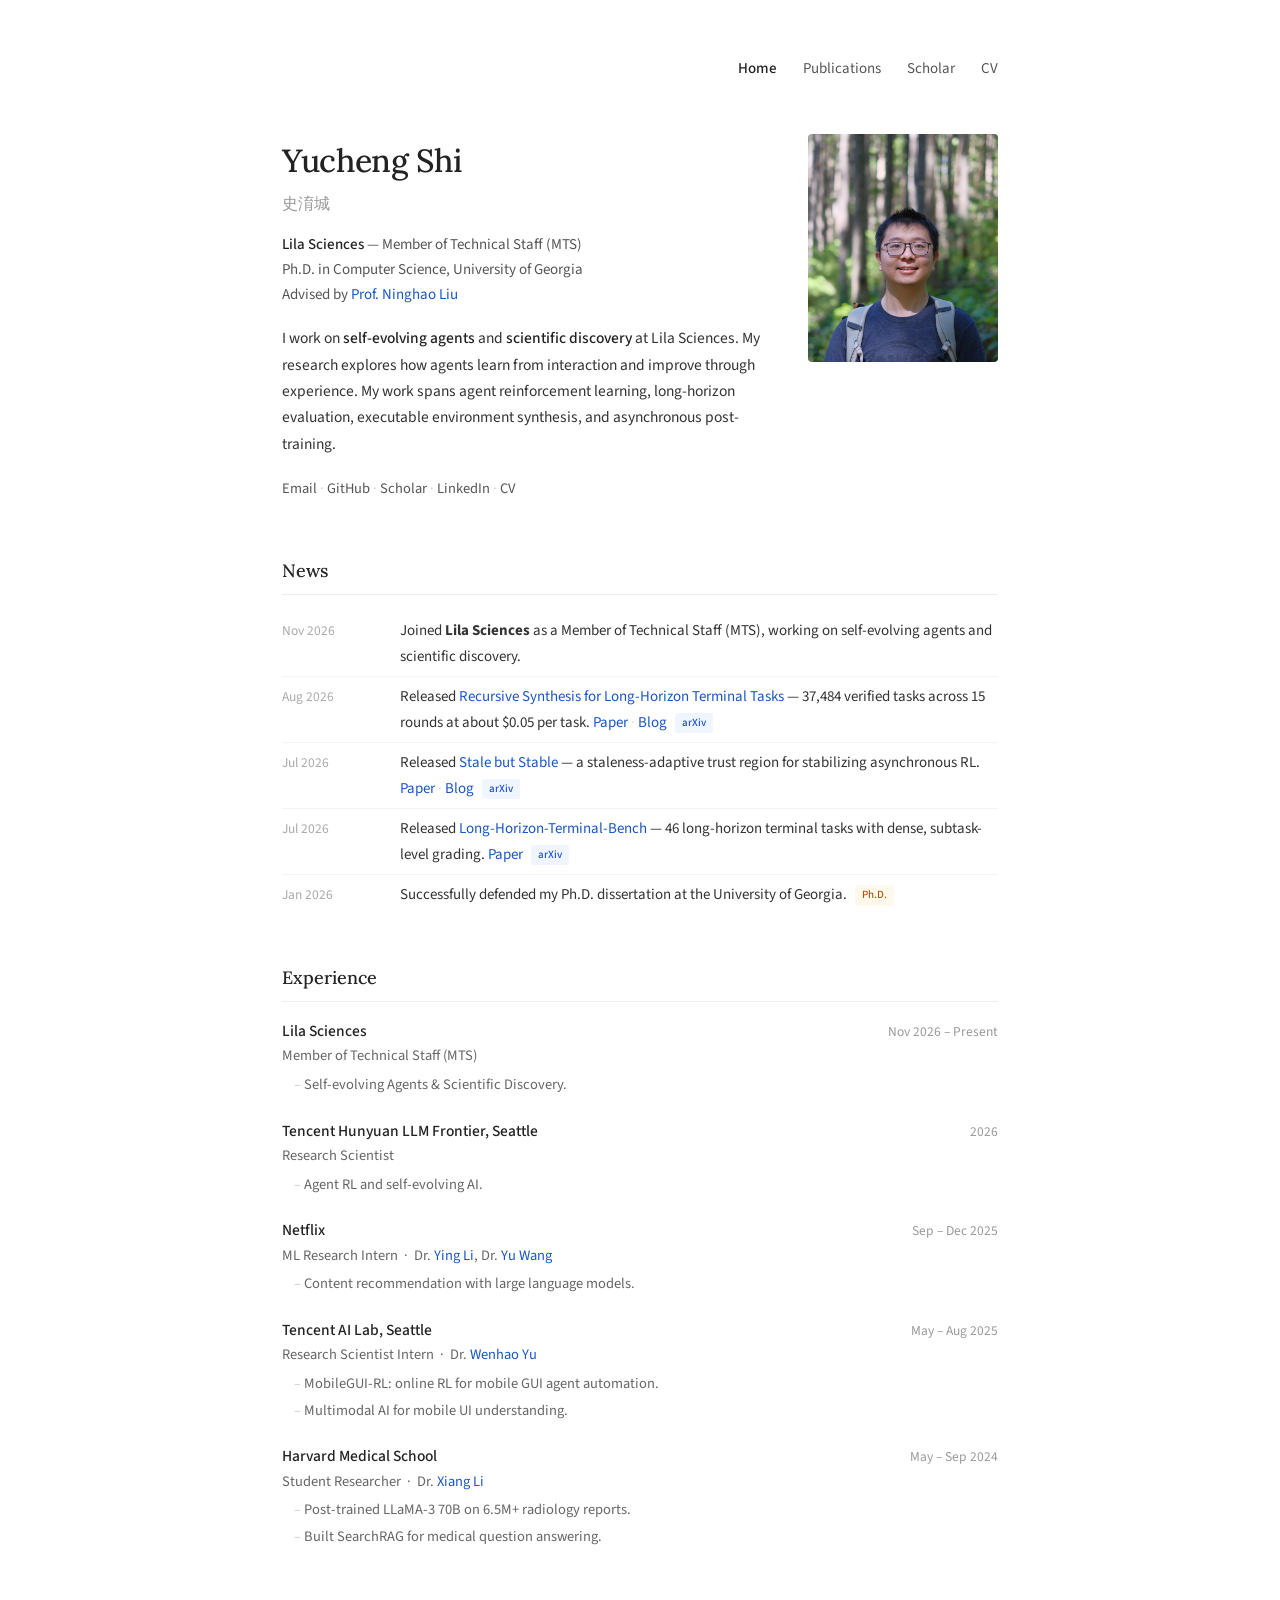
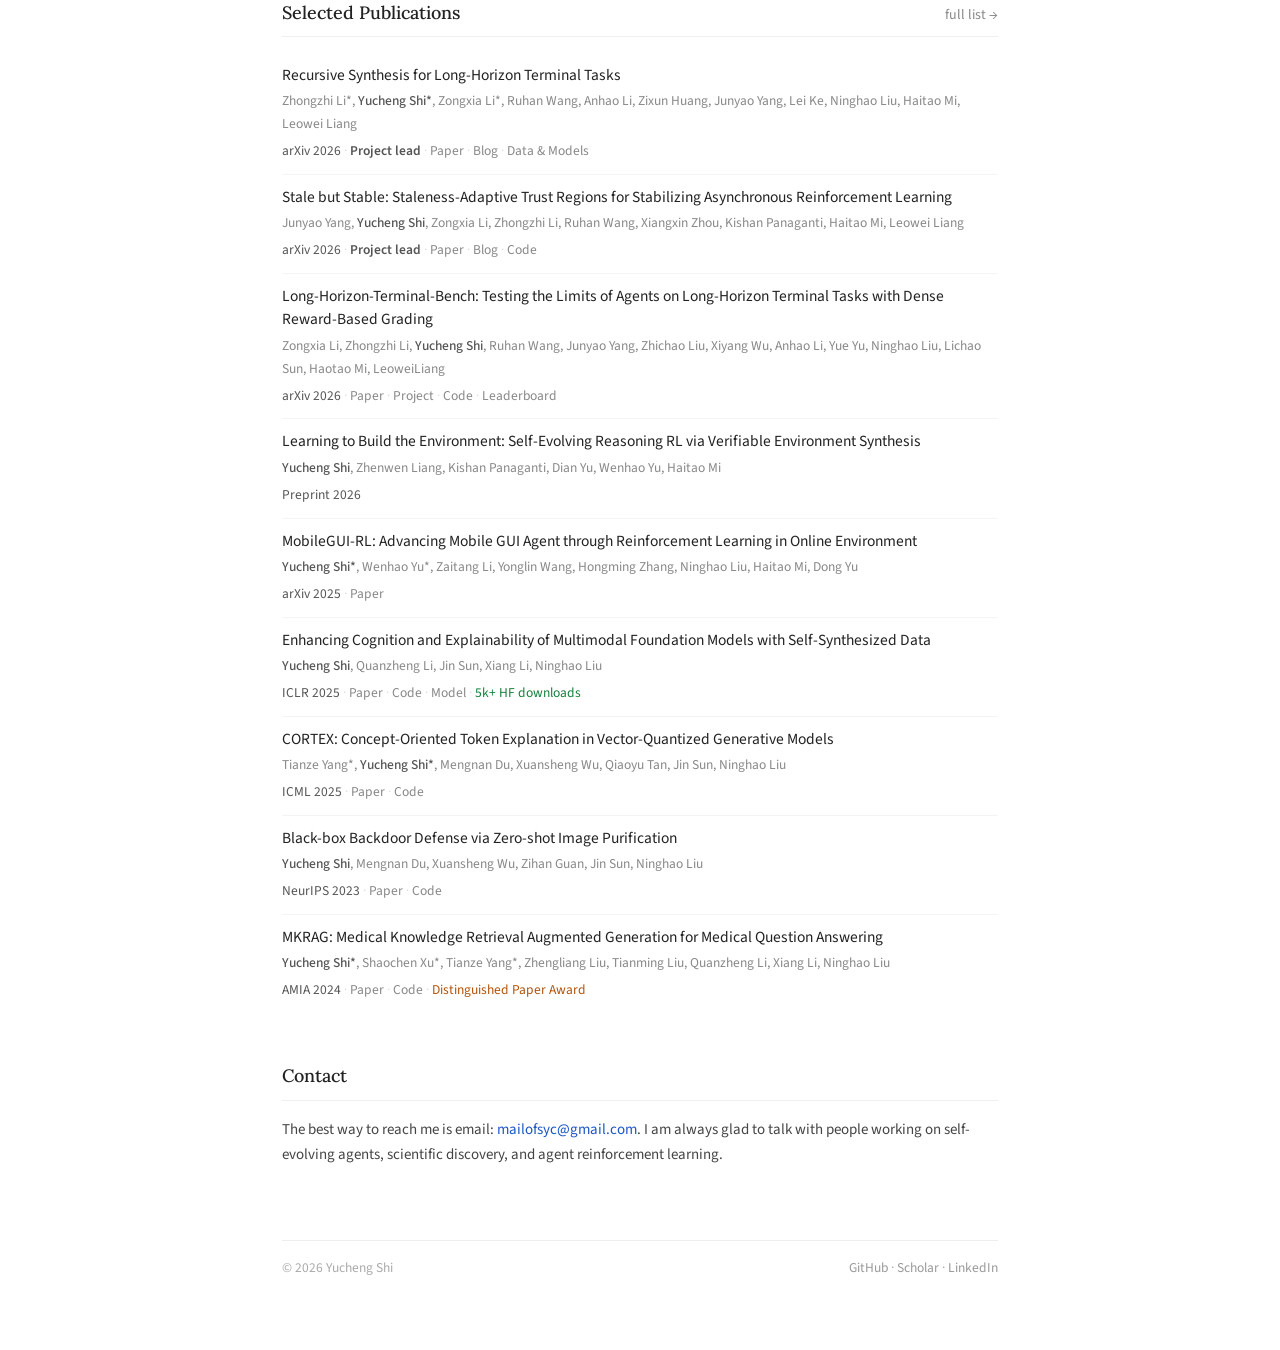
<file: index.html>
<!DOCTYPE html>
<html lang="en">
<head>
  <meta charset="UTF-8">
  <meta name="viewport" content="width=device-width, initial-scale=1.0">
  <title>Yucheng Shi</title>
  <meta name="description" content="Yucheng Shi is a Member of Technical Staff (MTS) at Lila Sciences, working on self-evolving agents and scientific discovery.">
  <link rel="canonical" href="https://sycny.github.io/">
  <meta property="og:type" content="website">
  <meta property="og:url" content="https://sycny.github.io/">
  <meta property="og:title" content="Yucheng Shi">
  <meta property="og:description" content="Member of Technical Staff (MTS) at Lila Sciences. Self-evolving Agents &amp; Scientific Discovery.">
  <meta property="og:image" content="https://sycny.github.io/images/yucheng-shi.jpg">
  <link rel="preconnect" href="https://fonts.googleapis.com">
  <link rel="preconnect" href="https://fonts.gstatic.com" crossorigin>
  <link href="https://fonts.googleapis.com/css2?family=Lora:ital,wght@0,400;0,500;1,400&amp;family=Source+Sans+3:wght@400;500;600&amp;display=swap" rel="stylesheet">
  <link rel="stylesheet" href="stylesheet.css">
</head>
<body>
<div class="page">

  <nav>
    <a href="index.html" aria-current="page">Home</a>
    <a href="publications.html">Publications</a>
    <a href="https://scholar.google.co.uk/citations?user=rIFRHvIAAAAJ" target="_blank" rel="noopener">Scholar</a>
    <a href="Yucheng_Shi_CV_2026.pdf" target="_blank">CV</a>
  </nav>

  <header class="profile">
    <div>
      <h1>Yucheng Shi</h1>
      <div class="name-zh" lang="zh-Hans">史淯城</div>
      <div class="affiliation">
        <strong>Lila Sciences</strong> — Member of Technical Staff (MTS)<br>
        Ph.D. in Computer Science, University of Georgia<br>
        Advised by <a href="https://ninghaohello.github.io/">Prof. Ninghao Liu</a>
      </div>
      <p class="bio">
        I work on <strong>self-evolving agents</strong> and <strong>scientific discovery</strong> at Lila Sciences.
        My research explores how agents learn from interaction and improve through experience.
        My work spans agent reinforcement learning, long-horizon evaluation,
        executable environment synthesis, and asynchronous post-training.
      </p>
      <div class="links">
        <a href="mailto:mailofsyc@gmail.com">Email</a>
        <span>·</span>
        <a href="https://github.com/sycny" target="_blank" rel="noopener">GitHub</a>
        <span>·</span>
        <a href="https://scholar.google.co.uk/citations?user=rIFRHvIAAAAJ" target="_blank" rel="noopener">Scholar</a>
        <span>·</span>
        <a href="https://www.linkedin.com/in/yucheng-shi/" target="_blank" rel="noopener">LinkedIn</a>
        <span>·</span>
        <a href="Yucheng_Shi_CV_2026.pdf" target="_blank">CV</a>
      </div>
    </div>
    <div class="photo-wrap">
      <img class="photo" src="images/yucheng-shi.jpg" alt="Yucheng Shi" width="720" height="864">
    </div>
  </header>

  <!-- NEWS -->
  <section>
    <h2>News</h2>
    <div class="news-row"><span class="news-date">Nov 2026</span><span>Joined <strong>Lila Sciences</strong> as a Member of Technical Staff (MTS), working on self-evolving agents and scientific discovery.</span></div>
    <div class="news-row"><span class="news-date">Aug 2026</span><span>Released <a href="https://zhongzhi660.github.io/recursive-verified-synthesis-site/">Recursive Synthesis for Long-Horizon Terminal Tasks</a> — 37,484 verified tasks across 15 rounds at about $0.05 per task. <a href="https://arxiv.org/abs/2608.05466">Paper</a> <span class="sep">·</span> <a href="https://zhongzhi660.github.io/recursive-verified-synthesis-site/">Blog</a> <span class="tag tag-paper">arXiv</span></span></div>
    <div class="news-row"><span class="news-date">Jul 2026</span><span>Released <a href="https://jyyang26.github.io/stable_async_analysis/">Stale but Stable</a> — a staleness-adaptive trust region for stabilizing asynchronous RL. <a href="https://arxiv.org/abs/2607.18722">Paper</a> <span class="sep">·</span> <a href="https://jyyang26.github.io/stable_async_analysis/">Blog</a> <span class="tag tag-paper">arXiv</span></span></div>
    <div class="news-row"><span class="news-date">Jul 2026</span><span>Released <a href="https://zli12321.github.io/LHTB/">Long-Horizon-Terminal-Bench</a> — 46 long-horizon terminal tasks with dense, subtask-level grading. <a href="https://arxiv.org/abs/2607.08964">Paper</a> <span class="tag tag-paper">arXiv</span></span></div>
    <div class="news-row"><span class="news-date">Jan 2026</span><span>Successfully defended my Ph.D. dissertation at the University of Georgia. <span class="tag tag-award">Ph.D.</span></span></div>
  </section>

  <!-- EXPERIENCE -->
  <section>
    <h2>Experience</h2>

    <div class="exp-item">
      <div class="exp-header">
        <span class="exp-company">Lila Sciences</span>
        <span class="exp-date">Nov 2026 – Present</span>
      </div>
      <div class="exp-role">Member of Technical Staff (MTS)</div>
      <ul class="exp-detail"><li>Self-evolving Agents &amp; Scientific Discovery.</li></ul>
    </div>

    <div class="exp-item">
      <div class="exp-header">
        <span class="exp-company">Tencent Hunyuan LLM Frontier, Seattle</span>
        <span class="exp-date">2026</span>
      </div>
      <div class="exp-role">Research Scientist</div>
      <ul class="exp-detail"><li>Agent RL and self-evolving AI.</li></ul>
    </div>

    <div class="exp-item">
      <div class="exp-header">
        <span class="exp-company">Netflix</span>
        <span class="exp-date">Sep – Dec 2025</span>
      </div>
      <div class="exp-role">ML Research Intern &nbsp;·&nbsp; Dr. <a href="https://www.linkedin.com/in/ying-li-94016850/">Ying Li</a>, Dr. <a href="https://scholar.google.com/citations?user=S-9e-WwAAAAJ">Yu Wang</a></div>
      <ul class="exp-detail"><li>Content recommendation with large language models.</li></ul>
    </div>

    <div class="exp-item">
      <div class="exp-header">
        <span class="exp-company">Tencent AI Lab, Seattle</span>
        <span class="exp-date">May – Aug 2025</span>
      </div>
      <div class="exp-role">Research Scientist Intern &nbsp;·&nbsp; Dr. <a href="https://wyu97.github.io/">Wenhao Yu</a></div>
      <ul class="exp-detail">
        <li>MobileGUI-RL: online RL for mobile GUI agent automation.</li>
        <li>Multimodal AI for mobile UI understanding.</li>
      </ul>
    </div>

    <div class="exp-item">
      <div class="exp-header">
        <span class="exp-company">Harvard Medical School</span>
        <span class="exp-date">May – Sep 2024</span>
      </div>
      <div class="exp-role">Student Researcher &nbsp;·&nbsp; Dr. <a href="https://xiangli-shaun.github.io/">Xiang Li</a></div>
      <ul class="exp-detail">
        <li>Post-trained LLaMA-3 70B on 6.5M+ radiology reports.</li>
        <li>Built SearchRAG for medical question answering.</li>
      </ul>
    </div>
  </section>

  <!-- SELECTED PUBLICATIONS -->
  <section>
    <h2>Selected Publications <a href="publications.html">full list →</a></h2>

    <div class="pub-item">
      <div class="pub-title">Recursive Synthesis for Long-Horizon Terminal Tasks</div>
      <div class="pub-authors">Zhongzhi Li*, <strong>Yucheng Shi*</strong>, Zongxia Li*, Ruhan Wang, Anhao Li, Zixun Huang, Junyao Yang, Lei Ke, Ninghao Liu, Haitao Mi, Leowei Liang</div>
      <div class="pub-meta"><em>arXiv 2026</em> <span class="sep">·</span> <span class="lead">Project lead</span> <span class="sep">·</span> <a href="https://arxiv.org/abs/2608.05466">Paper</a> <span class="sep">·</span> <a href="https://zhongzhi660.github.io/recursive-verified-synthesis-site/">Blog</a> <span class="sep">·</span> <a href="https://huggingface.co/collections/Zhongzhi1228/recursive-task-synthesis">Data &amp; Models</a></div>
    </div>

    <div class="pub-item">
      <div class="pub-title">Stale but Stable: Staleness-Adaptive Trust Regions for Stabilizing Asynchronous Reinforcement Learning</div>
      <div class="pub-authors">Junyao Yang, <strong>Yucheng Shi</strong>, Zongxia Li, Zhongzhi Li, Ruhan Wang, Xiangxin Zhou, Kishan Panaganti, Haitao Mi, Leowei Liang</div>
      <div class="pub-meta"><em>arXiv 2026</em> <span class="sep">·</span> <span class="lead">Project lead</span> <span class="sep">·</span> <a href="https://arxiv.org/abs/2607.18722">Paper</a> <span class="sep">·</span> <a href="https://jyyang26.github.io/stable_async_analysis/">Blog</a> <span class="sep">·</span> <a href="https://github.com/jyyang26/SAT">Code</a></div>
    </div>

    <div class="pub-item">
      <div class="pub-title">Long-Horizon-Terminal-Bench: Testing the Limits of Agents on Long-Horizon Terminal Tasks with Dense Reward-Based Grading</div>
      <div class="pub-authors">Zongxia Li, Zhongzhi Li, <strong>Yucheng Shi</strong>, Ruhan Wang, Junyao Yang, Zhichao Liu, Xiyang Wu, Anhao Li, Yue Yu, Ninghao Liu, Lichao Sun, Haotao Mi, LeoweiLiang</div>
      <div class="pub-meta"><em>arXiv 2026</em> <span class="sep">·</span> <a href="https://arxiv.org/abs/2607.08964">Paper</a> <span class="sep">·</span> <a href="https://zli12321.github.io/LHTB/">Project</a> <span class="sep">·</span> <a href="https://github.com/zli12321/LHTB">Code</a> <span class="sep">·</span> <a href="https://zli12321.github.io/LHTB/leaderboard.html">Leaderboard</a></div>
    </div>

    <div class="pub-item">
      <div class="pub-title">Learning to Build the Environment: Self-Evolving Reasoning RL via Verifiable Environment Synthesis</div>
      <div class="pub-authors"><strong>Yucheng Shi</strong>, Zhenwen Liang, Kishan Panaganti, Dian Yu, Wenhao Yu, Haitao Mi</div>
      <div class="pub-meta"><em>Preprint 2026</em></div>
    </div>

    <div class="pub-item">
      <div class="pub-title">MobileGUI-RL: Advancing Mobile GUI Agent through Reinforcement Learning in Online Environment</div>
      <div class="pub-authors"><strong>Yucheng Shi*</strong>, Wenhao Yu*, Zaitang Li, Yonglin Wang, Hongming Zhang, Ninghao Liu, Haitao Mi, Dong Yu</div>
      <div class="pub-meta"><em>arXiv 2025</em> <span class="sep">·</span> <a href="https://arxiv.org/abs/2507.05720">Paper</a></div>
    </div>

    <div class="pub-item">
      <div class="pub-title">Enhancing Cognition and Explainability of Multimodal Foundation Models with Self-Synthesized Data</div>
      <div class="pub-authors"><strong>Yucheng Shi</strong>, Quanzheng Li, Jin Sun, Xiang Li, Ninghao Liu</div>
      <div class="pub-meta"><em>ICLR 2025</em> <span class="sep">·</span> <a href="https://openreview.net/forum?id=lHbLpwbEyt">Paper</a> <span class="sep">·</span> <a href="https://github.com/sycny/SelfSynthX">Code</a> <span class="sep">·</span> <a href="https://huggingface.co/YuchengShi">Model</a> <span class="sep">·</span> <span class="downloads">5k+ HF downloads</span></div>
    </div>

    <div class="pub-item">
      <div class="pub-title">CORTEX: Concept-Oriented Token Explanation in Vector-Quantized Generative Models</div>
      <div class="pub-authors">Tianze Yang*, <strong>Yucheng Shi*</strong>, Mengnan Du, Xuansheng Wu, Qiaoyu Tan, Jin Sun, Ninghao Liu</div>
      <div class="pub-meta"><em>ICML 2025</em> <span class="sep">·</span> <a href="https://arxiv.org/abs/2506.00698">Paper</a> <span class="sep">·</span> <a href="https://github.com/YangTianze009/CORTEX">Code</a></div>
    </div>

    <div class="pub-item">
      <div class="pub-title">Black-box Backdoor Defense via Zero-shot Image Purification</div>
      <div class="pub-authors"><strong>Yucheng Shi</strong>, Mengnan Du, Xuansheng Wu, Zihan Guan, Jin Sun, Ninghao Liu</div>
      <div class="pub-meta"><em>NeurIPS 2023</em> <span class="sep">·</span> <a href="https://arxiv.org/abs/2303.12175">Paper</a> <span class="sep">·</span> <a href="https://github.com/sycny/ZIP">Code</a></div>
    </div>

    <div class="pub-item">
      <div class="pub-title">MKRAG: Medical Knowledge Retrieval Augmented Generation for Medical Question Answering</div>
      <div class="pub-authors"><strong>Yucheng Shi*</strong>, Shaochen Xu*, Tianze Yang*, Zhengliang Liu, Tianming Liu, Quanzheng Li, Xiang Li, Ninghao Liu</div>
      <div class="pub-meta"><em>AMIA 2024</em> <span class="sep">·</span> <a href="https://arxiv.org/abs/2309.16035">Paper</a> <span class="sep">·</span> <a href="https://github.com/sycny/MKRAG">Code</a> <span class="sep">·</span> <span class="award">Distinguished Paper Award</span></div>
    </div>
  </section>

  <!-- CONTACT -->
  <section>
    <h2>Contact</h2>
    <p class="contact-note">
      The best way to reach me is email: <a href="mailto:mailofsyc@gmail.com">mailofsyc@gmail.com</a>.
      I am always glad to talk with people working on self-evolving agents, scientific discovery,
      and agent reinforcement learning.
    </p>
  </section>

  <footer>
    <span>© 2026 Yucheng Shi</span>
    <span>
      <a href="https://github.com/sycny" target="_blank" rel="noopener">GitHub</a> ·
      <a href="https://scholar.google.co.uk/citations?user=rIFRHvIAAAAJ" target="_blank" rel="noopener">Scholar</a> ·
      <a href="https://www.linkedin.com/in/yucheng-shi/" target="_blank" rel="noopener">LinkedIn</a>
    </span>
  </footer>

</div>
</body>
</html>
</file>
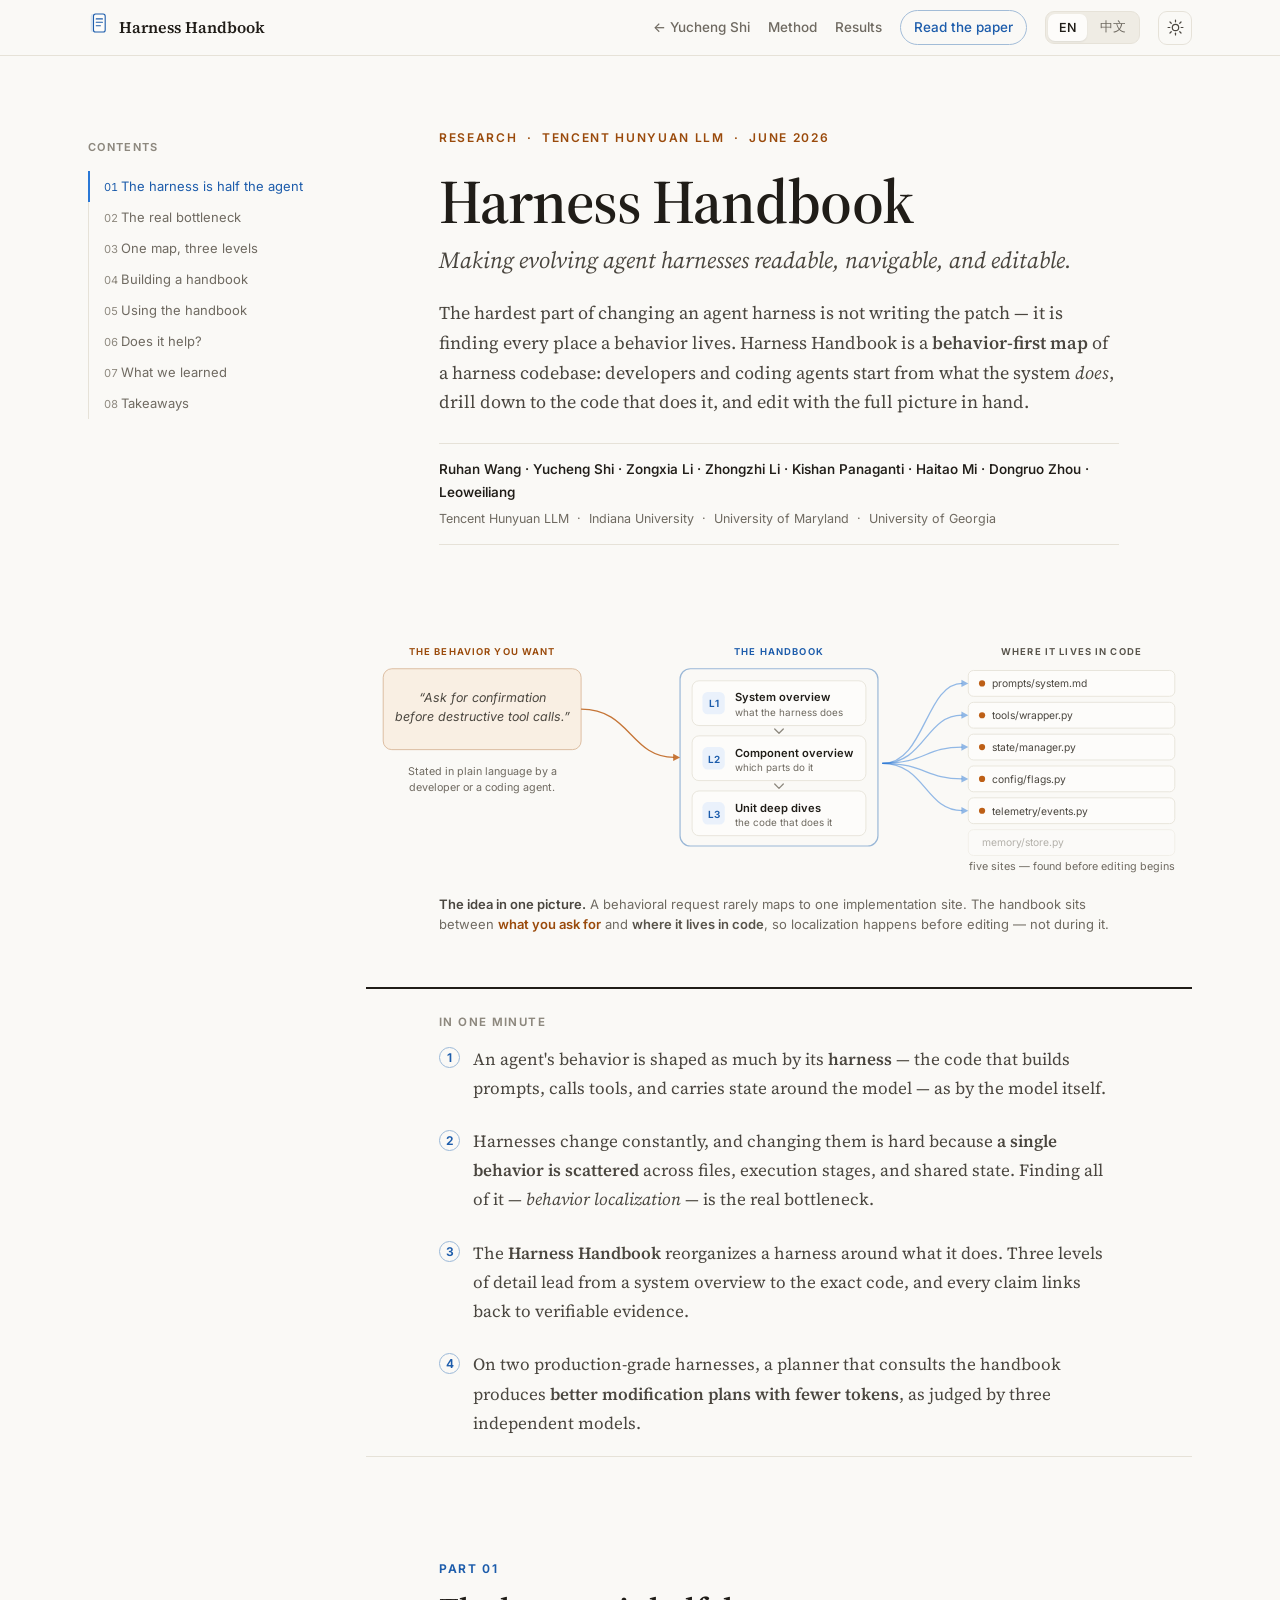
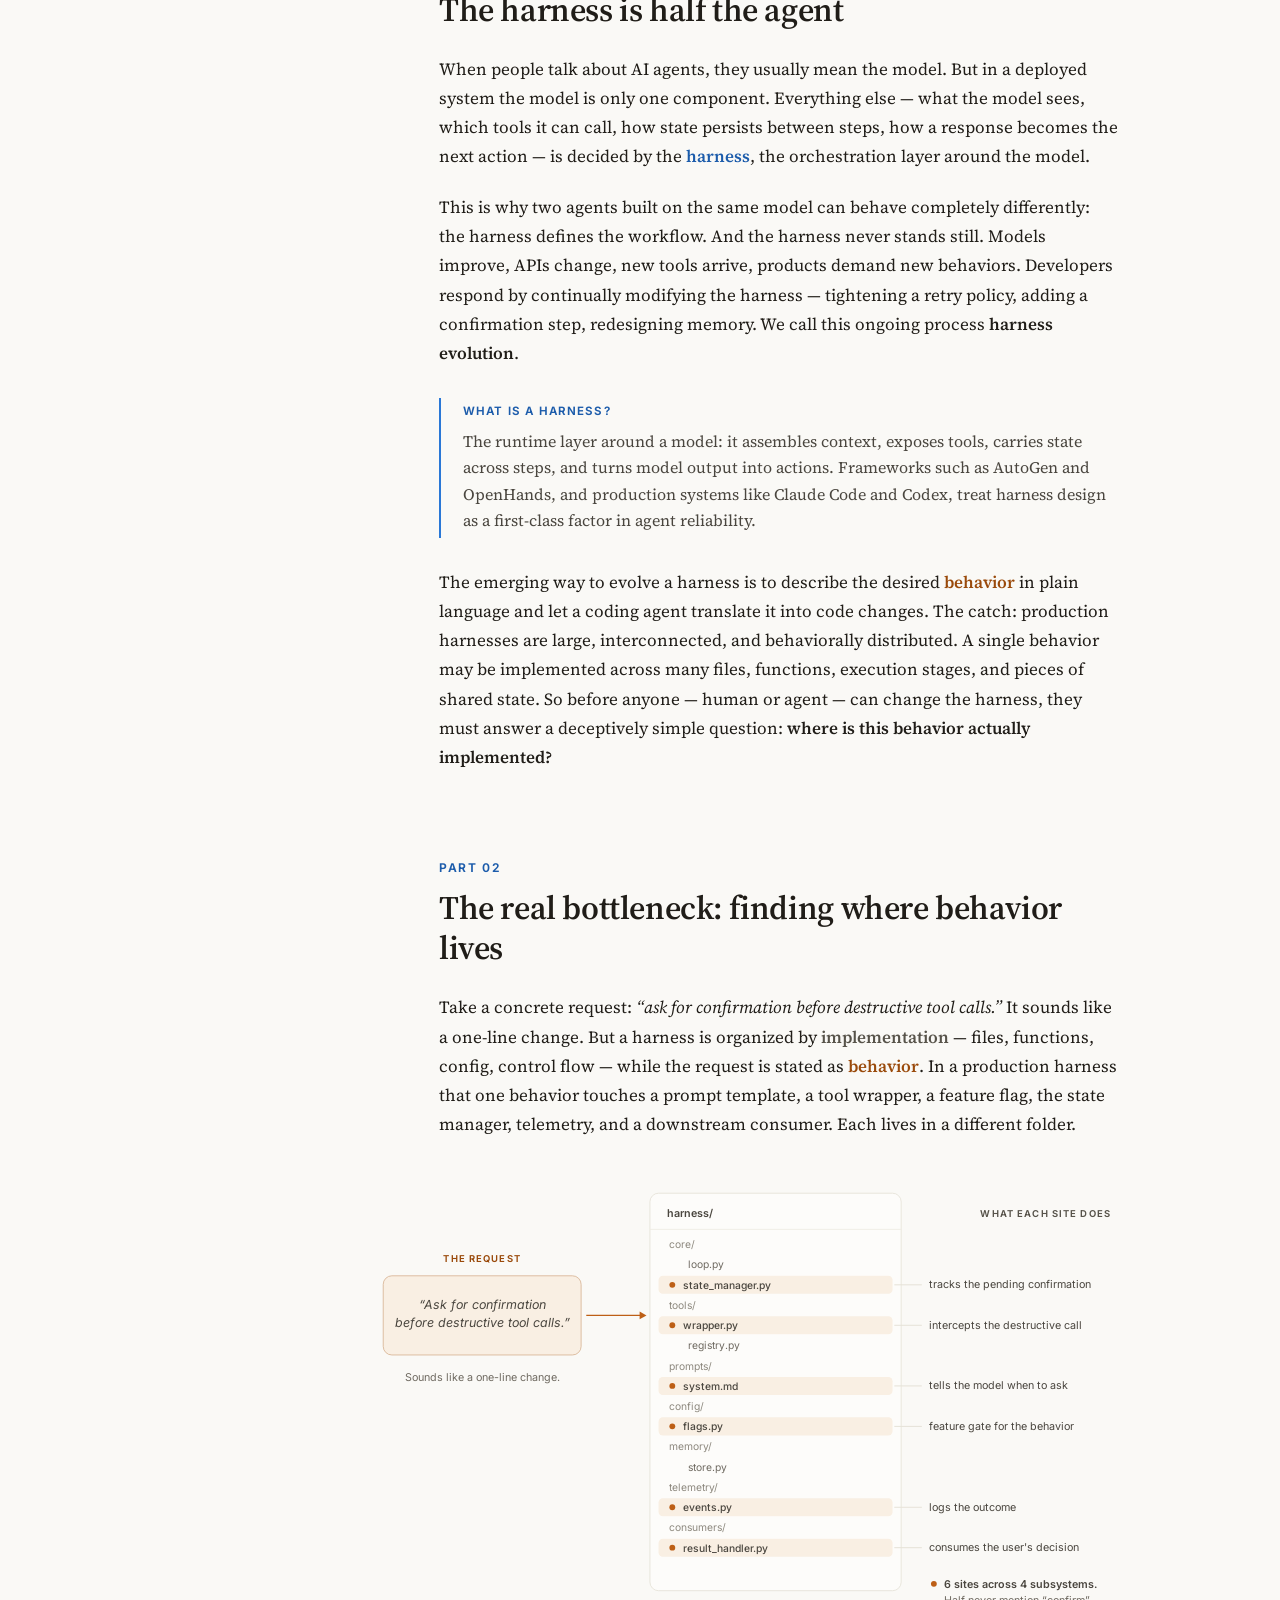
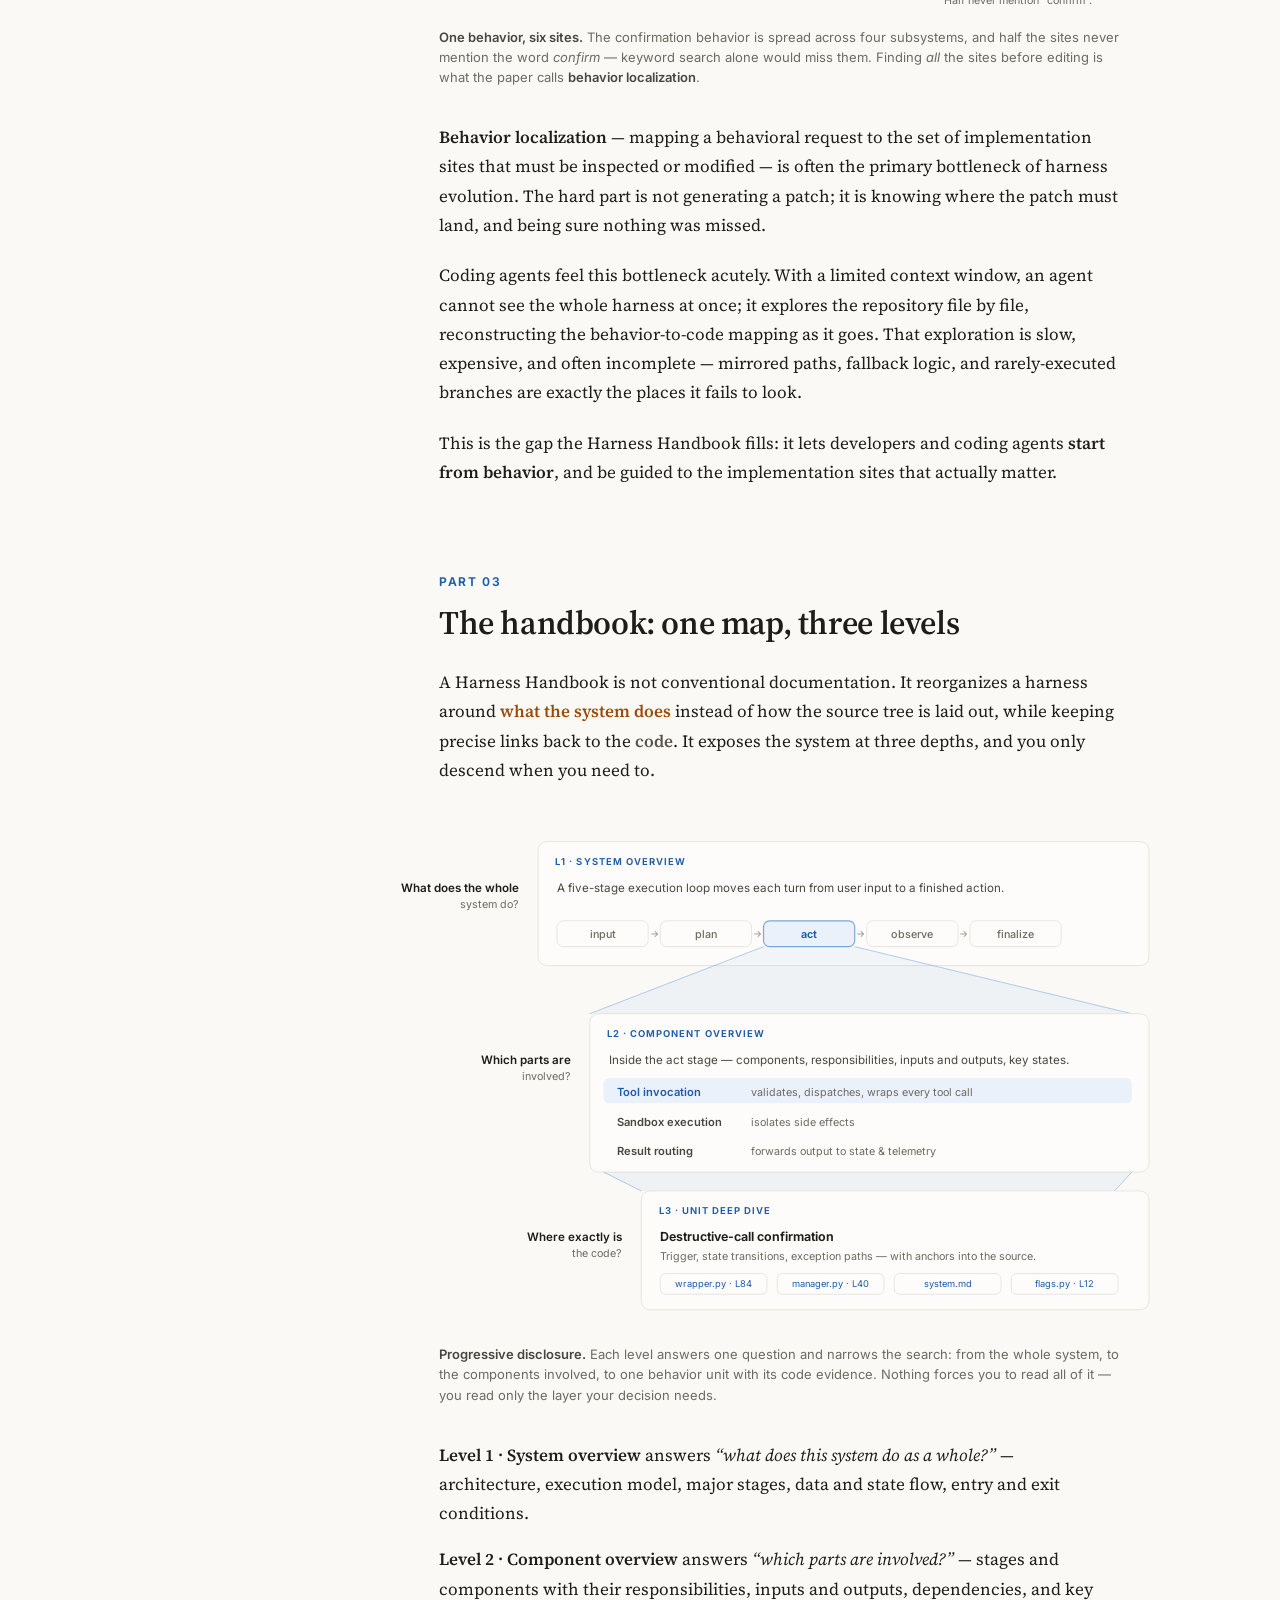
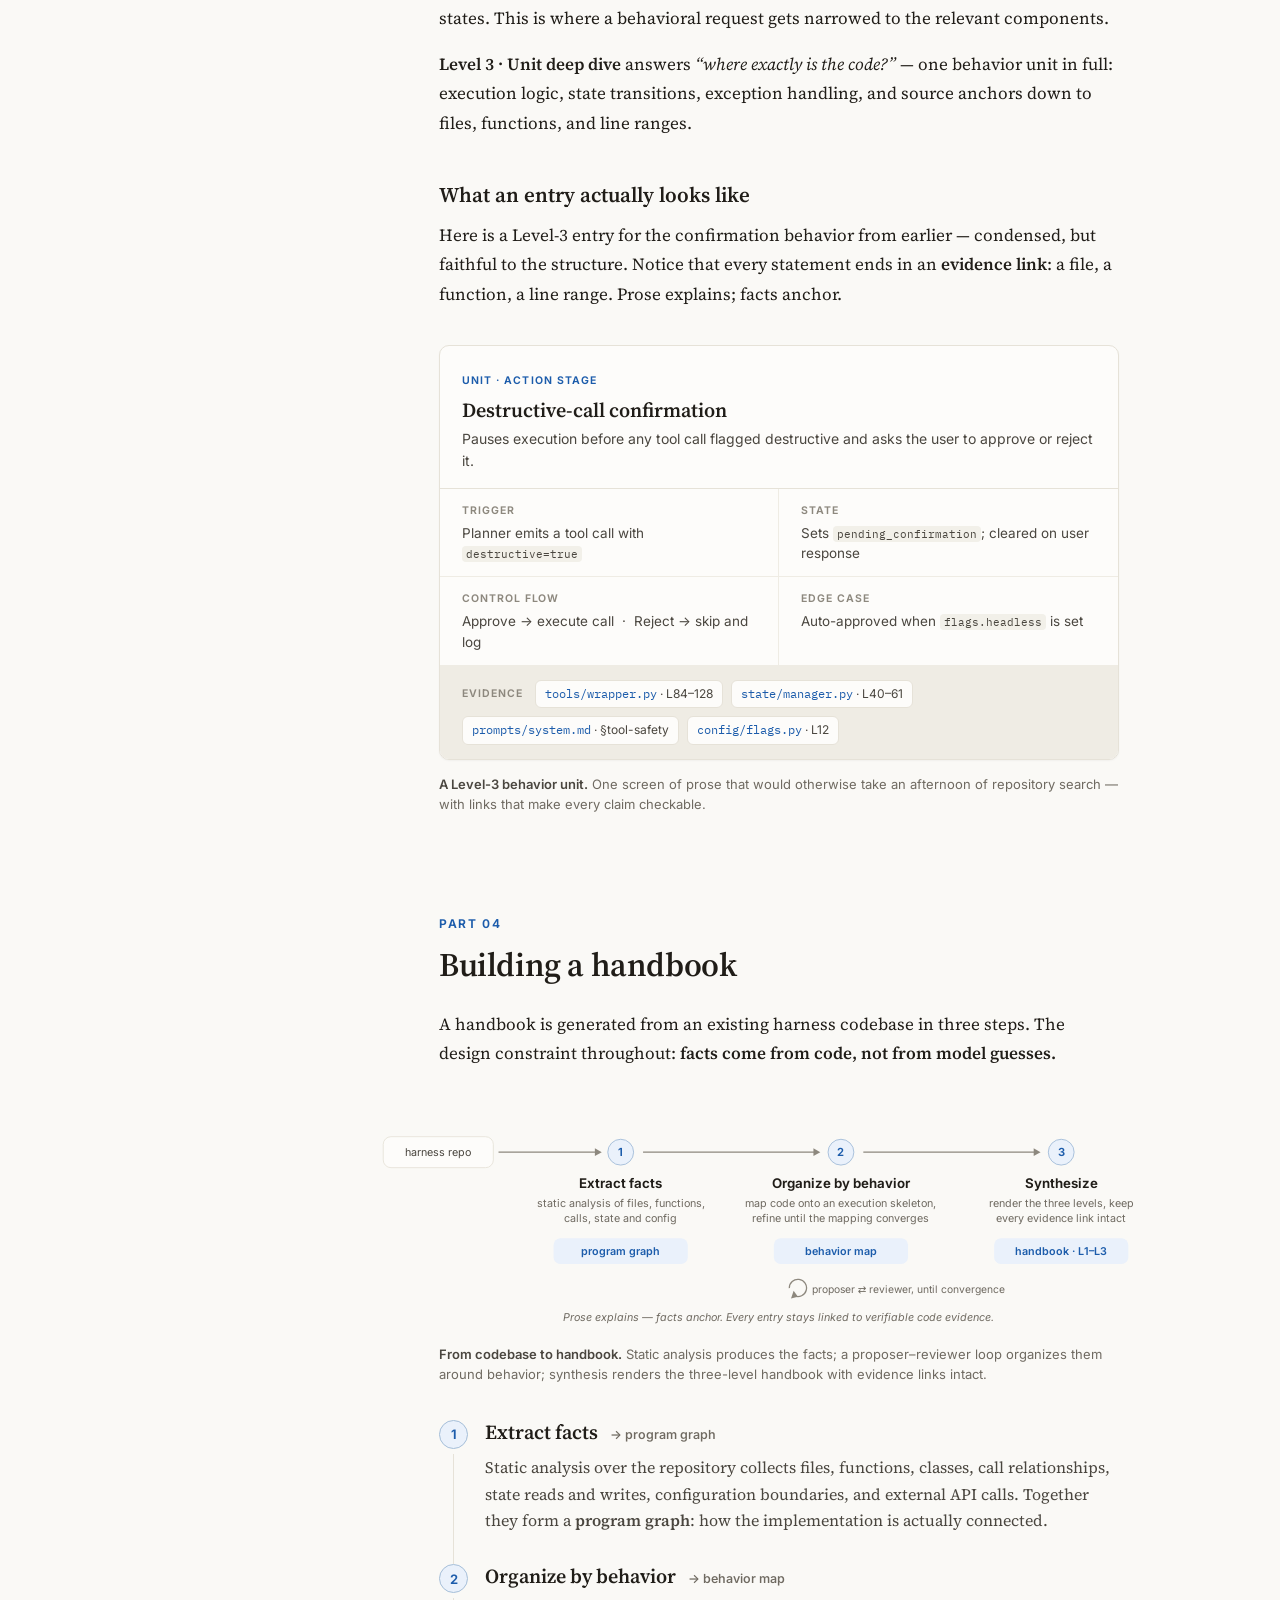
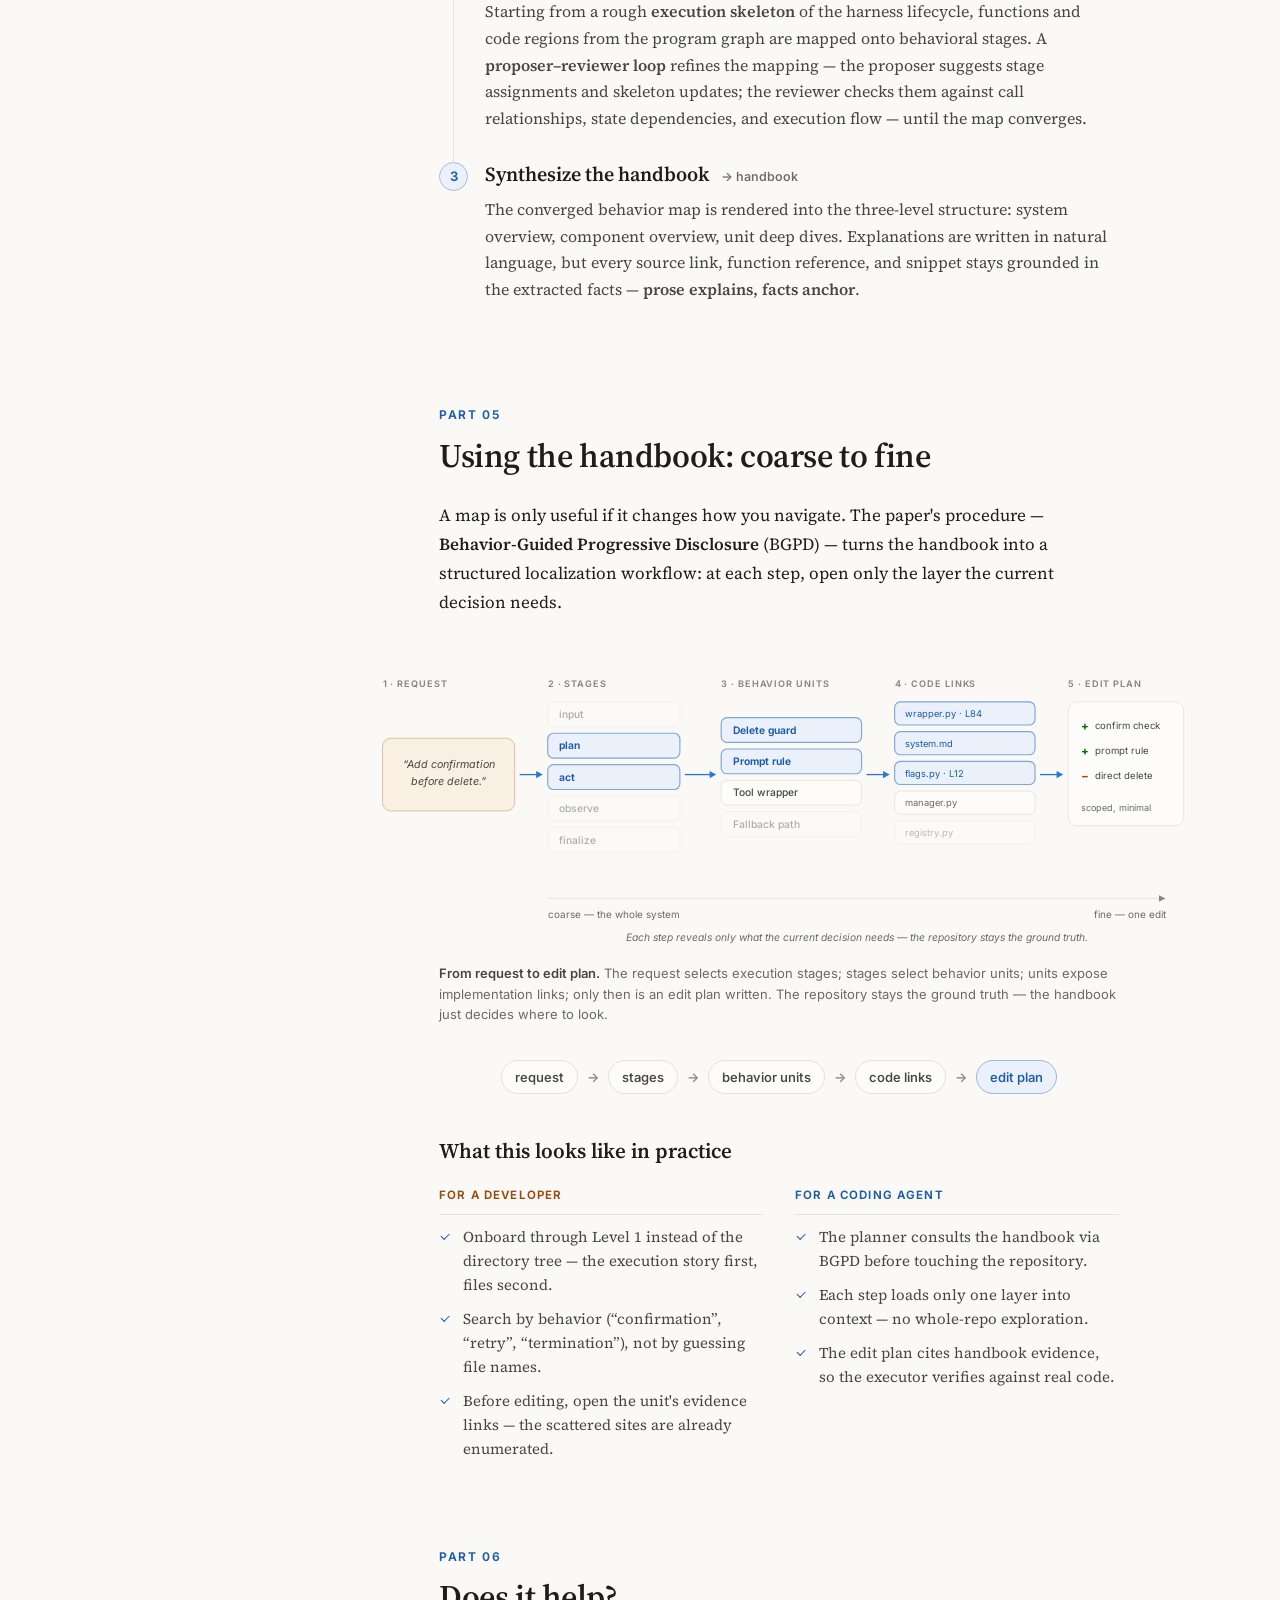
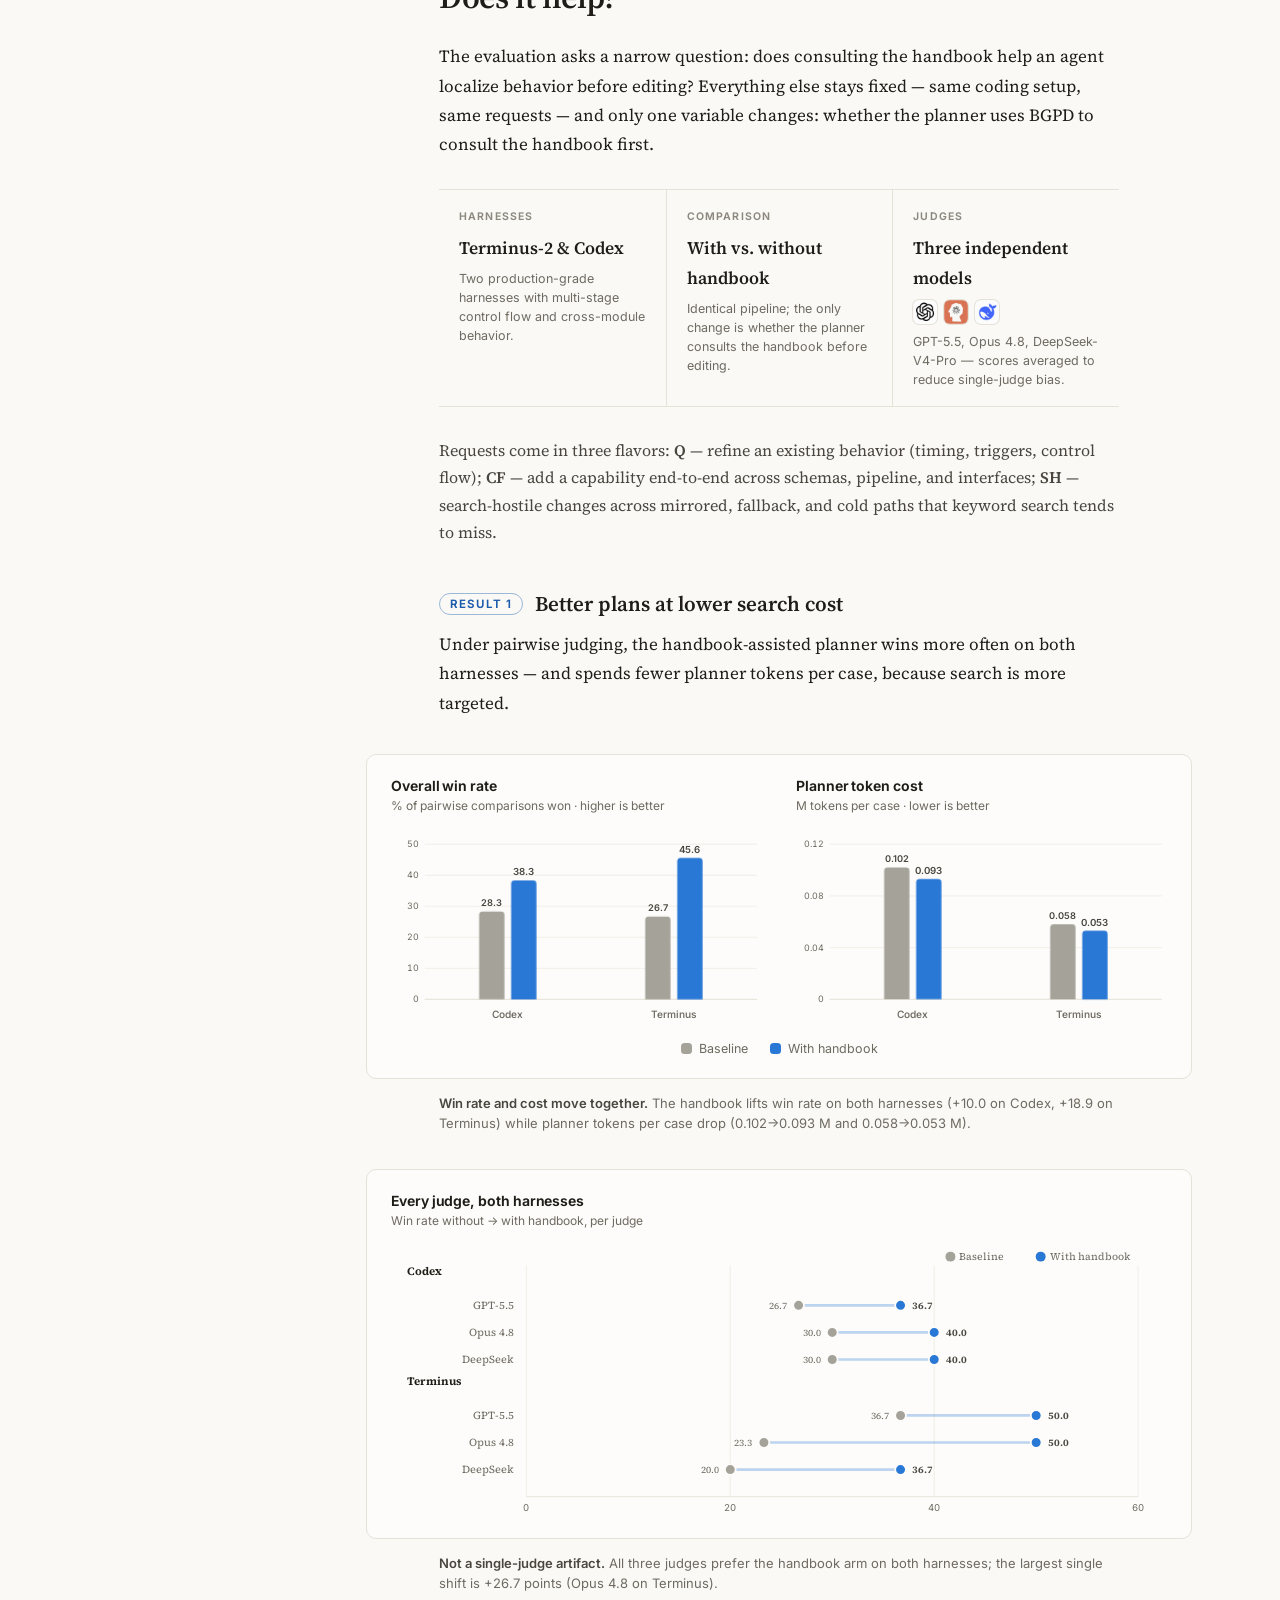
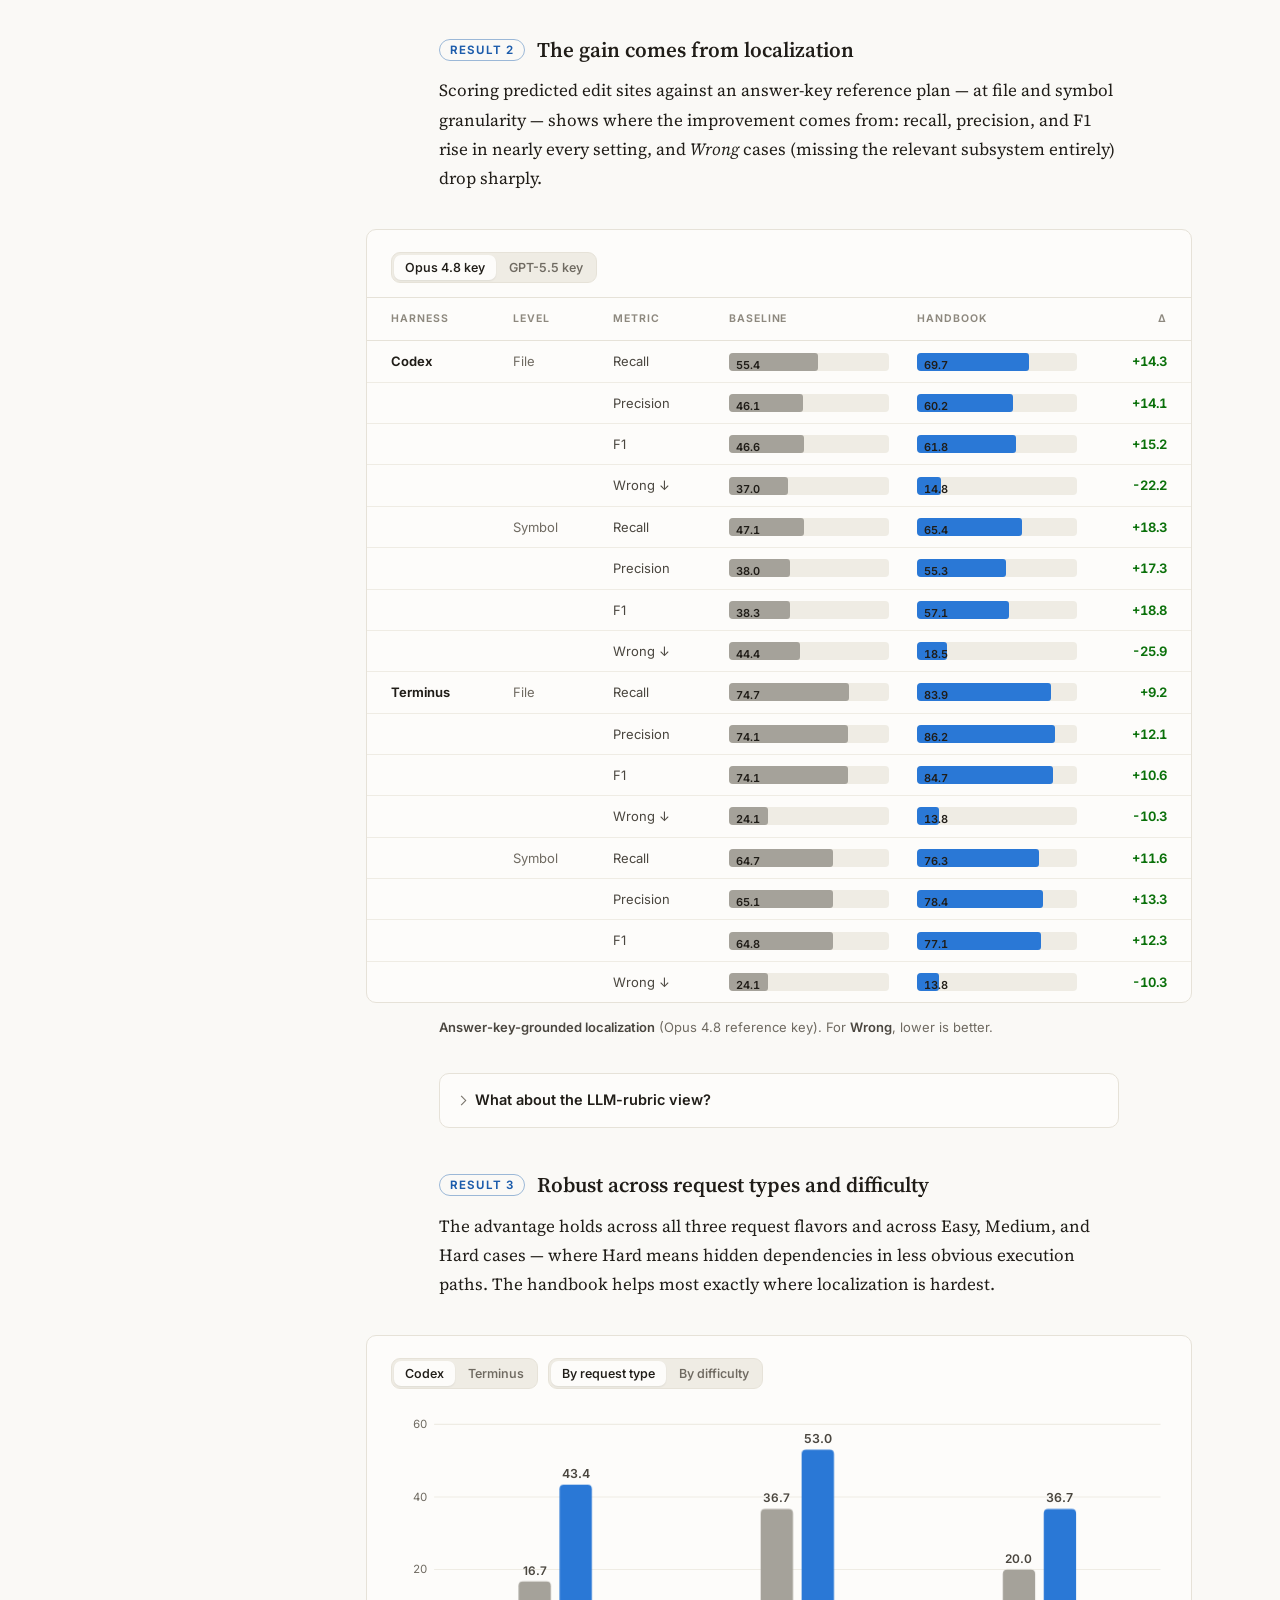
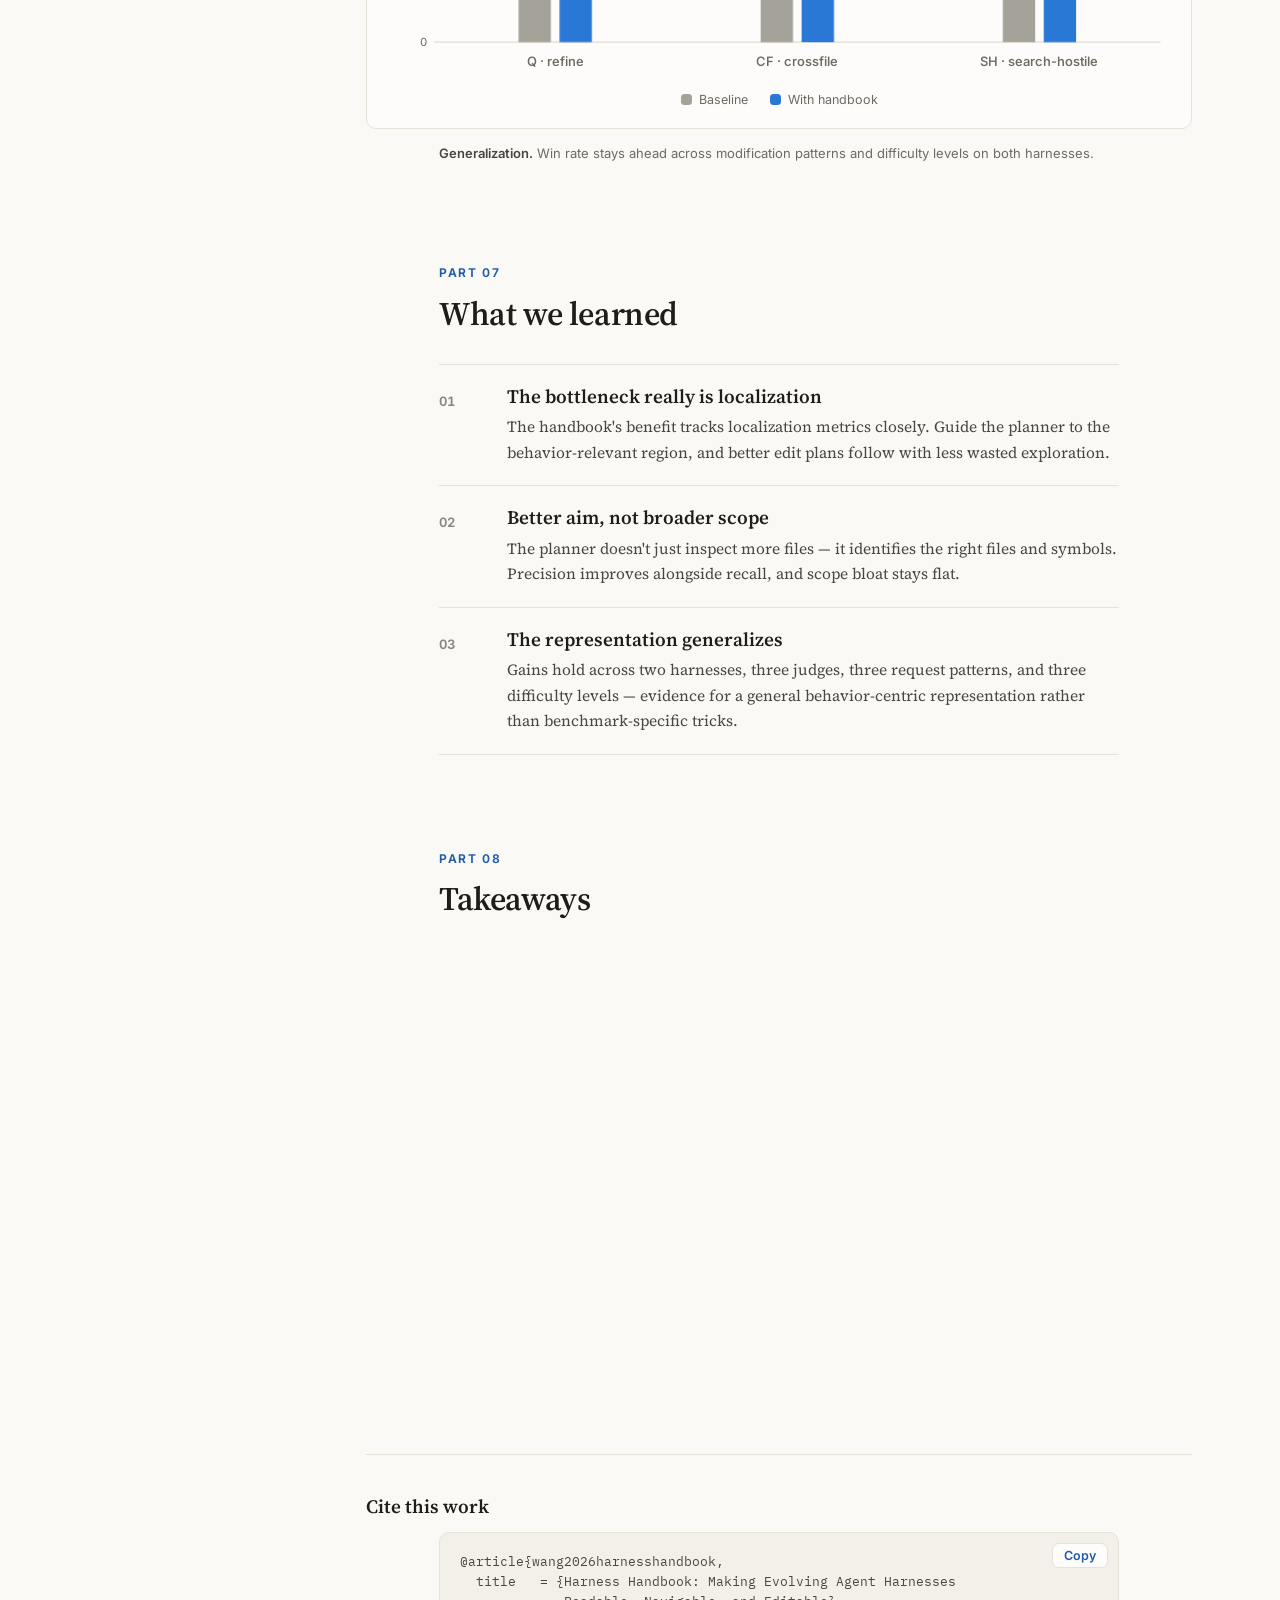
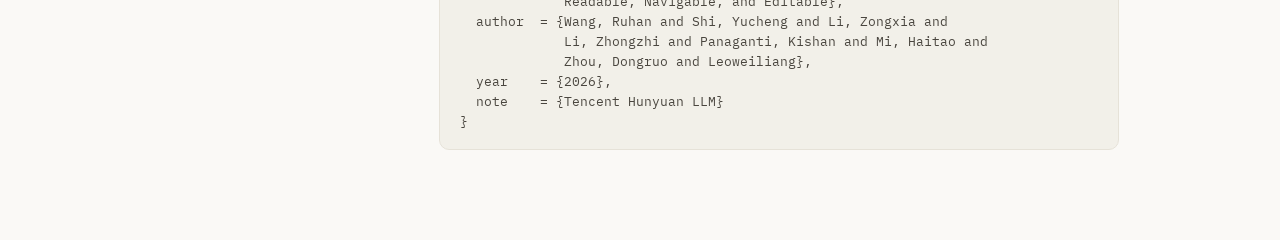
<file: writing/harness-handbook/index.html>
<!DOCTYPE html>
<html lang="en">
<head>
  <meta charset="utf-8" />
  <meta name="viewport" content="width=device-width, initial-scale=1.0" />
  <title>Harness Handbook — Making Evolving Agent Harnesses Readable, Navigable &amp; Editable</title>
  <meta name="description" content="A behavior-first map of an agent-harness codebase. Harness Handbook lets developers and coding agents locate a behavior, read the code evidence, and edit with confidence." />

  <!-- Fonts: Source Serif 4 (display + body), Inter (UI, captions, figures), IBM Plex Mono (code) -->
  <link rel="preconnect" href="https://fonts.googleapis.com" />
  <link rel="preconnect" href="https://fonts.gstatic.com" crossorigin />
  <link href="https://fonts.googleapis.com/css2?family=Source+Serif+4:ital,opsz,wght@0,8..60,400;0,8..60,500;0,8..60,600;0,8..60,700;1,8..60,400&amp;family=Inter:wght@400;500;600;700&amp;family=IBM+Plex+Mono:wght@400;500&amp;family=Noto+Sans+SC:wght@400;500;700&amp;display=swap" rel="stylesheet" />

  <link rel="icon" type="image/svg+xml" href="assets/icons/book-mark.svg" />
  <link rel="stylesheet" href="style.css" />
</head>
<body>
  <div class="progress-bar" id="progress-bar" aria-hidden="true"></div>

  <!-- ============================================================= -->
  <!-- Top navigation                                                -->
  <!-- ============================================================= -->
  <header class="topbar" id="topbar">
    <div class="topbar__inner">
      <a class="topbar__brand" href="#top">
        <span class="brand-mark" aria-hidden="true">
          <svg viewBox="0 0 32 32" width="22" height="22" fill="none">
            <rect x="4" y="3" width="17" height="26" rx="3" class="bm-cover"/>
            <rect x="8" y="3" width="17" height="26" rx="3" class="bm-page"/>
            <line x1="12" y1="10" x2="21" y2="10" class="bm-line"/>
            <line x1="12" y1="15" x2="21" y2="15" class="bm-line"/>
            <line x1="12" y1="20" x2="18" y2="20" class="bm-line"/>
          </svg>
        </span>
        <span class="brand-text" data-i18n-text="brand.text">Harness&nbsp;Handbook</span>
      </a>
      <nav class="topbar__nav">
        <a href="../../" class="topbar__link">← Yucheng Shi</a>
        <a href="#method" class="topbar__link" data-i18n-text="nav.method">Method</a>
        <a href="#results" class="topbar__link" data-i18n-text="nav.results">Results</a>
        <a href="#paper" class="topbar__link topbar__link--cta" data-i18n-text="nav.paper">Read the paper</a>
        <div class="seg seg--lang" id="lang-switch" role="tablist" aria-label="Language">
          <button class="seg__btn is-active" data-lang="en" data-i18n-text="lang.en">EN</button>
          <button class="seg__btn" data-lang="zh" data-i18n-text="lang.zh">中文</button>
        </div>
        <button id="theme-toggle" class="icon-btn" aria-label="Toggle dark mode" title="Toggle theme" data-i18n-aria="theme.toggle">
          <svg class="icon-sun" viewBox="0 0 24 24" width="17" height="17"><circle cx="12" cy="12" r="4.5"/><g><line x1="12" y1="1.5" x2="12" y2="4"/><line x1="12" y1="20" x2="12" y2="22.5"/><line x1="1.5" y1="12" x2="4" y2="12"/><line x1="20" y1="12" x2="22.5" y2="12"/><line x1="4.2" y1="4.2" x2="6" y2="6"/><line x1="18" y1="18" x2="19.8" y2="19.8"/><line x1="19.8" y1="4.2" x2="18" y2="6"/><line x1="6" y1="18" x2="4.2" y2="19.8"/></g></svg>
          <svg class="icon-moon" viewBox="0 0 24 24" width="17" height="17"><path d="M20 14.5A8 8 0 1 1 9.5 4a6.5 6.5 0 0 0 10.5 10.5Z"/></svg>
        </button>
      </nav>
    </div>
  </header>

  <span id="top"></span>

  <div class="layout">

    <!-- ---------- Table of Contents (sticky sidebar) ---------- -->
    <aside class="toc" id="toc" aria-label="Table of contents">
      <p class="toc__title" data-i18n-text="toc.title">Contents</p>
      <nav class="toc__nav">
        <a href="#motivation" class="toc__item" data-i18n-text="toc.1">The harness is half the agent</a>
        <a href="#bottleneck" class="toc__item" data-i18n-text="toc.2">The real bottleneck</a>
        <a href="#method" class="toc__item" data-i18n-text="toc.3">One map, three levels</a>
        <a href="#construction" class="toc__item" data-i18n-text="toc.4">Building a handbook</a>
        <a href="#bgpd" class="toc__item" data-i18n-text="toc.5">Using the handbook</a>
        <a href="#results" class="toc__item" data-i18n-text="toc.6">Does it help?</a>
        <a href="#insights" class="toc__item" data-i18n-text="toc.7">What we learned</a>
        <a href="#takeaways" class="toc__item" data-i18n-text="toc.8">Takeaways</a>
      </nav>
    </aside>

    <!-- ---------- Main article ---------- -->
    <main class="article">

      <!-- ========================================================= -->
      <!-- HERO — Source: paper title, author block, abstract        -->
      <!-- ========================================================= -->
      <section class="hero" id="hero">
        <p class="hero__kicker" data-i18n="hero.kicker">Research &nbsp;·&nbsp; Tencent Hunyuan LLM &nbsp;·&nbsp; June 2026</p>

        <h1 class="hero__title" data-i18n-text="hero.title">Harness Handbook</h1>
        <p class="hero__dek" data-i18n-text="hero.dek">Making evolving agent harnesses readable, navigable, and editable.</p>

        <p class="hero__subtitle" data-i18n="hero.subtitle">
          The hardest part of changing an agent harness is not writing the patch — it is finding
          every place a behavior lives. Harness Handbook is a <b>behavior-first map</b> of a harness
          codebase: developers and coding agents start from what the system <em>does</em>, drill down
          to the code that does it, and edit with the full picture in hand.
        </p>

        <div class="hero__byline">
          <p class="authors" data-i18n="hero.authors">
            Ruhan Wang · Yucheng Shi · Zongxia Li · Zhongzhi Li ·
            Kishan Panaganti · Haitao Mi · Dongruo Zhou · Leoweiliang
          </p>
          <p class="affils" data-i18n="hero.affils">
            Tencent Hunyuan LLM &nbsp;·&nbsp; Indiana University &nbsp;·&nbsp;
            University of Maryland &nbsp;·&nbsp; University of Georgia
          </p>
        </div>

        <figure class="hero__figure">
          <div id="hero-illustration" class="illustration illustration--hero"></div>
          <figcaption data-i18n="hero.figcap">
            <b>The idea in one picture.</b> A behavioral request rarely maps to one implementation
            site. The handbook sits between <span class="u-b">what you ask for</span> and
            <span class="u-i">where it lives in code</span>, so localization happens before editing —
            not during it.
          </figcaption>
        </figure>
      </section>

      <!-- ========================================================= -->
      <!-- TL;DR                                                     -->
      <!-- ========================================================= -->
      <section class="tldr" aria-label="Summary">
        <h2 class="tldr__kicker" data-i18n-text="tldr.kicker">In one minute</h2>
        <ol class="tldr__list">
          <li data-i18n="tldr.1">
            An agent's behavior is shaped as much by its <b>harness</b> — the code that builds prompts,
            calls tools, and carries state around the model — as by the model itself.
          </li>
          <li data-i18n="tldr.2">
            Harnesses change constantly, and changing them is hard because <b>a single behavior is
            scattered</b> across files, execution stages, and shared state. Finding all of it —
            <i>behavior localization</i> — is the real bottleneck.
          </li>
          <li data-i18n="tldr.3">
            The <b>Harness Handbook</b> reorganizes a harness around what it does. Three levels of
            detail lead from a system overview to the exact code, and every claim links back to
            verifiable evidence.
          </li>
          <li data-i18n="tldr.4">
            On two production-grade harnesses, a planner that consults the handbook produces
            <b>better modification plans with fewer tokens</b>, as judged by three independent models.
          </li>
        </ol>
      </section>

      <!-- ========================================================= -->
      <!-- 01 · MOTIVATION — Source: Introduction, Related Work      -->
      <!-- ========================================================= -->
      <section class="section" id="motivation">
        <p class="section__num" data-i18n-text="s01.num">Part 01</p>
        <h2 class="section__title" data-i18n-text="s01.title">The harness is half the agent</h2>

        <p data-i18n="s01.p1">
          When people talk about AI agents, they usually mean the model. But in a deployed system the
          model is only one component. Everything else — what the model sees, which tools it can call,
          how state persists between steps, how a response becomes the next action — is decided by the
          <span class="u-h">harness</span>, the orchestration layer around the model.
        </p>

        <p data-i18n="s01.p2">
          This is why two agents built on the same model can behave completely differently: the harness
          defines the workflow. And the harness never stands still. Models improve, APIs change, new
          tools arrive, products demand new behaviors. Developers respond by continually modifying the
          harness — tightening a retry policy, adding a confirmation step, redesigning memory. We call
          this ongoing process <b>harness evolution</b>.
        </p>

        <aside class="note">
          <p class="note__label" data-i18n-text="s01.note.label">What is a harness?</p>
          <p data-i18n="s01.note.p">
            The runtime layer around a model: it assembles context, exposes tools, carries state across
            steps, and turns model output into actions. Frameworks such as AutoGen and OpenHands, and
            production systems like Claude Code and Codex, treat harness design as a first-class factor
            in agent reliability.
          </p>
        </aside>

        <p data-i18n="s01.p3">
          The emerging way to evolve a harness is to describe the desired <span class="u-b">behavior</span>
          in plain language and let a coding agent translate it into code changes. The catch: production
          harnesses are large, interconnected, and behaviorally distributed. A single behavior may be
          implemented across many files, functions, execution stages, and pieces of shared state. So
          before anyone — human or agent — can change the harness, they must answer a deceptively simple
          question: <b data-i18n-text="s01.q">where is this behavior actually implemented?</b>
        </p>
      </section>

      <!-- ========================================================= -->
      <!-- 02 · BOTTLENECK — Source: Introduction, Related Work      -->
      <!-- ========================================================= -->
      <section class="section" id="bottleneck">
        <p class="section__num" data-i18n-text="s02.num">Part 02</p>
        <h2 class="section__title" data-i18n-text="s02.title">The real bottleneck: finding where behavior lives</h2>

        <p data-i18n="s02.p1">
          Take a concrete request: <i>“ask for confirmation before destructive tool calls.”</i>
          It sounds like a one-line change. But a harness is organized by
          <span class="u-i">implementation</span> — files, functions, config, control flow — while the
          request is stated as <span class="u-b">behavior</span>. In a production harness that one
          behavior touches a prompt template, a tool wrapper, a feature flag, the state manager,
          telemetry, and a downstream consumer. Each lives in a different folder.
        </p>

        <figure class="figure figure--wide">
          <div id="scatter-illustration" class="illustration illustration--scatter"></div>
          <figcaption data-i18n="s02.figcap">
            <b>One behavior, six sites.</b> The confirmation behavior is spread across four subsystems,
            and half the sites never mention the word <i>confirm</i> — keyword search alone would miss
            them. Finding <em>all</em> the sites before editing is what the paper calls
            <b>behavior localization</b>.
          </figcaption>
        </figure>

        <p data-i18n="s02.p2">
          <b>Behavior localization</b> — mapping a behavioral request to the set of implementation
          sites that must be inspected or modified — is often the primary bottleneck of harness
          evolution. The hard part is not generating a patch; it is knowing where the patch must land,
          and being sure nothing was missed.
        </p>

        <p data-i18n="s02.p3">
          Coding agents feel this bottleneck acutely. With a limited context window, an agent cannot
          see the whole harness at once; it explores the repository file by file, reconstructing the
          behavior-to-code mapping as it goes. That exploration is slow, expensive, and often
          incomplete — mirrored paths, fallback logic, and rarely-executed branches are exactly the
          places it fails to look.
        </p>

        <p data-i18n="s02.p4">
          This is the gap the Harness Handbook fills: it lets developers and coding agents
          <b>start from behavior</b>, and be guided to the implementation sites that actually matter.
        </p>
      </section>

      <!-- ========================================================= -->
      <!-- 03 · THE HANDBOOK — Source: §3.1 Representation + Fig 1   -->
      <!-- ========================================================= -->
      <section class="section" id="method">
        <p class="section__num" data-i18n-text="s03.num">Part 03</p>
        <h2 class="section__title" data-i18n-text="s03.title">The handbook: one map, three levels</h2>

        <p data-i18n="s03.p1">
          A Harness Handbook is not conventional documentation. It reorganizes a harness around
          <span class="u-b">what the system does</span> instead of how the source tree is laid out,
          while keeping precise links back to the <span class="u-i">code</span>. It exposes the system
          at three depths, and you only descend when you need to.
        </p>

        <figure class="figure figure--wide">
          <div id="levels-illustration" class="illustration illustration--levels"></div>
          <figcaption data-i18n="s03.figcap">
            <b>Progressive disclosure.</b> Each level answers one question and narrows the search:
            from the whole system, to the components involved, to one behavior unit with its code
            evidence. Nothing forces you to read all of it — you read only the layer your decision needs.
          </figcaption>
        </figure>

        <div class="levels-prose">
          <p data-i18n="s03.l1">
            <b>Level 1 · System overview</b> answers <i>“what does this system do as a whole?”</i> —
            architecture, execution model, major stages, data and state flow, entry and exit conditions.
          </p>
          <p data-i18n="s03.l2">
            <b>Level 2 · Component overview</b> answers <i>“which parts are involved?”</i> — stages and
            components with their responsibilities, inputs and outputs, dependencies, and key states.
            This is where a behavioral request gets narrowed to the relevant components.
          </p>
          <p data-i18n="s03.l3">
            <b>Level 3 · Unit deep dive</b> answers <i>“where exactly is the code?”</i> — one behavior
            unit in full: execution logic, state transitions, exception handling, and source anchors
            down to files, functions, and line ranges.
          </p>
        </div>

        <h3 class="subhead" data-i18n-text="s03.entry.head">What an entry actually looks like</h3>
        <p data-i18n="s03.entry.p">
          Here is a Level-3 entry for the confirmation behavior from earlier — condensed, but faithful
          to the structure. Notice that every statement ends in an <b>evidence link</b>: a file, a
          function, a line range. Prose explains; facts anchor.
        </p>

        <figure class="figure">
          <div class="unit-card">
            <div class="unit-card__head">
              <span class="unit-card__badge" data-i18n-text="unit.badge">Unit · Action stage</span>
              <h4 data-i18n-text="unit.title">Destructive-call confirmation</h4>
              <p data-i18n="unit.summary">Pauses execution before any tool call flagged destructive and asks the user to approve or reject it.</p>
            </div>
            <dl class="unit-card__fields">
              <div class="unit-field">
                <dt data-i18n-text="unit.f1.k">Trigger</dt>
                <dd data-i18n="unit.f1.v">Planner emits a tool call with <code>destructive=true</code></dd>
              </div>
              <div class="unit-field">
                <dt data-i18n-text="unit.f2.k">State</dt>
                <dd data-i18n="unit.f2.v">Sets <code>pending_confirmation</code>; cleared on user response</dd>
              </div>
              <div class="unit-field">
                <dt data-i18n-text="unit.f3.k">Control flow</dt>
                <dd data-i18n="unit.f3.v">Approve → execute call &nbsp;·&nbsp; Reject → skip and log</dd>
              </div>
              <div class="unit-field">
                <dt data-i18n-text="unit.f4.k">Edge case</dt>
                <dd data-i18n="unit.f4.v">Auto-approved when <code>flags.headless</code> is set</dd>
              </div>
            </dl>
            <div class="unit-card__evidence">
              <span class="unit-card__evlabel" data-i18n-text="unit.ev.label">Evidence</span>
              <span class="evchip"><code>tools/wrapper.py</code> · L84–128</span>
              <span class="evchip"><code>state/manager.py</code> · L40–61</span>
              <span class="evchip"><code>prompts/system.md</code> · §tool-safety</span>
              <span class="evchip"><code>config/flags.py</code> · L12</span>
            </div>
          </div>
          <figcaption data-i18n="unit.figcap">
            <b>A Level-3 behavior unit.</b> One screen of prose that would otherwise take an afternoon
            of repository search — with links that make every claim checkable.
          </figcaption>
        </figure>
      </section>

      <!-- ========================================================= -->
      <!-- 04 · CONSTRUCTION — Source: §3.2 (Phases 1–3) + Fig 2     -->
      <!-- ========================================================= -->
      <section class="section" id="construction">
        <p class="section__num" data-i18n-text="s04.num">Part 04</p>
        <h2 class="section__title" data-i18n-text="s04.title">Building a handbook</h2>

        <p data-i18n="s04.p1">
          A handbook is generated from an existing harness codebase in three steps. The design
          constraint throughout: <b>facts come from code, not from model guesses.</b>
        </p>

        <figure class="figure figure--wide">
          <div id="pipeline-illustration" class="illustration illustration--pipeline"></div>
          <figcaption data-i18n="s04.figcap">
            <b>From codebase to handbook.</b> Static analysis produces the facts; a proposer–reviewer
            loop organizes them around behavior; synthesis renders the three-level handbook with
            evidence links intact.
          </figcaption>
        </figure>

        <div class="steps">
          <div class="step">
            <div class="step__head">
              <span class="step__n">1</span>
              <h3 data-i18n-text="s04.step1.title">Extract facts</h3>
              <span class="step__out" data-i18n-text="s04.step1.out">→ program graph</span>
            </div>
            <p data-i18n="s04.step1.p">
              Static analysis over the repository collects files, functions, classes, call
              relationships, state reads and writes, configuration boundaries, and external API calls.
              Together they form a <b>program graph</b>: how the implementation is actually connected.
            </p>
          </div>
          <div class="step">
            <div class="step__head">
              <span class="step__n">2</span>
              <h3 data-i18n-text="s04.step2.title">Organize by behavior</h3>
              <span class="step__out" data-i18n-text="s04.step2.out">→ behavior map</span>
            </div>
            <p data-i18n="s04.step2.p">
              Starting from a rough <b>execution skeleton</b> of the harness lifecycle, functions and
              code regions from the program graph are mapped onto behavioral stages. A
              <b>proposer–reviewer loop</b> refines the mapping — the proposer suggests stage
              assignments and skeleton updates; the reviewer checks them against call relationships,
              state dependencies, and execution flow — until the map converges.
            </p>
          </div>
          <div class="step">
            <div class="step__head">
              <span class="step__n">3</span>
              <h3 data-i18n-text="s04.step3.title">Synthesize the handbook</h3>
              <span class="step__out" data-i18n-text="s04.step3.out">→ handbook</span>
            </div>
            <p data-i18n="s04.step3.p">
              The converged behavior map is rendered into the three-level structure: system overview,
              component overview, unit deep dives. Explanations are written in natural language, but
              every source link, function reference, and snippet stays grounded in the extracted facts
              — <b>prose explains, facts anchor</b>.
            </p>
          </div>
        </div>
      </section>

      <!-- ========================================================= -->
      <!-- 05 · USING IT — Source: §3.3 BGPD + Algorithm 1           -->
      <!-- ========================================================= -->
      <section class="section" id="bgpd">
        <p class="section__num" data-i18n-text="s05.num">Part 05</p>
        <h2 class="section__title" data-i18n-text="s05.title">Using the handbook: coarse to fine</h2>

        <p data-i18n="s05.p1">
          A map is only useful if it changes how you navigate. The paper's procedure —
          <b>Behavior-Guided Progressive Disclosure</b> (BGPD) — turns the handbook into a structured
          localization workflow: at each step, open only the layer the current decision needs.
        </p>

        <figure class="figure figure--wide">
          <div id="bgpd-illustration" class="illustration illustration--bgpd"></div>
          <figcaption data-i18n="s05.figcap">
            <b>From request to edit plan.</b> The request selects execution stages; stages select
            behavior units; units expose implementation links; only then is an edit plan written.
            The repository stays the ground truth — the handbook just decides where to look.
          </figcaption>
        </figure>

        <div class="flowpath" aria-label="BGPD path">
          <span class="fp" data-i18n-text="s05.flow.1">request</span><span class="fp__arw">→</span>
          <span class="fp" data-i18n-text="s05.flow.2">stages</span><span class="fp__arw">→</span>
          <span class="fp" data-i18n-text="s05.flow.3">behavior units</span><span class="fp__arw">→</span>
          <span class="fp" data-i18n-text="s05.flow.4">code links</span><span class="fp__arw">→</span>
          <span class="fp fp--last" data-i18n-text="s05.flow.5">edit plan</span>
        </div>

        <h3 class="subhead" data-i18n-text="s05.use.head">What this looks like in practice</h3>
        <div class="usecols">
          <div class="usecol">
            <p class="usecol__label" data-i18n-text="s05.use.dev.label">For a developer</p>
            <ul class="ticklist">
              <li data-i18n="s05.use.dev.1">Onboard through Level 1 instead of the directory tree — the execution story first, files second.</li>
              <li data-i18n="s05.use.dev.2">Search by behavior (“confirmation”, “retry”, “termination”), not by guessing file names.</li>
              <li data-i18n="s05.use.dev.3">Before editing, open the unit's evidence links — the scattered sites are already enumerated.</li>
            </ul>
          </div>
          <div class="usecol">
            <p class="usecol__label" data-i18n-text="s05.use.agent.label">For a coding agent</p>
            <ul class="ticklist">
              <li data-i18n="s05.use.agent.1">The planner consults the handbook via BGPD before touching the repository.</li>
              <li data-i18n="s05.use.agent.2">Each step loads only one layer into context — no whole-repo exploration.</li>
              <li data-i18n="s05.use.agent.3">The edit plan cites handbook evidence, so the executor verifies against real code.</li>
            </ul>
          </div>
        </div>
      </section>

      <!-- ========================================================= -->
      <!-- 06 · RESULTS — Source: §4 (setup, Figs 3–5, Table 1)      -->
      <!-- ========================================================= -->
      <section class="section" id="results">
        <p class="section__num" data-i18n-text="s06.num">Part 06</p>
        <h2 class="section__title" data-i18n-text="s06.title">Does it help?</h2>

        <p data-i18n="s06.p1">
          The evaluation asks a narrow question: does consulting the handbook help an agent localize
          behavior before editing? Everything else stays fixed — same coding setup, same requests —
          and only one variable changes: whether the planner uses BGPD to consult the handbook first.
        </p>

        <div class="specs">
          <div class="spec">
            <p class="spec__label" data-i18n-text="s06.spec1.label">Harnesses</p>
            <p class="spec__value" data-i18n-text="s06.spec1.value">Terminus-2 &amp; Codex</p>
            <p class="spec__note" data-i18n="s06.spec1.note">Two production-grade harnesses with multi-stage control flow and cross-module behavior.</p>
          </div>
          <div class="spec">
            <p class="spec__label" data-i18n-text="s06.spec2.label">Comparison</p>
            <p class="spec__value" data-i18n-text="s06.spec2.value">With vs. without handbook</p>
            <p class="spec__note" data-i18n="s06.spec2.note">Identical pipeline; the only change is whether the planner consults the handbook before editing.</p>
          </div>
          <div class="spec">
            <p class="spec__label" data-i18n-text="s06.spec3.label">Judges</p>
            <p class="spec__value" data-i18n-text="s06.spec3.value">Three independent models</p>
            <p class="spec__note spec__note--judges">
              <img src="assets/images/judge-gpt.jpg" alt="OpenAI GPT-5.5" width="28" height="28" loading="lazy" decoding="async" />
              <img src="assets/images/judge-claude.jpg" alt="Anthropic Opus 4.8" width="28" height="28" loading="lazy" decoding="async" />
              <img src="assets/images/judge-deepseek.jpg" alt="DeepSeek-V4-Pro" width="28" height="28" loading="lazy" decoding="async" />
              <span data-i18n="s06.spec3.note">GPT-5.5, Opus 4.8, DeepSeek-V4-Pro — scores averaged to reduce single-judge bias.</span>
            </p>
          </div>
        </div>

        <p class="reqtypes" data-i18n="s06.reqtypes">
          Requests come in three flavors: <b>Q</b> — refine an existing behavior (timing, triggers,
          control flow); <b>CF</b> — add a capability end-to-end across schemas, pipeline, and
          interfaces; <b>SH</b> — search-hostile changes across mirrored, fallback, and cold paths
          that keyword search tends to miss.
        </p>

        <!-- ---------- Result 1 ---------- -->
        <h3 class="subhead subhead--result"><span class="subhead__tag" data-i18n-text="s06.r1.tag">Result 1</span> <span data-i18n-text="s06.r1.head">Better plans at lower search cost</span></h3>
        <p data-i18n="s06.r1.p">
          Under pairwise judging, the handbook-assisted planner wins more often on both harnesses —
          and spends fewer planner tokens per case, because search is more targeted.
        </p>

        <figure class="figure figure--wide">
          <div class="chart-card">
            <div class="chart-duo">
              <div class="chart-panel">
                <h4 class="chart-panel__title" data-i18n-text="chart.win.title">Overall win rate</h4>
                <p class="chart-panel__sub" data-i18n-text="chart.win.sub">% of pairwise comparisons won · higher is better</p>
                <div class="chart" id="chart-winrate"></div>
              </div>
              <div class="chart-panel">
                <h4 class="chart-panel__title" data-i18n-text="chart.tok.title">Planner token cost</h4>
                <p class="chart-panel__sub" data-i18n-text="chart.tok.sub">M tokens per case · lower is better</p>
                <div class="chart" id="chart-tokens"></div>
              </div>
            </div>
            <div class="legend">
              <span class="legend__item"><span class="legend__swatch legend__swatch--bl"></span><span data-i18n-text="legend.baseline">Baseline</span></span>
              <span class="legend__item"><span class="legend__swatch legend__swatch--hb"></span><span data-i18n-text="legend.handbook">With handbook</span></span>
            </div>
          </div>
          <figcaption data-i18n="s06.r1.figcap">
            <b>Win rate and cost move together.</b> The handbook lifts win rate on both harnesses
            (+10.0 on Codex, +18.9 on Terminus) while planner tokens per case drop
            (0.102→0.093&nbsp;M and 0.058→0.053&nbsp;M).
          </figcaption>
        </figure>

        <figure class="figure figure--wide">
          <div class="chart-card">
            <h4 class="chart-panel__title" data-i18n-text="chart.judges.title">Every judge, both harnesses</h4>
            <p class="chart-panel__sub" data-i18n-text="chart.judges.sub">Win rate without → with handbook, per judge</p>
            <div class="chart" id="chart-judges"></div>
          </div>
          <figcaption data-i18n="s06.judges.figcap">
            <b>Not a single-judge artifact.</b> All three judges prefer the handbook arm on both
            harnesses; the largest single shift is +26.7 points (Opus&nbsp;4.8 on Terminus).
          </figcaption>
        </figure>

        <!-- ---------- Result 2 ---------- -->
        <h3 class="subhead subhead--result"><span class="subhead__tag" data-i18n-text="s06.r2.tag">Result 2</span> <span data-i18n-text="s06.r2.head">The gain comes from localization</span></h3>
        <p data-i18n="s06.r2.p">
          Scoring predicted edit sites against an answer-key reference plan — at file and symbol
          granularity — shows where the improvement comes from: recall, precision, and F1 rise in
          nearly every setting, and <i>Wrong</i> cases (missing the relevant subsystem entirely)
          drop sharply.
        </p>

        <figure class="figure figure--wide">
          <div class="chart-card loc-card">
            <div class="chart-card__controls">
              <div class="seg" id="loc-key-view" role="tablist" aria-label="Answer key">
                <button class="seg__btn is-active" data-key="opus" data-i18n-text="seg.opus">Opus 4.8 key</button>
                <button class="seg__btn" data-key="gpt" data-i18n-text="seg.gpt">GPT-5.5 key</button>
              </div>
            </div>
            <div class="loc-table-wrap">
              <table class="loc-table" id="loc-table">
                <thead>
                  <tr>
                    <th data-i18n-text="loc.th.harness">Harness</th><th data-i18n-text="loc.th.level">Level</th><th data-i18n-text="loc.th.metric">Metric</th>
                    <th class="grp" data-i18n-text="loc.th.baseline">Baseline</th><th class="grp" data-i18n-text="loc.th.handbook">Handbook</th><th class="num" data-i18n-text="loc.th.gap">Δ</th>
                  </tr>
                </thead>
                <tbody id="loc-tbody"></tbody>
              </table>
            </div>
          </div>
          <figcaption id="loc-cap">
            <b>Answer-key-grounded localization</b> (Opus 4.8 reference key). For <b>Wrong</b>, lower is better.
          </figcaption>
        </figure>

        <details class="aside">
          <summary data-i18n-text="s06.aside.summary">What about the LLM-rubric view?</summary>
          <p data-i18n="s06.aside.p">
            Judges also scored plans on three rubrics — <b>localization</b>, <b>scope bloat</b>, and
            <b>reasoning</b>. The handbook improves localization and reasoning while scope bloat stays
            roughly flat: the planner inspects <em>more relevant</em> sites without proposing broader,
            sloppier edits. Better aim, not a wider net.
          </p>
        </details>

        <!-- ---------- Result 3 ---------- -->
        <h3 class="subhead subhead--result"><span class="subhead__tag" data-i18n-text="s06.r3.tag">Result 3</span> <span data-i18n-text="s06.r3.head">Robust across request types and difficulty</span></h3>
        <p data-i18n="s06.r3.p">
          The advantage holds across all three request flavors and across Easy, Medium, and Hard cases
          — where Hard means hidden dependencies in less obvious execution paths. The handbook helps
          most exactly where localization is hardest.
        </p>

        <figure class="figure figure--wide">
          <div class="chart-card">
            <div class="chart-card__controls">
              <div class="seg" id="scenario-harness" role="tablist" aria-label="Harness">
                <button class="seg__btn is-active" data-harness="Codex" data-i18n-text="seg.codex">Codex</button>
                <button class="seg__btn" data-harness="Terminus" data-i18n-text="seg.terminus">Terminus</button>
              </div>
              <div class="seg" id="scenario-view" role="tablist" aria-label="Grouping">
                <button class="seg__btn is-active" data-sview="pattern" data-i18n-text="seg.pattern">By request type</button>
                <button class="seg__btn" data-sview="difficulty" data-i18n-text="seg.difficulty">By difficulty</button>
              </div>
            </div>
            <div class="chart" id="chart-scenario"></div>
            <div class="legend">
              <span class="legend__item"><span class="legend__swatch legend__swatch--bl"></span><span data-i18n-text="legend.baseline">Baseline</span></span>
              <span class="legend__item"><span class="legend__swatch legend__swatch--hb"></span><span data-i18n-text="legend.handbook">With handbook</span></span>
            </div>
          </div>
          <figcaption data-i18n="s06.r3.figcap">
            <b>Generalization.</b> Win rate stays ahead across modification patterns and difficulty
            levels on both harnesses.
          </figcaption>
        </figure>
      </section>

      <!-- ========================================================= -->
      <!-- 07 · INSIGHTS — Source: §4.2                              -->
      <!-- ========================================================= -->
      <section class="section" id="insights">
        <p class="section__num" data-i18n-text="s07.num">Part 07</p>
        <h2 class="section__title" data-i18n-text="s07.title">What we learned</h2>

        <div class="insights">
          <div class="insight">
            <span class="insight__n">01</span>
            <div>
              <h3 data-i18n-text="s07.i1.title">The bottleneck really is localization</h3>
              <p data-i18n="s07.i1.p">
                The handbook's benefit tracks localization metrics closely. Guide the planner to the
                behavior-relevant region, and better edit plans follow with less wasted exploration.
              </p>
            </div>
          </div>
          <div class="insight">
            <span class="insight__n">02</span>
            <div>
              <h3 data-i18n-text="s07.i2.title">Better aim, not broader scope</h3>
              <p data-i18n="s07.i2.p">
                The planner doesn't just inspect more files — it identifies the right files and
                symbols. Precision improves alongside recall, and scope bloat stays flat.
              </p>
            </div>
          </div>
          <div class="insight">
            <span class="insight__n">03</span>
            <div>
              <h3 data-i18n-text="s07.i3.title">The representation generalizes</h3>
              <p data-i18n="s07.i3.p">
                Gains hold across two harnesses, three judges, three request patterns, and three
                difficulty levels — evidence for a general behavior-centric representation rather than
                benchmark-specific tricks.
              </p>
            </div>
          </div>
        </div>
      </section>

      <!-- ========================================================= -->
      <!-- 08 · TAKEAWAYS                                            -->
      <!-- ========================================================= -->
      <section class="section" id="takeaways">
        <p class="section__num" data-i18n-text="s08.num">Part 08</p>
        <h2 class="section__title" data-i18n-text="s08.title">Takeaways</h2>

        <ul class="ticklist ticklist--takeaways">
          <li data-i18n="s08.1">Harness evolution is hard because behavioral changes rarely map to one obvious code location.</li>
          <li data-i18n="s08.2">A useful harness representation organizes the system by behavior — and keeps every claim linked to code evidence.</li>
          <li data-i18n="s08.3">Progressive disclosure fits how both people and agents work: read the layer your decision needs, nothing more.</li>
          <li data-i18n="s08.4">Localize first, edit second. The measured gains — higher win rate, better recall and precision, fewer tokens — all follow from that order.</li>
        </ul>

        <p class="closing" data-i18n="s08.closing">
          If your team maintains an agent harness, the pattern is portable: extract facts, organize
          them by behavior, keep the evidence links — and let both your developers and your coding
          agents start from behavior.
        </p>
      </section>

      <!-- ========================================================= -->
      <!-- FOOTER / citation                                         -->
      <!-- ========================================================= -->
      <footer class="footer" id="paper">
        <h3 data-i18n-text="footer.cite.title">Cite this work</h3>
        <div class="bibtex">
          <button class="bibtex__copy" id="copy-bib" title="Copy BibTeX" data-i18n-text="bib.copy">Copy</button>
          <pre id="bibtex-block">@article{wang2026harnesshandbook,
  title   = {Harness Handbook: Making Evolving Agent Harnesses
             Readable, Navigable, and Editable},
  author  = {Wang, Ruhan and Shi, Yucheng and Li, Zongxia and
             Li, Zhongzhi and Panaganti, Kishan and Mi, Haitao and
             Zhou, Dongruo and Leoweiliang},
  year    = {2026},
  note    = {Tencent Hunyuan LLM}
}</pre>
        </div>
      </footer>

    </main>
  </div>

  <script src="i18n.js"></script>
  <script src="script.js"></script>
</body>
</html>
</file>
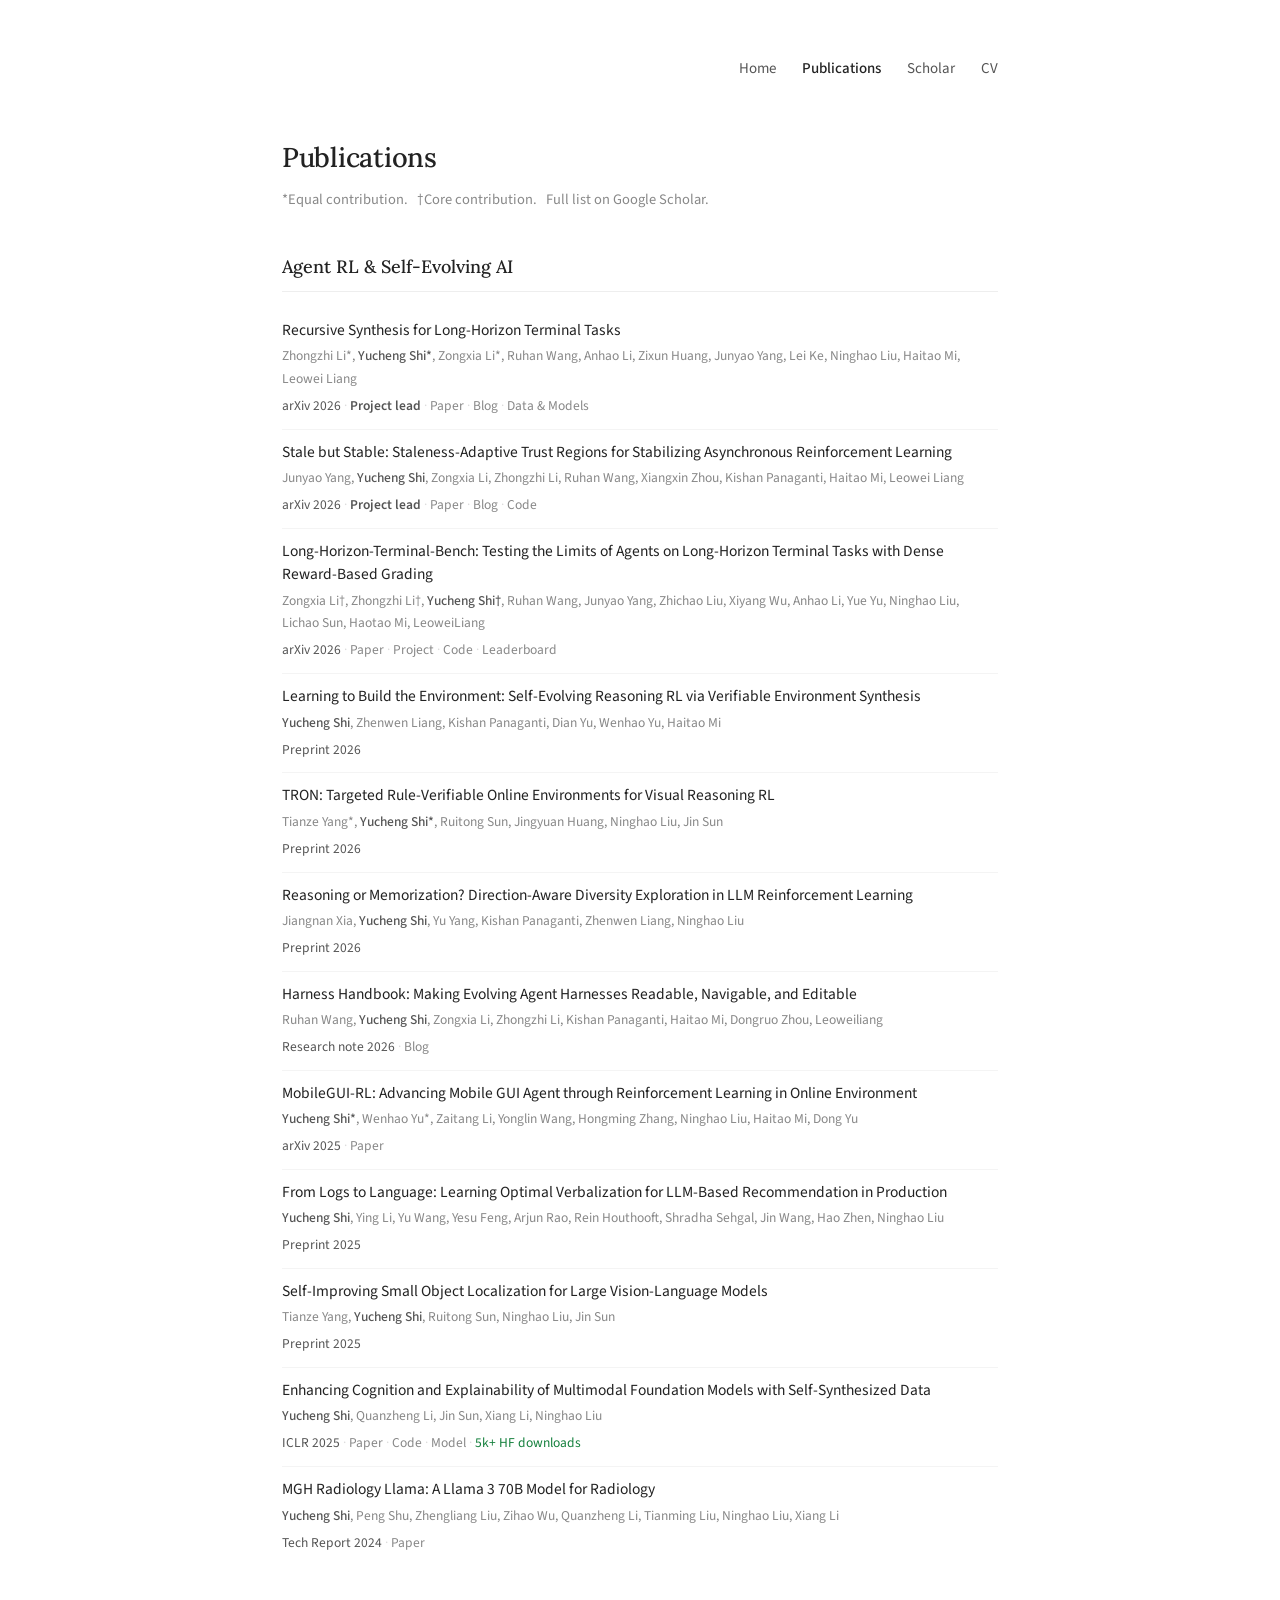
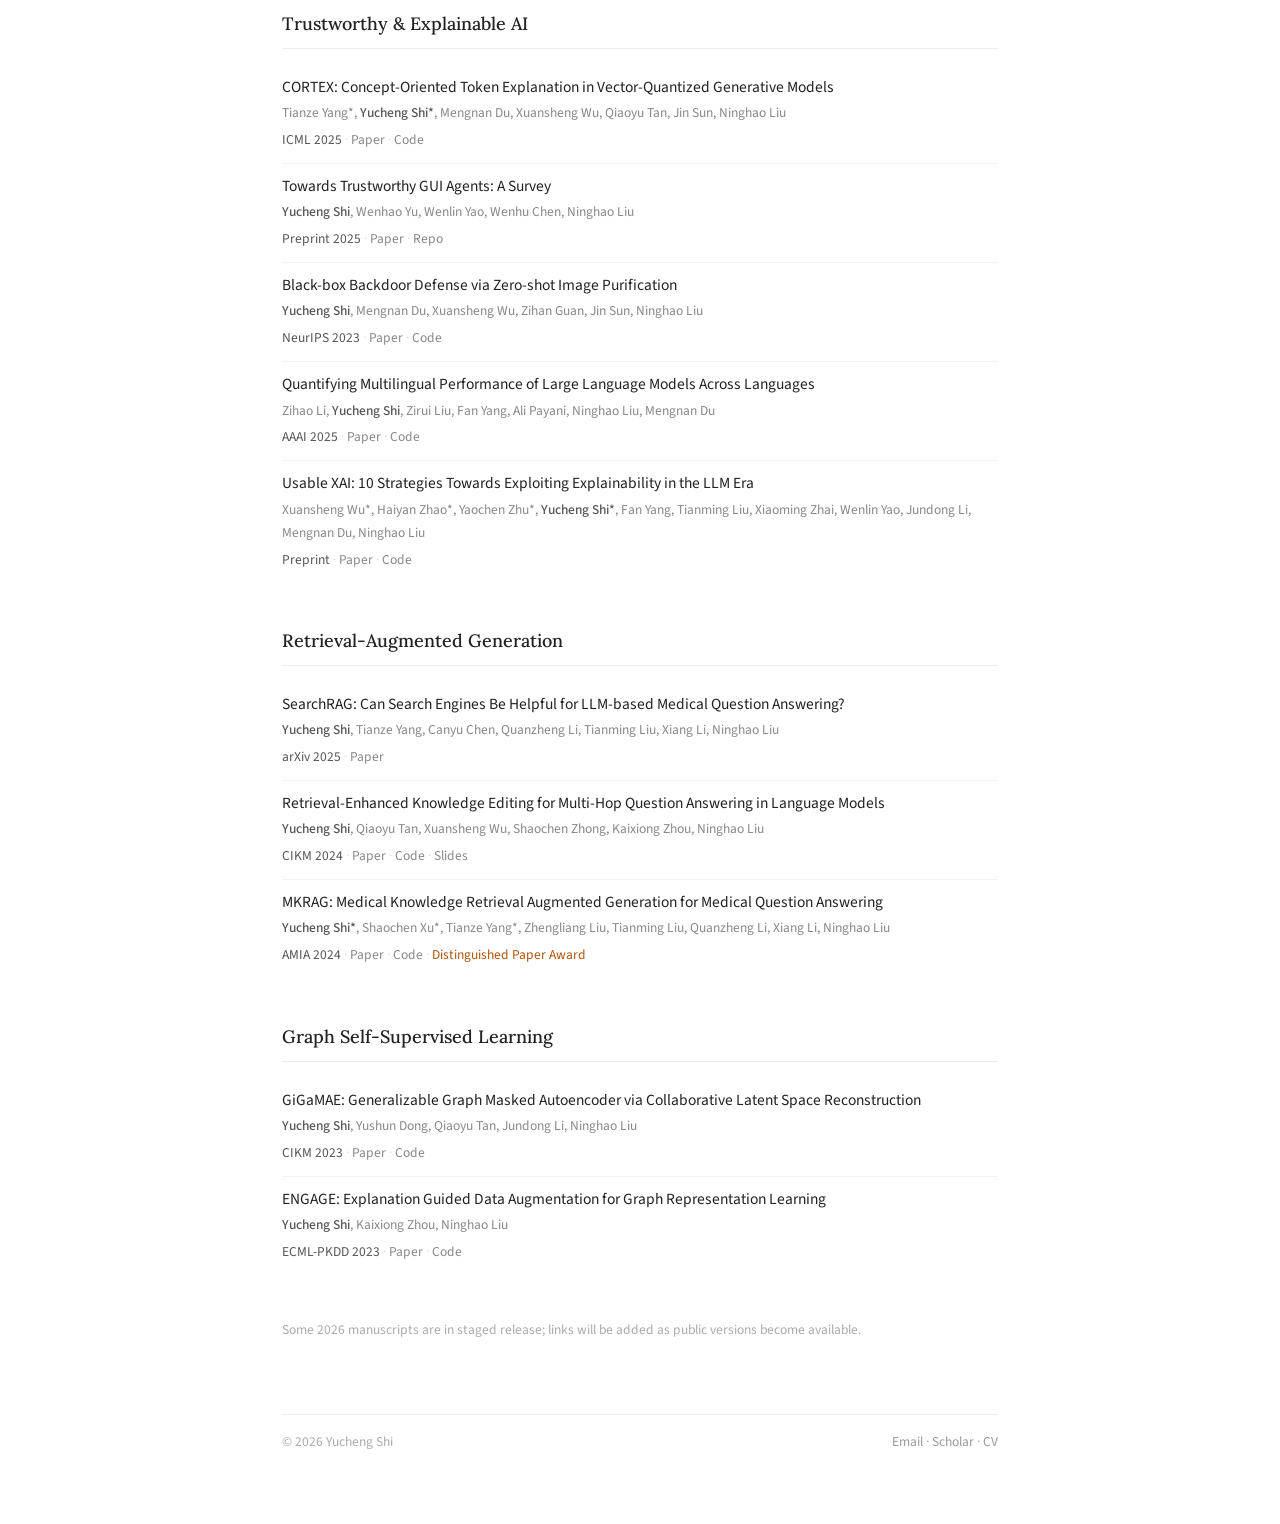
<file: publications.html>
<!DOCTYPE html>
<html lang="en">
<head>
  <meta charset="UTF-8">
  <meta name="viewport" content="width=device-width, initial-scale=1.0">
  <title>Publications — Yucheng Shi</title>
  <meta name="description" content="Publications by Yucheng Shi on long-horizon terminal agents, agent reinforcement learning, self-evolving AI, and model post-training.">
  <link rel="canonical" href="https://sycny.github.io/publications.html">
  <link rel="preconnect" href="https://fonts.googleapis.com">
  <link rel="preconnect" href="https://fonts.gstatic.com" crossorigin>
  <link href="https://fonts.googleapis.com/css2?family=Lora:ital,wght@0,400;0,500;1,400&amp;family=Source+Sans+3:wght@400;500;600&amp;display=swap" rel="stylesheet">
  <link rel="stylesheet" href="stylesheet.css">
</head>
<body>
<div class="page">

  <nav>
    <a href="index.html">Home</a>
    <a href="publications.html" aria-current="page">Publications</a>
    <a href="https://scholar.google.co.uk/citations?user=rIFRHvIAAAAJ" target="_blank" rel="noopener">Scholar</a>
    <a href="Yucheng_Shi_CV_2026.pdf" target="_blank">CV</a>
  </nav>

  <div class="page-header">
    <h1>Publications</h1>
    <p class="page-sub">*Equal contribution. &nbsp; †Core contribution. &nbsp; Full list on <a href="https://scholar.google.co.uk/citations?user=rIFRHvIAAAAJ" target="_blank" rel="noopener">Google Scholar</a>.</p>
  </div>

  <!-- Agent RL & Self-Evolving -->
  <div class="cat-block">
    <h2>Agent RL &amp; Self-Evolving AI</h2>

    <div class="pub-item">
      <div class="pub-title">Recursive Synthesis for Long-Horizon Terminal Tasks</div>
      <div class="pub-authors">Zhongzhi Li*, <strong>Yucheng Shi*</strong>, Zongxia Li*, Ruhan Wang, Anhao Li, Zixun Huang, Junyao Yang, Lei Ke, Ninghao Liu, Haitao Mi, Leowei Liang</div>
      <div class="pub-meta"><em>arXiv 2026</em> <span class="sep">·</span> <span class="lead">Project lead</span> <span class="sep">·</span> <a href="https://arxiv.org/abs/2608.05466">Paper</a> <span class="sep">·</span> <a href="https://zhongzhi660.github.io/recursive-verified-synthesis-site/">Blog</a> <span class="sep">·</span> <a href="https://huggingface.co/collections/Zhongzhi1228/recursive-task-synthesis">Data &amp; Models</a></div>
    </div>

    <div class="pub-item">
      <div class="pub-title">Stale but Stable: Staleness-Adaptive Trust Regions for Stabilizing Asynchronous Reinforcement Learning</div>
      <div class="pub-authors">Junyao Yang, <strong>Yucheng Shi</strong>, Zongxia Li, Zhongzhi Li, Ruhan Wang, Xiangxin Zhou, Kishan Panaganti, Haitao Mi, Leowei Liang</div>
      <div class="pub-meta"><em>arXiv 2026</em> <span class="sep">·</span> <span class="lead">Project lead</span> <span class="sep">·</span> <a href="https://arxiv.org/abs/2607.18722">Paper</a> <span class="sep">·</span> <a href="https://jyyang26.github.io/stable_async_analysis/">Blog</a> <span class="sep">·</span> <a href="https://github.com/jyyang26/SAT">Code</a></div>
    </div>

    <div class="pub-item">
      <div class="pub-title">Long-Horizon-Terminal-Bench: Testing the Limits of Agents on Long-Horizon Terminal Tasks with Dense Reward-Based Grading</div>
      <div class="pub-authors">Zongxia Li†, Zhongzhi Li†, <strong>Yucheng Shi†</strong>, Ruhan Wang, Junyao Yang, Zhichao Liu, Xiyang Wu, Anhao Li, Yue Yu, Ninghao Liu, Lichao Sun, Haotao Mi, LeoweiLiang</div>
      <div class="pub-meta"><em>arXiv 2026</em> <span class="sep">·</span> <a href="https://arxiv.org/abs/2607.08964">Paper</a> <span class="sep">·</span> <a href="https://zli12321.github.io/LHTB/">Project</a> <span class="sep">·</span> <a href="https://github.com/zli12321/LHTB">Code</a> <span class="sep">·</span> <a href="https://zli12321.github.io/LHTB/leaderboard.html">Leaderboard</a></div>
    </div>

    <div class="pub-item">
      <div class="pub-title">Learning to Build the Environment: Self-Evolving Reasoning RL via Verifiable Environment Synthesis</div>
      <div class="pub-authors"><strong>Yucheng Shi</strong>, Zhenwen Liang, Kishan Panaganti, Dian Yu, Wenhao Yu, Haitao Mi</div>
      <div class="pub-meta"><em>Preprint 2026</em></div>
    </div>

    <div class="pub-item">
      <div class="pub-title">TRON: Targeted Rule-Verifiable Online Environments for Visual Reasoning RL</div>
      <div class="pub-authors">Tianze Yang*, <strong>Yucheng Shi*</strong>, Ruitong Sun, Jingyuan Huang, Ninghao Liu, Jin Sun</div>
      <div class="pub-meta"><em>Preprint 2026</em></div>
    </div>

    <div class="pub-item">
      <div class="pub-title">Reasoning or Memorization? Direction-Aware Diversity Exploration in LLM Reinforcement Learning</div>
      <div class="pub-authors">Jiangnan Xia, <strong>Yucheng Shi</strong>, Yu Yang, Kishan Panaganti, Zhenwen Liang, Ninghao Liu</div>
      <div class="pub-meta"><em>Preprint 2026</em></div>
    </div>

    <div class="pub-item">
      <div class="pub-title">Harness Handbook: Making Evolving Agent Harnesses Readable, Navigable, and Editable</div>
      <div class="pub-authors">Ruhan Wang, <strong>Yucheng Shi</strong>, Zongxia Li, Zhongzhi Li, Kishan Panaganti, Haitao Mi, Dongruo Zhou, Leoweiliang</div>
      <div class="pub-meta"><em>Research note 2026</em> <span class="sep">·</span> <a href="https://ruhan-wang.github.io/Harness-Handbook/">Blog</a></div>
    </div>

    <div class="pub-item">
      <div class="pub-title">MobileGUI-RL: Advancing Mobile GUI Agent through Reinforcement Learning in Online Environment</div>
      <div class="pub-authors"><strong>Yucheng Shi*</strong>, Wenhao Yu*, Zaitang Li, Yonglin Wang, Hongming Zhang, Ninghao Liu, Haitao Mi, Dong Yu</div>
      <div class="pub-meta"><em>arXiv 2025</em> <span class="sep">·</span> <a href="https://arxiv.org/abs/2507.05720">Paper</a></div>
    </div>

    <div class="pub-item">
      <div class="pub-title">From Logs to Language: Learning Optimal Verbalization for LLM-Based Recommendation in Production</div>
      <div class="pub-authors"><strong>Yucheng Shi</strong>, Ying Li, Yu Wang, Yesu Feng, Arjun Rao, Rein Houthooft, Shradha Sehgal, Jin Wang, Hao Zhen, Ninghao Liu</div>
      <div class="pub-meta"><em>Preprint 2025</em></div>
    </div>

    <div class="pub-item">
      <div class="pub-title">Self-Improving Small Object Localization for Large Vision-Language Models</div>
      <div class="pub-authors">Tianze Yang, <strong>Yucheng Shi</strong>, Ruitong Sun, Ninghao Liu, Jin Sun</div>
      <div class="pub-meta"><em>Preprint 2025</em></div>
    </div>

    <div class="pub-item">
      <div class="pub-title">Enhancing Cognition and Explainability of Multimodal Foundation Models with Self-Synthesized Data</div>
      <div class="pub-authors"><strong>Yucheng Shi</strong>, Quanzheng Li, Jin Sun, Xiang Li, Ninghao Liu</div>
      <div class="pub-meta"><em>ICLR 2025</em> <span class="sep">·</span> <a href="https://openreview.net/forum?id=lHbLpwbEyt">Paper</a> <span class="sep">·</span> <a href="https://github.com/sycny/SelfSynthX">Code</a> <span class="sep">·</span> <a href="https://huggingface.co/YuchengShi">Model</a> <span class="sep">·</span> <span class="downloads">5k+ HF downloads</span></div>
    </div>

    <div class="pub-item">
      <div class="pub-title">MGH Radiology Llama: A Llama 3 70B Model for Radiology</div>
      <div class="pub-authors"><strong>Yucheng Shi</strong>, Peng Shu, Zhengliang Liu, Zihao Wu, Quanzheng Li, Tianming Liu, Ninghao Liu, Xiang Li</div>
      <div class="pub-meta"><em>Tech Report 2024</em> <span class="sep">·</span> <a href="https://arxiv.org/abs/2408.11848">Paper</a></div>
    </div>
  </div>

  <!-- Trustworthy AI -->
  <div class="cat-block">
    <h2>Trustworthy &amp; Explainable AI</h2>

    <div class="pub-item">
      <div class="pub-title">CORTEX: Concept-Oriented Token Explanation in Vector-Quantized Generative Models</div>
      <div class="pub-authors">Tianze Yang*, <strong>Yucheng Shi*</strong>, Mengnan Du, Xuansheng Wu, Qiaoyu Tan, Jin Sun, Ninghao Liu</div>
      <div class="pub-meta"><em>ICML 2025</em> <span class="sep">·</span> <a href="https://arxiv.org/abs/2506.00698">Paper</a> <span class="sep">·</span> <a href="https://github.com/YangTianze009/CORTEX">Code</a></div>
    </div>

    <div class="pub-item">
      <div class="pub-title">Towards Trustworthy GUI Agents: A Survey</div>
      <div class="pub-authors"><strong>Yucheng Shi</strong>, Wenhao Yu, Wenlin Yao, Wenhu Chen, Ninghao Liu</div>
      <div class="pub-meta"><em>Preprint 2025</em> <span class="sep">·</span> <a href="https://arxiv.org/abs/2503.23434">Paper</a> <span class="sep">·</span> <a href="https://github.com/sycny/Awesome-Trustworthy-GUI-Agents">Repo</a></div>
    </div>

    <div class="pub-item">
      <div class="pub-title">Black-box Backdoor Defense via Zero-shot Image Purification</div>
      <div class="pub-authors"><strong>Yucheng Shi</strong>, Mengnan Du, Xuansheng Wu, Zihan Guan, Jin Sun, Ninghao Liu</div>
      <div class="pub-meta"><em>NeurIPS 2023</em> <span class="sep">·</span> <a href="https://arxiv.org/abs/2303.12175">Paper</a> <span class="sep">·</span> <a href="https://github.com/sycny/ZIP">Code</a></div>
    </div>

    <div class="pub-item">
      <div class="pub-title">Quantifying Multilingual Performance of Large Language Models Across Languages</div>
      <div class="pub-authors">Zihao Li, <strong>Yucheng Shi</strong>, Zirui Liu, Fan Yang, Ali Payani, Ninghao Liu, Mengnan Du</div>
      <div class="pub-meta"><em>AAAI 2025</em> <span class="sep">·</span> <a href="https://arxiv.org/abs/2404.11553">Paper</a> <span class="sep">·</span> <a href="https://github.com/lizh9885/Language-Ranker">Code</a></div>
    </div>

    <div class="pub-item">
      <div class="pub-title">Usable XAI: 10 Strategies Towards Exploiting Explainability in the LLM Era</div>
      <div class="pub-authors">Xuansheng Wu*, Haiyan Zhao*, Yaochen Zhu*, <strong>Yucheng Shi*</strong>, Fan Yang, Tianming Liu, Xiaoming Zhai, Wenlin Yao, Jundong Li, Mengnan Du, Ninghao Liu</div>
      <div class="pub-meta"><em>Preprint</em> <span class="sep">·</span> <a href="https://arxiv.org/abs/2403.08946">Paper</a> <span class="sep">·</span> <a href="https://github.com/JacksonWuxs/UsableXAI_LLM">Code</a></div>
    </div>
  </div>

  <!-- RAG -->
  <div class="cat-block">
    <h2>Retrieval-Augmented Generation</h2>

    <div class="pub-item">
      <div class="pub-title">SearchRAG: Can Search Engines Be Helpful for LLM-based Medical Question Answering?</div>
      <div class="pub-authors"><strong>Yucheng Shi</strong>, Tianze Yang, Canyu Chen, Quanzheng Li, Tianming Liu, Xiang Li, Ninghao Liu</div>
      <div class="pub-meta"><em>arXiv 2025</em> <span class="sep">·</span> <a href="https://arxiv.org/abs/2502.13233">Paper</a></div>
    </div>

    <div class="pub-item">
      <div class="pub-title">Retrieval-Enhanced Knowledge Editing for Multi-Hop Question Answering in Language Models</div>
      <div class="pub-authors"><strong>Yucheng Shi</strong>, Qiaoyu Tan, Xuansheng Wu, Shaochen Zhong, Kaixiong Zhou, Ninghao Liu</div>
      <div class="pub-meta"><em>CIKM 2024</em> <span class="sep">·</span> <a href="https://arxiv.org/abs/2403.19631">Paper</a> <span class="sep">·</span> <a href="https://github.com/sycny/RAE">Code</a> <span class="sep">·</span> <a href="https://sycny.github.io/assets/RAE.pdf">Slides</a></div>
    </div>

    <div class="pub-item">
      <div class="pub-title">MKRAG: Medical Knowledge Retrieval Augmented Generation for Medical Question Answering</div>
      <div class="pub-authors"><strong>Yucheng Shi*</strong>, Shaochen Xu*, Tianze Yang*, Zhengliang Liu, Tianming Liu, Quanzheng Li, Xiang Li, Ninghao Liu</div>
      <div class="pub-meta"><em>AMIA 2024</em> <span class="sep">·</span> <a href="https://arxiv.org/abs/2309.16035">Paper</a> <span class="sep">·</span> <a href="https://github.com/sycny/MKRAG">Code</a> <span class="sep">·</span> <span class="award">Distinguished Paper Award</span></div>
    </div>
  </div>

  <!-- Graph -->
  <div class="cat-block">
    <h2>Graph Self-Supervised Learning</h2>

    <div class="pub-item">
      <div class="pub-title">GiGaMAE: Generalizable Graph Masked Autoencoder via Collaborative Latent Space Reconstruction</div>
      <div class="pub-authors"><strong>Yucheng Shi</strong>, Yushun Dong, Qiaoyu Tan, Jundong Li, Ninghao Liu</div>
      <div class="pub-meta"><em>CIKM 2023</em> <span class="sep">·</span> <a href="https://dl.acm.org/doi/10.1145/3583780.3614894">Paper</a> <span class="sep">·</span> <a href="https://github.com/sycny/GiGaMAE">Code</a></div>
    </div>

    <div class="pub-item">
      <div class="pub-title">ENGAGE: Explanation Guided Data Augmentation for Graph Representation Learning</div>
      <div class="pub-authors"><strong>Yucheng Shi</strong>, Kaixiong Zhou, Ninghao Liu</div>
      <div class="pub-meta"><em>ECML-PKDD 2023</em> <span class="sep">·</span> <a href="http://arxiv.org/abs/2307.01053">Paper</a> <span class="sep">·</span> <a href="https://github.com/sycny/ENGAGE">Code</a></div>
    </div>
  </div>

  <p class="pub-footnote">Some 2026 manuscripts are in staged release; links will be added as public versions become available.</p>

  <footer>
    <span>© 2026 Yucheng Shi</span>
    <span>
      <a href="mailto:mailofsyc@gmail.com">Email</a> ·
      <a href="https://scholar.google.co.uk/citations?user=rIFRHvIAAAAJ" target="_blank" rel="noopener">Scholar</a> ·
      <a href="Yucheng_Shi_CV_2026.pdf" target="_blank">CV</a>
    </span>
  </footer>

</div>
</body>
</html>
</file>
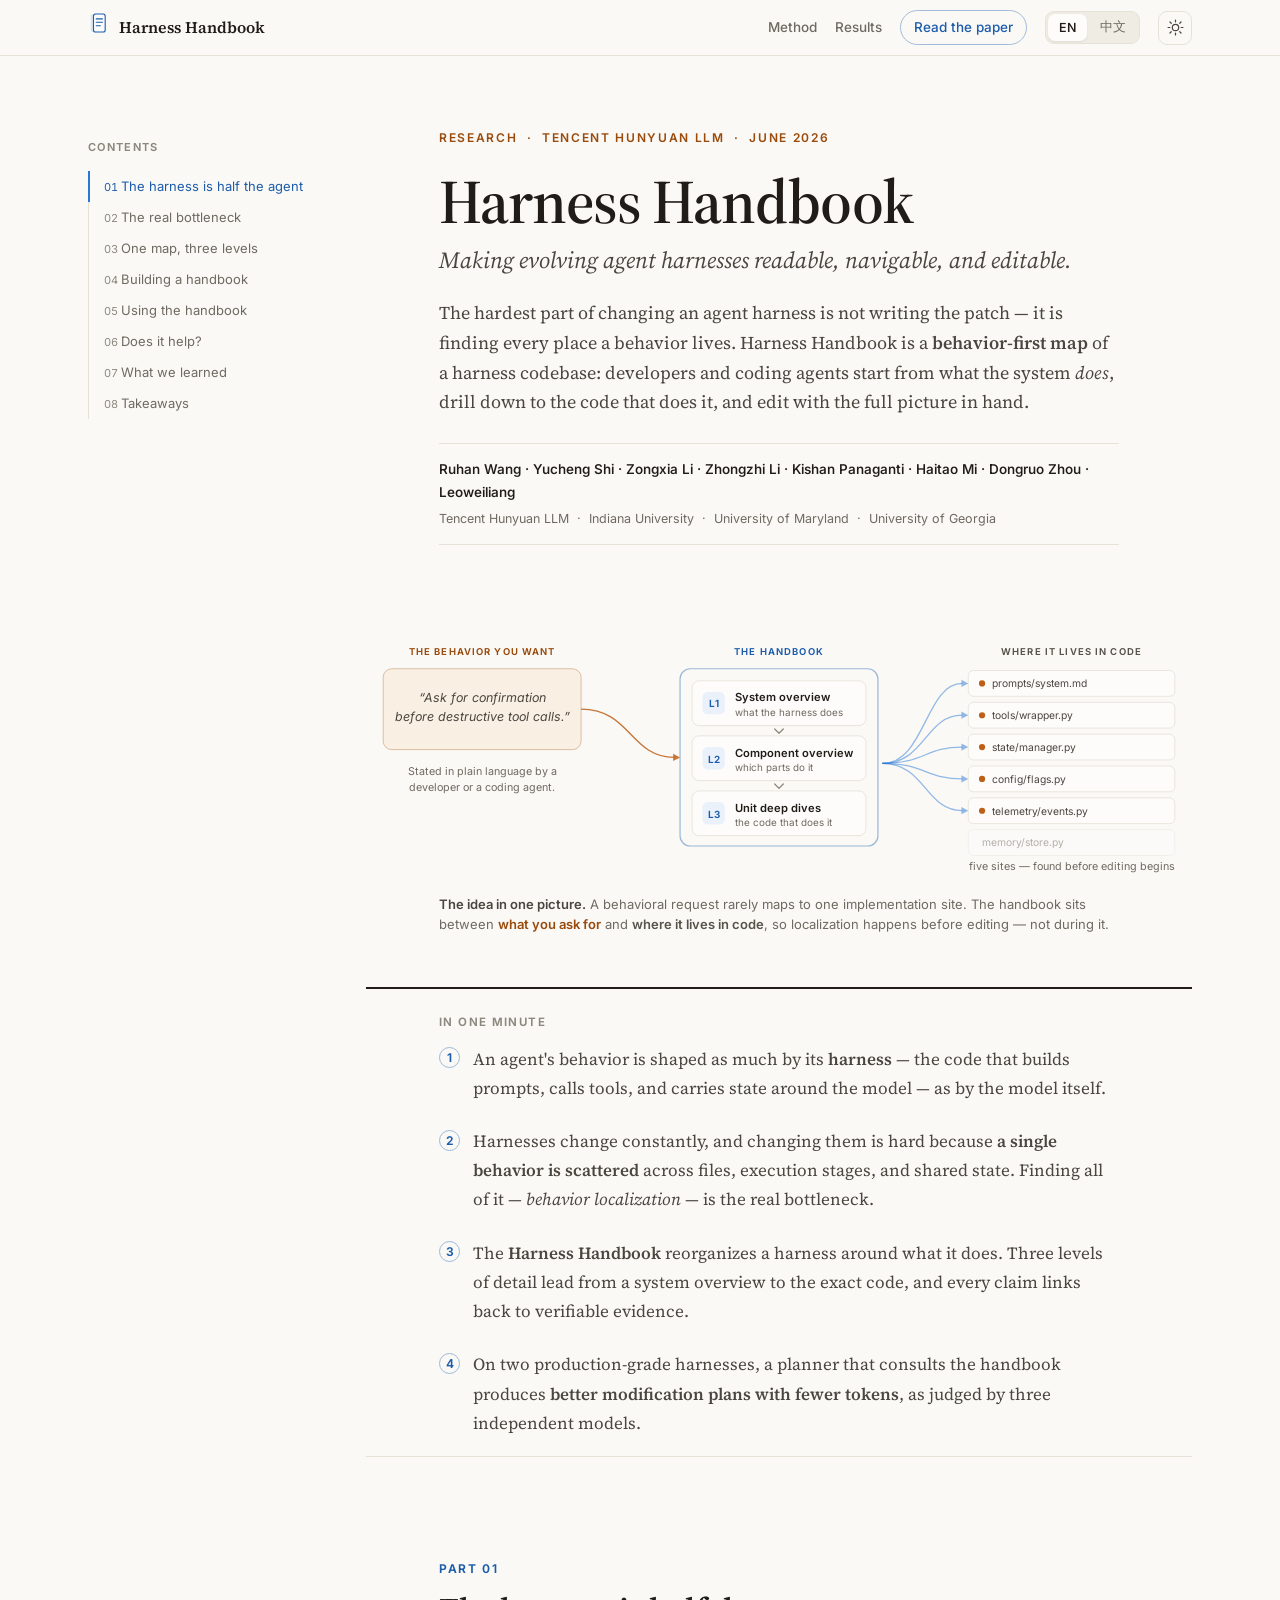
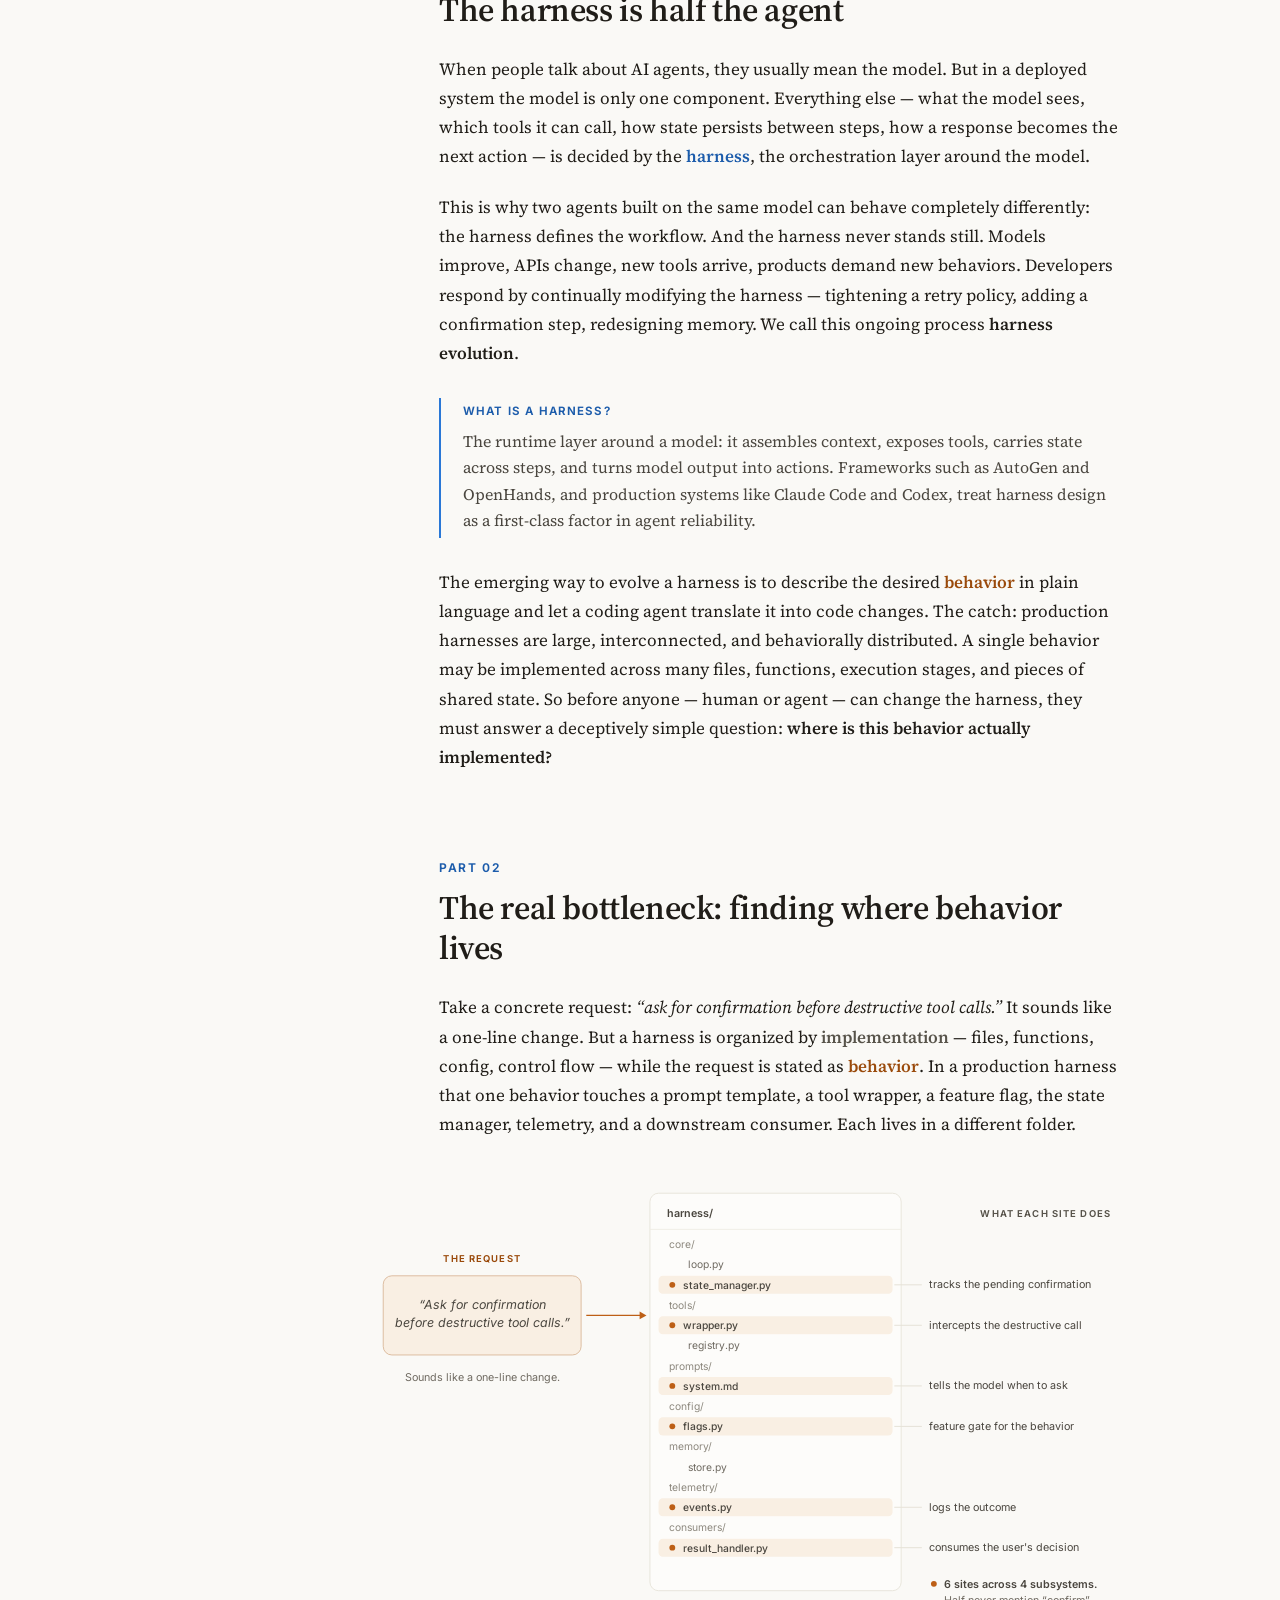
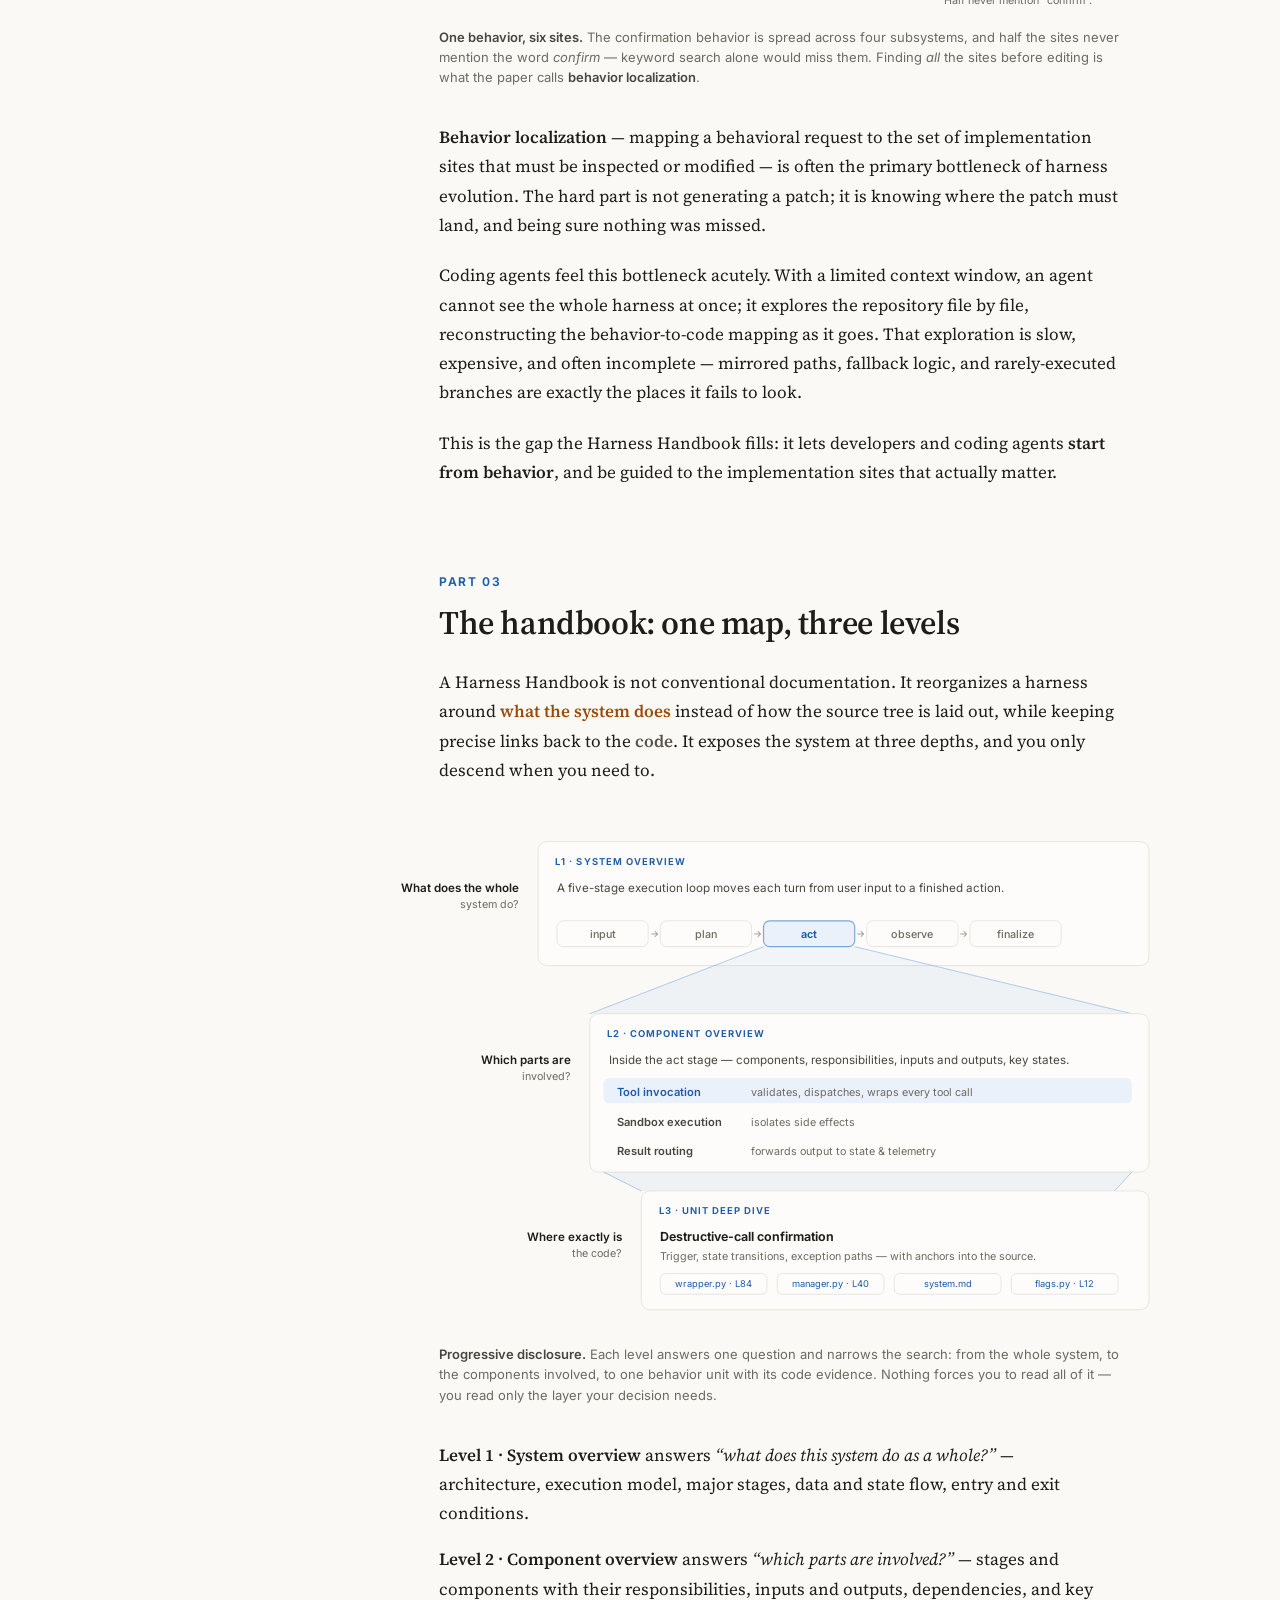
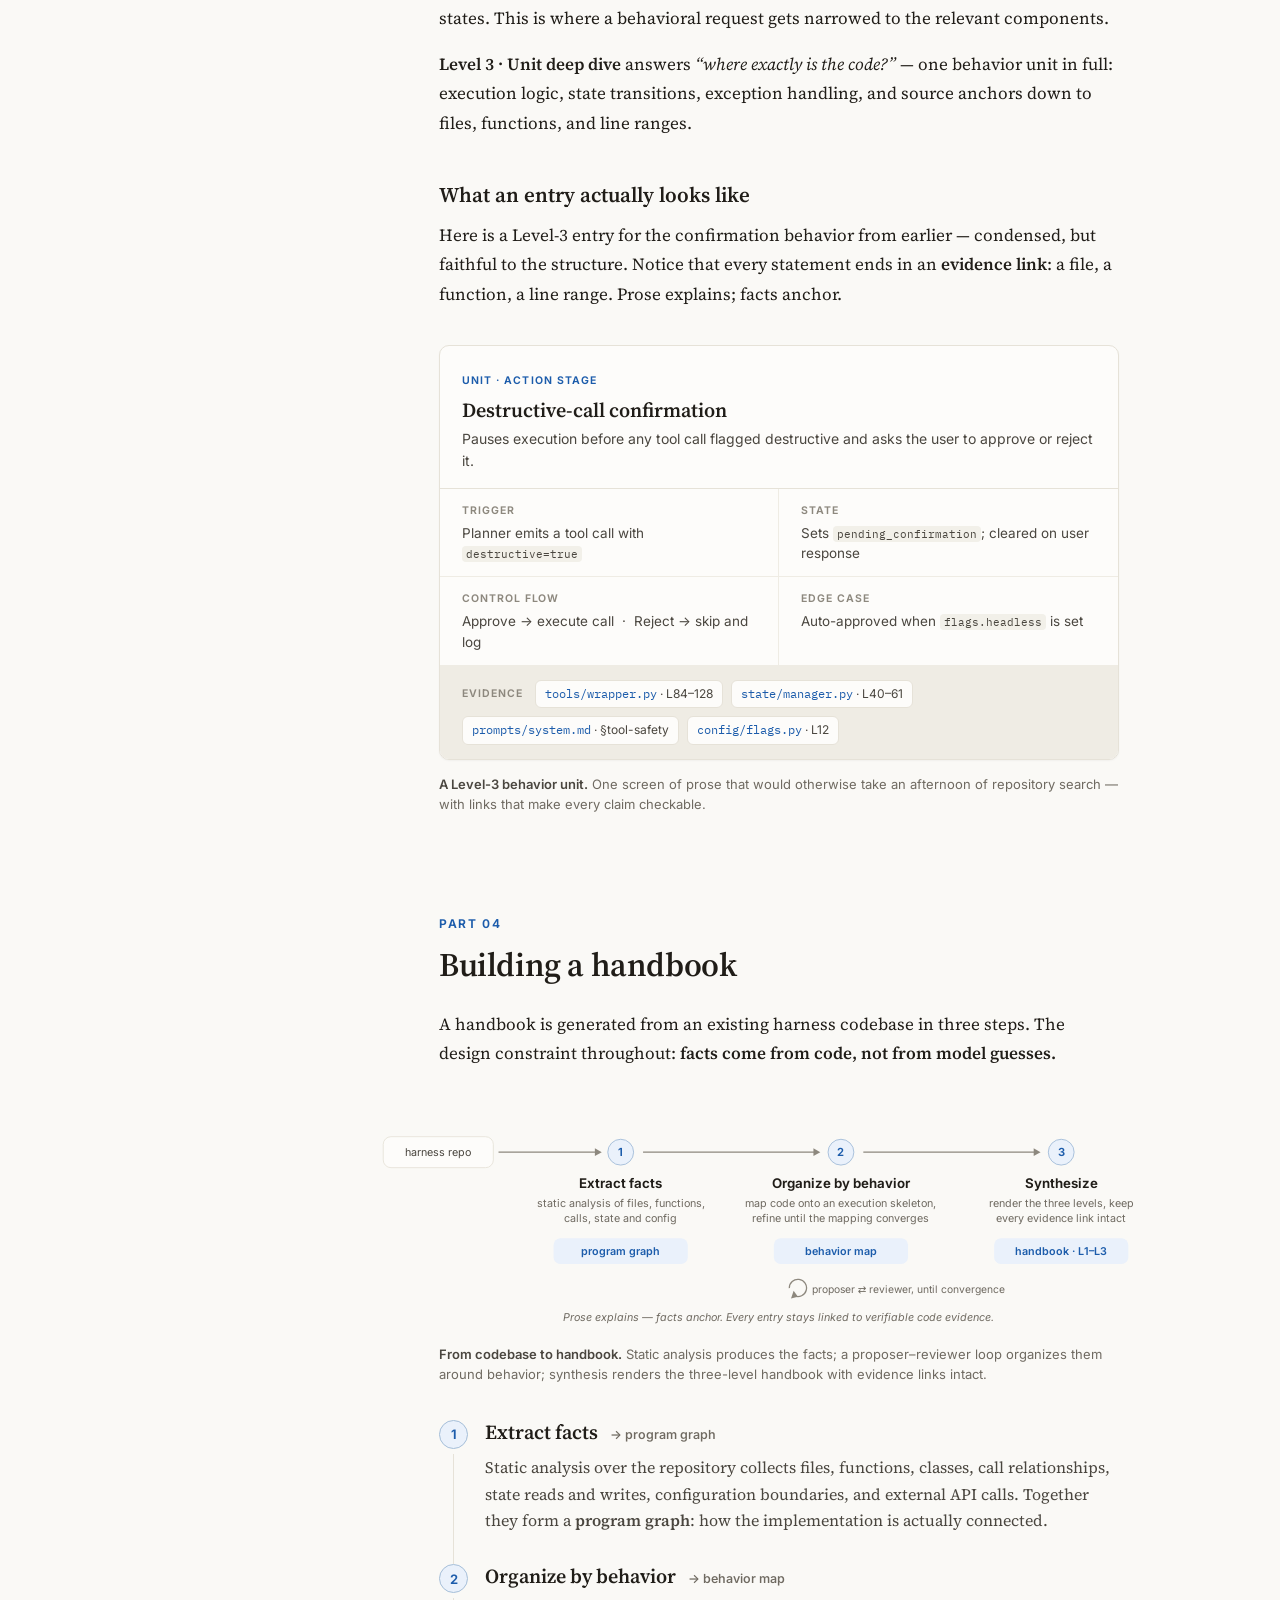
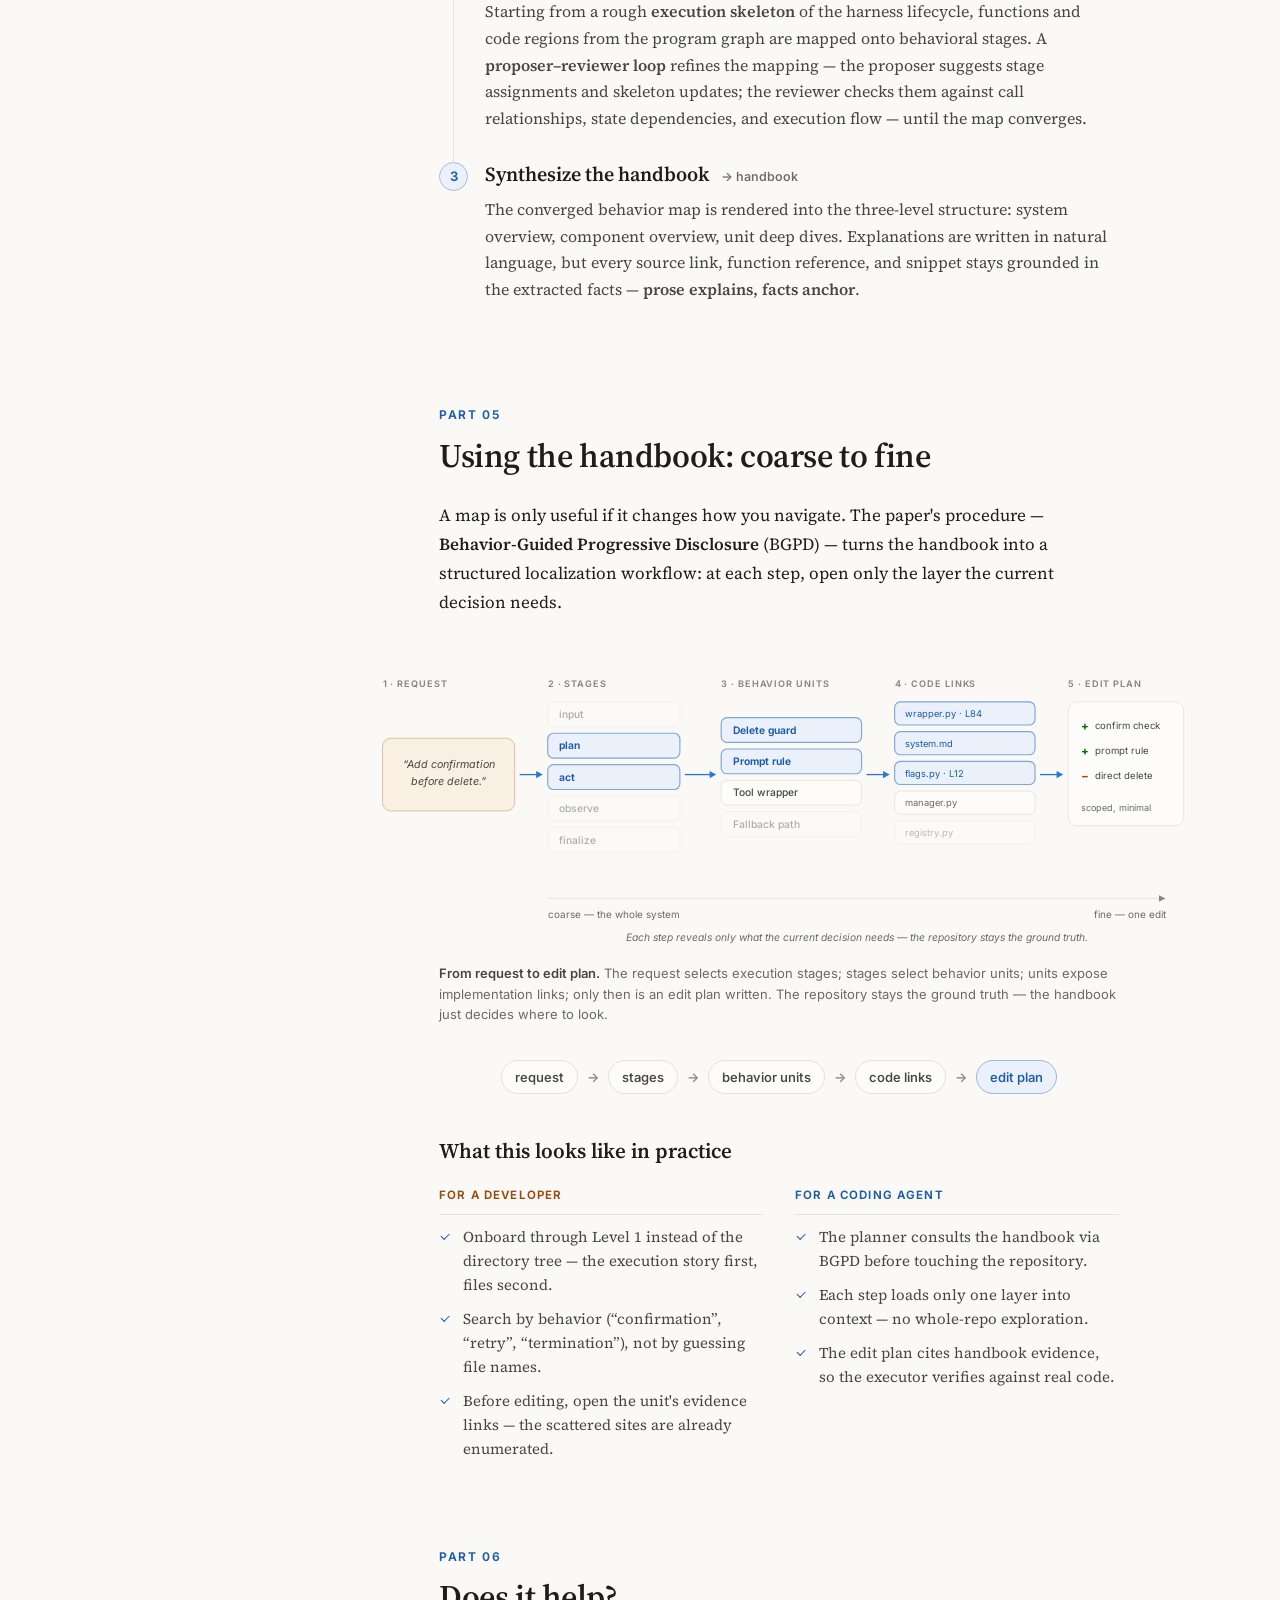
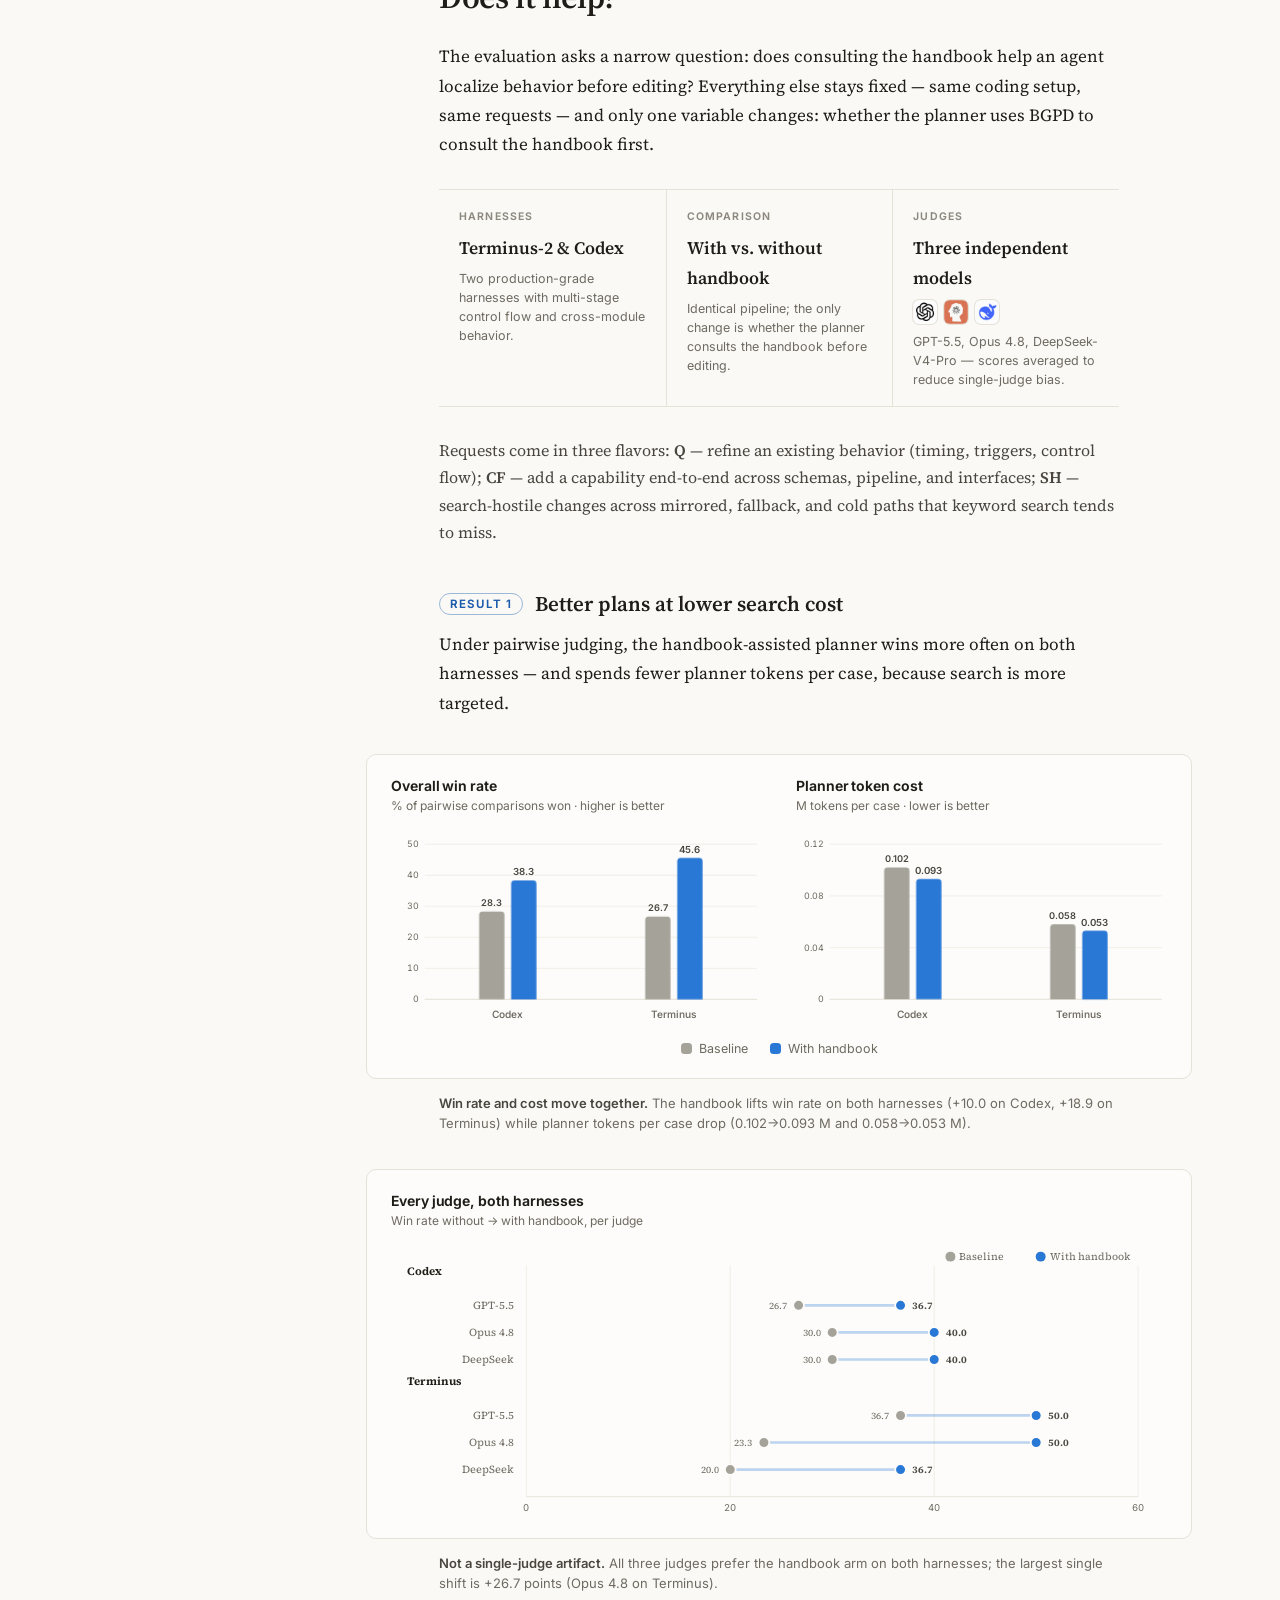
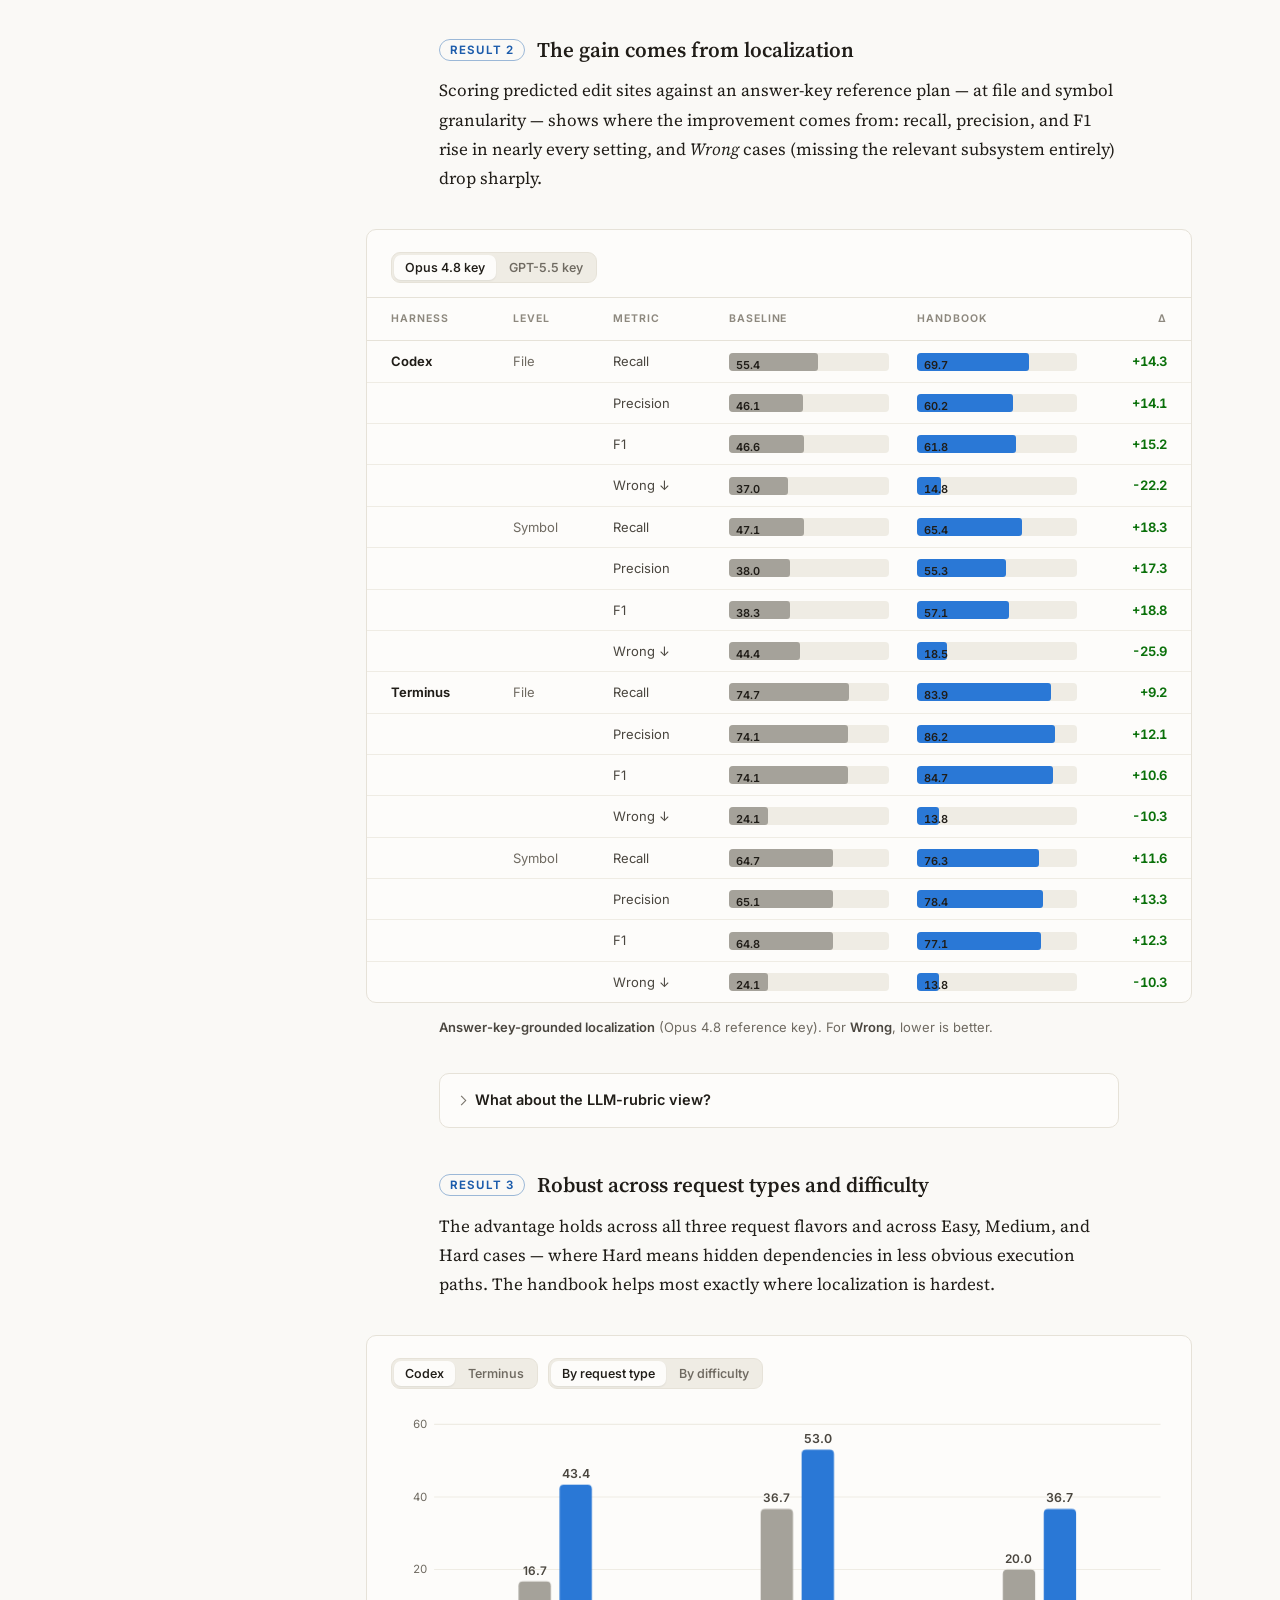
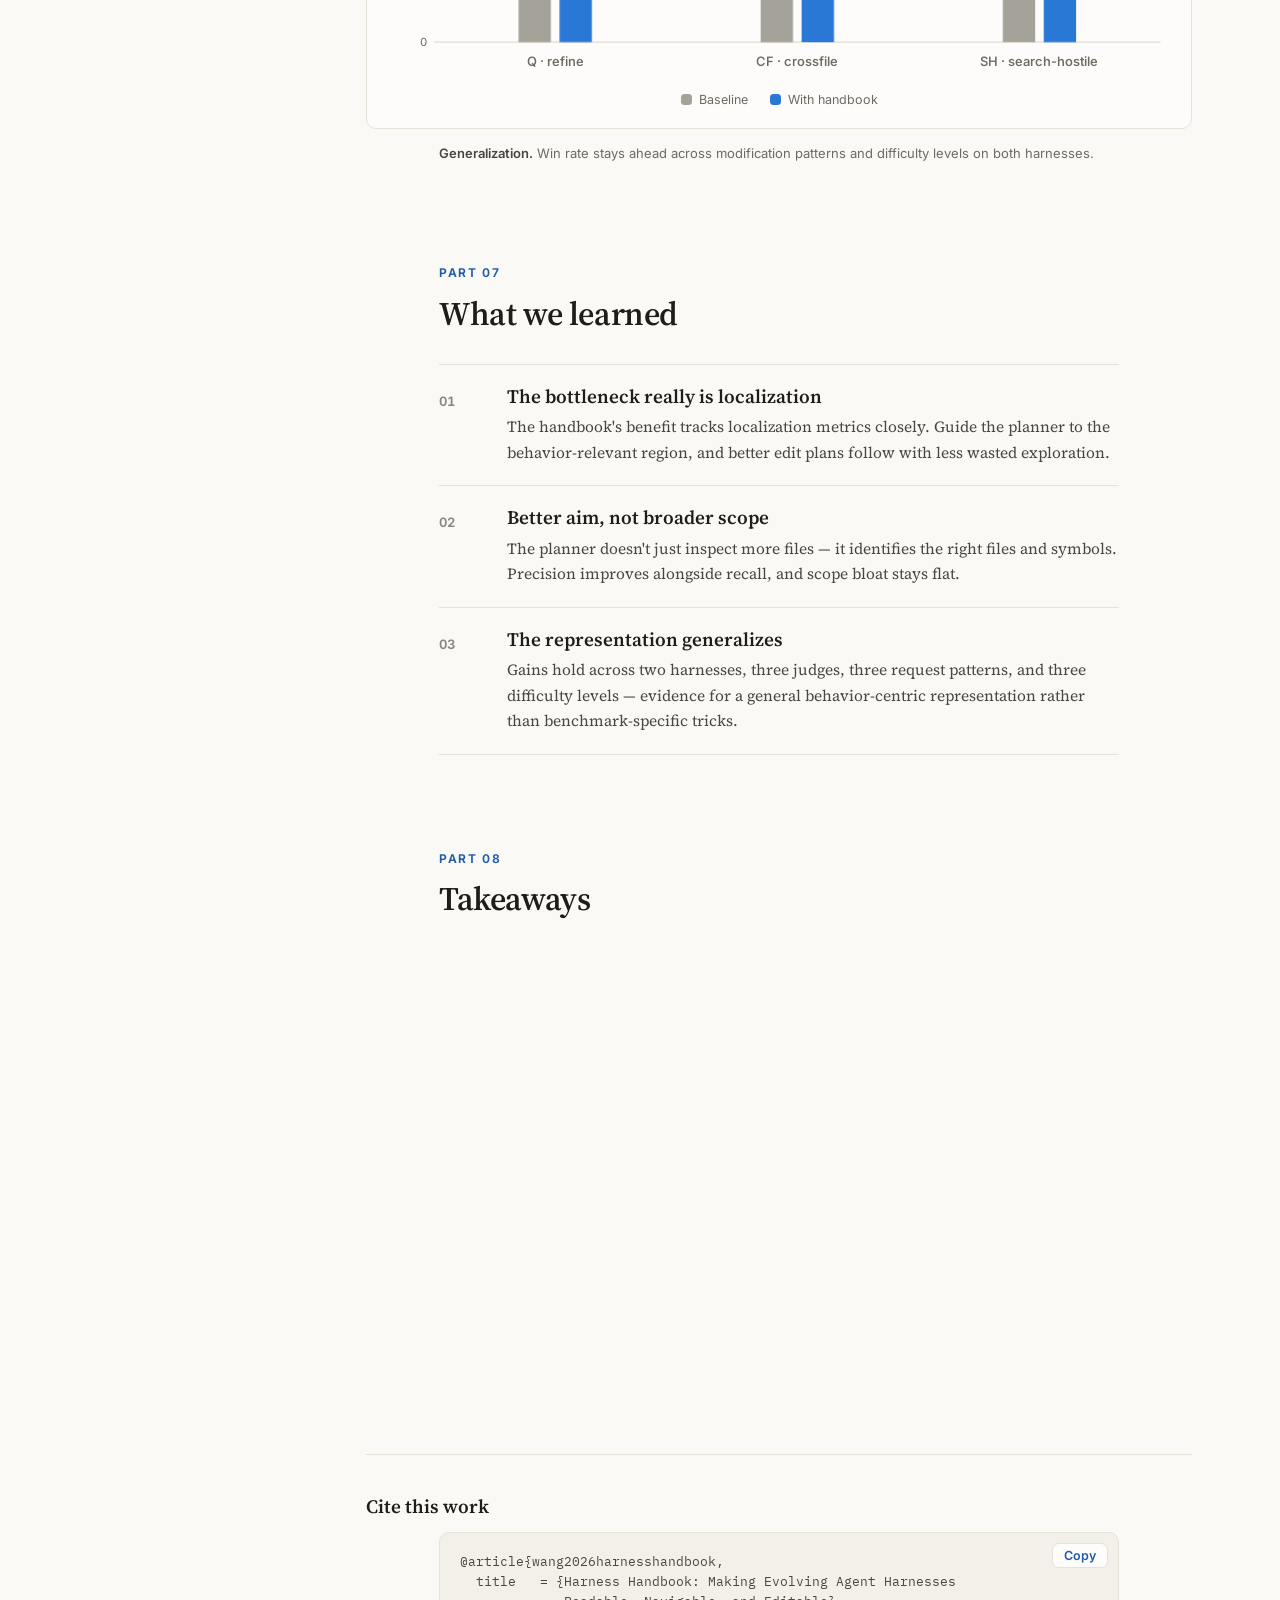
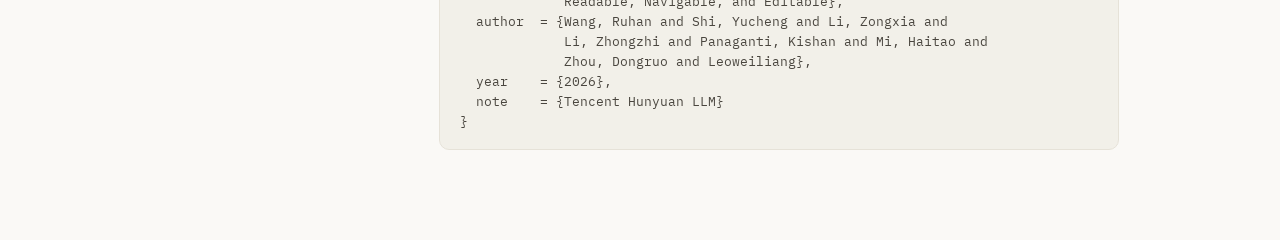
<file: writing/harness-handbook/harness-handbook.html>
<!DOCTYPE html>
<html lang="en">
<head>
  <meta charset="utf-8" />
  <meta name="viewport" content="width=device-width, initial-scale=1.0" />
  <title>Harness Handbook — Making Evolving Agent Harnesses Readable, Navigable & Editable</title>
  <meta name="description" content="A behavior-first map of an agent-harness codebase. Harness Handbook lets developers and coding agents locate a behavior, read the code evidence, and edit with confidence." />

  <!-- Fonts: Source Serif 4 (display + body), Inter (UI, captions, figures), IBM Plex Mono (code) -->
  <link rel="preconnect" href="https://fonts.googleapis.com" />
  <link rel="preconnect" href="https://fonts.gstatic.com" crossorigin />
  <link href="https://fonts.googleapis.com/css2?family=Source+Serif+4:ital,opsz,wght@0,8..60,400;0,8..60,500;0,8..60,600;0,8..60,700;1,8..60,400&family=Inter:wght@400;500;600;700&family=IBM+Plex+Mono:wght@400;500&family=Noto+Sans+SC:wght@400;500;700&display=swap" rel="stylesheet" />

  <link rel="icon" type="image/svg+xml" href="[data-uri]" />
  <style>
/* ==========================================================================
   Harness Handbook — research blog stylesheet
   --------------------------------------------------------------------------
   Design system: editorial research article.
   Warm paper background, serif display + serif body (Source Serif 4),
   Inter for UI/captions/figures, hairline borders, one blue accent plus
   sienna (behavior) and graphite (implementation) as figure semantics.

   Sections:
     0. Tokens + dark theme
     1. Base & typography
     2. Chrome: progress bar, topbar, TOC, layout
     3. Hero + TL;DR
     4. Article content: sections, notes, figures, asides
     5. Components: unit card, steps, flowpath, usecols, specs
     6. Charts & localization table
     7. Insights, takeaways, footer
     8. Reveal animation + responsive
   ========================================================================== */

/* ============================ 0. TOKENS ================================= */
:root {
  /* Ink & surfaces (light — warm paper) */
  --bg:        #faf9f6;
  --surface:   #fdfcfa;
  --ink:       #201d18;
  --ink-soft:  #4a463f;
  --muted:     #6f6a61;
  --faint:     #8d887e;
  --line:      #e6e2d8;
  --line-soft: #efece4;
  --code-bg:   #f2f0e9;

  /* Accent: handbook blue (marks vs text-safe) */
  --accent:      #2a78d6;
  --accent-ink:  #1c5cab;
  --accent-wash: #eaf1fb;

  /* Behavior: sienna */
  --sienna:      #bd5f16;
  --sienna-ink:  #9a4a0b;
  --sienna-wash: #f9efe3;

  /* Implementation: graphite */
  --graphite:      #57534a;
  --graphite-wash: #f0eee7;

  /* Charts */
  --c-handbook: #2a78d6;
  --c-baseline: #a5a29a;
  --c-good:     #0a700a;

  /* Type */
  --font-serif: "Source Serif 4", "Iowan Old Style", Georgia, "Times New Roman", serif;
  --font-sans:  "Inter", ui-sans-serif, system-ui, -apple-system, "Segoe UI", Roboto, sans-serif;
  --font-mono:  "IBM Plex Mono", ui-monospace, SFMono-Regular, Menlo, Consolas, monospace;

  --text-body: 17px;
  --lh-body:   1.72;

  /* Metrics */
  --col:      680px;
  --col-wide: 920px;
  --toc-w:    230px;
  --radius:   10px;
  --radius-sm: 7px;
}

html.dark {
  --bg:        #131311;
  --surface:   #1a1a18;
  --ink:       #eae8e1;
  --ink-soft:  #c3c0b6;
  --muted:     #9b968b;
  --faint:     #7c786e;
  --line:      #2b2a26;
  --line-soft: #23221f;
  --code-bg:   #22211d;

  --accent:      #4e92e6;
  --accent-ink:  #86b6ef;
  --accent-wash: #1a2434;

  --sienna:      #d17c40;
  --sienna-ink:  #dd9a62;
  --sienna-wash: #2d2115;

  --graphite:      #a29d92;
  --graphite-wash: #24231f;

  --c-handbook: #3987e5;
  --c-baseline: #75736c;
  --c-good:     #3cb453;
}

/* ============================ 1. BASE =================================== */
*, *::before, *::after { box-sizing: border-box; }
html { scroll-behavior: smooth; scroll-padding-top: 80px; -webkit-text-size-adjust: 100%; }
@media (prefers-reduced-motion: reduce) { html { scroll-behavior: auto; } }

body {
  margin: 0;
  background: var(--bg);
  color: var(--ink);
  font-family: var(--font-serif);
  font-size: var(--text-body);
  line-height: var(--lh-body);
  -webkit-font-smoothing: antialiased;
  text-rendering: optimizeLegibility;
  transition: background .25s ease, color .25s ease;
}
html[lang="zh-CN"] body { font-family: "Noto Sans SC", var(--font-serif); }
html[lang="zh-CN"] h1, html[lang="zh-CN"] h2, html[lang="zh-CN"] h3,
html[lang="zh-CN"] h4 { font-family: "Noto Sans SC", var(--font-serif); }

h1, h2, h3, h4 { font-family: var(--font-serif); color: var(--ink); line-height: 1.22; margin: 0; font-weight: 600; }
p { margin: 0 0 1.25em; }
a { color: var(--accent-ink); text-decoration: none; }
a:hover { text-decoration: underline; text-underline-offset: 3px; }
em, i { font-style: italic; }
b, strong { font-weight: 600; }
code {
  font-family: var(--font-mono);
  font-size: .8em;
  background: var(--code-bg);
  padding: .1em .35em;
  border-radius: 4px;
  color: var(--ink-soft);
}
::selection { background: color-mix(in srgb, var(--accent) 22%, transparent); }

/* Concept accents — used sparingly in prose */
.u-b { color: var(--sienna-ink); font-weight: 600; }
.u-h { color: var(--accent-ink); font-weight: 600; }
.u-i { color: var(--graphite); font-weight: 600; }
html.dark .u-i { color: var(--graphite); }

/* ============================ 2. CHROME ================================= */
.progress-bar {
  position: fixed; top: 0; left: 0; height: 2px; width: 0%;
  background: var(--accent);
  z-index: 100;
}

.topbar {
  position: sticky; top: 0; z-index: 60;
  background: color-mix(in srgb, var(--bg) 88%, transparent);
  backdrop-filter: saturate(140%) blur(10px);
  border-bottom: 1px solid var(--line);
}
.topbar__inner {
  max-width: 1160px; margin: 0 auto; padding: 10px 28px;
  display: flex; align-items: center; justify-content: space-between; gap: 16px;
}
.topbar__brand { display: flex; align-items: center; gap: 9px; color: var(--ink); font-family: var(--font-serif); font-weight: 600; font-size: 16px; }
.topbar__brand:hover { text-decoration: none; }
.brand-mark svg .bm-cover { fill: var(--accent); opacity: .16; }
.brand-mark svg .bm-page  { fill: var(--surface); stroke: var(--accent-ink); stroke-width: 1.6; }
.brand-mark svg .bm-line  { stroke: var(--accent-ink); stroke-width: 1.6; stroke-linecap: round; }
.topbar__nav { display: flex; align-items: center; gap: 18px; }
.topbar__link { font-family: var(--font-sans); font-size: 13.5px; font-weight: 500; color: var(--muted); }
.topbar__link:hover { color: var(--ink); text-decoration: none; }
.topbar__link--cta {
  color: var(--accent-ink);
  border: 1px solid color-mix(in srgb, var(--accent) 36%, var(--line));
  padding: 5px 13px; border-radius: 999px;
}
.topbar__link--cta:hover { background: var(--accent-wash); }

.icon-btn {
  display: grid; place-items: center; width: 34px; height: 34px;
  border: 1px solid var(--line); border-radius: 9px; background: transparent;
  color: var(--ink-soft); cursor: pointer; transition: background .2s;
}
.icon-btn:hover { background: var(--line-soft); }
.icon-btn svg { stroke: currentColor; stroke-width: 1.7; fill: none; stroke-linecap: round; }
.icon-moon { display: none; }
html.dark .icon-sun  { display: none; }
html.dark .icon-moon { display: block; }

/* Segmented control (also used for chart toggles) */
.seg { display: inline-flex; background: var(--line-soft); border: 1px solid var(--line); border-radius: 9px; padding: 2px; gap: 2px; }
.seg__btn {
  font-family: var(--font-sans); font-size: 12.5px; font-weight: 550; color: var(--muted);
  background: none; border: none; padding: 5px 11px; border-radius: 7px; cursor: pointer;
  transition: color .15s, background .15s;
}
.seg__btn:hover { color: var(--ink); }
.seg__btn.is-active { color: var(--ink); background: var(--surface); box-shadow: 0 1px 2px rgba(0,0,0,.07); }

/* Layout grid: TOC + article */
.layout {
  max-width: 1160px; margin: 0 auto; padding: 0 28px;
  display: grid; grid-template-columns: var(--toc-w) minmax(0, 1fr);
  gap: 48px; align-items: start;
}
.toc { position: sticky; top: 82px; padding-top: 56px; max-height: calc(100vh - 96px); overflow-y: auto; }
.toc__title {
  font-family: var(--font-sans); font-size: 11px; font-weight: 650; letter-spacing: .12em;
  text-transform: uppercase; color: var(--faint); margin: 0 0 14px;
}
.toc__nav { display: flex; flex-direction: column; border-left: 1px solid var(--line); }
.toc__item {
  font-family: var(--font-sans); font-size: 13px; line-height: 1.45; color: var(--muted);
  padding: 6px 14px; margin-left: -1px; border-left: 2px solid transparent;
  transition: color .15s, border-color .15s; counter-increment: toc;
}
.toc__item::before { content: counter(toc, decimal-leading-zero) "  "; font-size: 11px; color: var(--faint); font-variant-numeric: tabular-nums; }
.toc__nav { counter-reset: toc; }
.toc__item:hover { color: var(--ink); text-decoration: none; }
.toc__item.is-active { color: var(--accent-ink); border-left-color: var(--accent); }
.toc__item.is-active::before { color: var(--accent-ink); }

.article { padding: 56px 0 90px; min-width: 0; }
.article > section > *,
.article > footer > * { max-width: var(--col); margin-left: auto; margin-right: auto; }
.article > section > .figure--wide,
.article > section > .hero__figure { max-width: var(--col-wide); }
.hero > .hero__figure { max-width: var(--col-wide); }

/* ============================ 3. HERO + TLDR ============================ */
.hero { padding: 16px 0 4px; }
.hero__kicker {
  font-family: var(--font-sans); font-size: 12px; font-weight: 600;
  letter-spacing: .14em; text-transform: uppercase; color: var(--sienna-ink);
  margin: 0 0 20px;
}
.hero__title {
  font-size: clamp(42px, 6vw, 62px); font-weight: 600; letter-spacing: -.018em;
  line-height: 1.05; margin: 0 0 10px;
}
.hero__dek {
  font-size: clamp(19px, 2.3vw, 23px); line-height: 1.4; color: var(--ink-soft);
  font-style: italic; margin: 0 0 22px;
}
.hero__subtitle { font-size: 18px; line-height: 1.65; color: var(--ink-soft); margin: 0 0 26px; }

.hero__byline {
  border-top: 1px solid var(--line); border-bottom: 1px solid var(--line);
  padding: 14px 0; margin-bottom: 36px;
}
.authors { font-family: var(--font-sans); font-size: 13.5px; font-weight: 550; color: var(--ink); margin: 0 0 4px; }
.affils  { font-family: var(--font-sans); font-size: 12.5px; color: var(--muted); margin: 0; }

.hero__figure { margin: 0; }

/* TL;DR */
.tldr {
  margin: 48px auto; padding: 26px 0 8px;
  border-top: 2px solid var(--ink); border-bottom: 1px solid var(--line);
}
.tldr__kicker {
  font-family: var(--font-sans); font-size: 11.5px; font-weight: 650; letter-spacing: .12em;
  text-transform: uppercase; color: var(--faint); margin: 0 0 16px;
}
.tldr__list { list-style: none; counter-reset: tldr; margin: 0; padding: 0; display: grid; gap: 14px; }
.tldr__list li { position: relative; padding-left: 34px; counter-increment: tldr; color: var(--ink-soft); margin-bottom: 10px; }
.tldr__list li::before {
  content: counter(tldr);
  position: absolute; left: 0; top: .22em;
  font-family: var(--font-sans); font-size: 12px; font-weight: 650;
  width: 21px; height: 21px; border-radius: 50%;
  display: grid; place-items: center;
  color: var(--accent-ink); border: 1px solid color-mix(in srgb, var(--accent) 40%, var(--line));
}

/* ============================ 4. CONTENT ================================ */
.section { padding: 54px 0 10px; scroll-margin-top: 80px; }
.section__num {
  font-family: var(--font-sans); font-size: 12px; font-weight: 650;
  letter-spacing: .14em; text-transform: uppercase; color: var(--accent-ink);
  margin: 0 0 10px;
}
.section__title { font-size: clamp(26px, 3.2vw, 33px); font-weight: 600; letter-spacing: -.012em; margin: 0 0 .75em; }
.subhead { font-size: 21px; font-weight: 600; margin: 2.1em 0 .65em; }
.subhead--result { display: flex; align-items: center; gap: 12px; flex-wrap: wrap; }
.subhead__tag {
  font-family: var(--font-sans); font-size: 11.5px; font-weight: 650; letter-spacing: .1em;
  text-transform: uppercase; color: var(--accent-ink);
  border: 1px solid color-mix(in srgb, var(--accent) 40%, var(--line));
  padding: 3px 10px; border-radius: 999px; white-space: nowrap;
}

/* Margin-note style callout */
.note {
  margin: 30px auto; padding: 4px 0 4px 22px;
  border-left: 2px solid var(--accent);
}
.note__label {
  font-family: var(--font-sans); font-size: 11.5px; font-weight: 650; letter-spacing: .1em;
  text-transform: uppercase; color: var(--accent-ink); margin: 0 0 6px;
}
.note p:last-child { margin-bottom: 0; color: var(--ink-soft); font-size: 16px; line-height: 1.65; }

/* Figures */
.figure { margin: 36px auto; }
figcaption {
  font-family: var(--font-sans); font-size: 13px; line-height: 1.55; color: var(--muted);
  margin: 14px auto 0; max-width: var(--col);
}
figcaption b { color: var(--ink-soft); font-weight: 600; }
.illustration { width: 100%; }
.illustration svg { display: block; width: 100%; height: auto; }
.illustration svg text { font-family: var(--font-sans); }

/* Expandable aside */
.aside {
  margin: 28px auto; border: 1px solid var(--line); border-radius: var(--radius);
  background: var(--surface); overflow: hidden;
}
.aside > summary {
  cursor: pointer; list-style: none; padding: 14px 18px;
  font-family: var(--font-sans); font-weight: 600; font-size: 14.5px; color: var(--ink);
  display: flex; align-items: center; gap: 10px;
}
.aside > summary::-webkit-details-marker { display: none; }
.aside > summary::before {
  content: ""; width: 7px; height: 7px; border-right: 1.6px solid var(--muted); border-bottom: 1.6px solid var(--muted);
  transform: rotate(-45deg); transition: transform .2s; flex: none;
}
.aside[open] > summary::before { transform: rotate(45deg); }
.aside > *:not(summary) { padding: 0 18px 16px; }
.aside p { margin: 0; color: var(--ink-soft); font-size: 15.5px; line-height: 1.65; }

/* ============================ 5. COMPONENTS ============================= */

/* --- Level prose --- */
.levels-prose p { margin-bottom: 1em; }

/* --- Unit card: a handbook L3 entry mock --- */
.unit-card {
  border: 1px solid var(--line); border-radius: var(--radius); overflow: hidden;
  background: var(--surface);
  font-family: var(--font-sans);
  box-shadow: 0 1px 2px rgba(20,18,12,.04);
}
.unit-card__head { padding: 18px 22px 16px; border-bottom: 1px solid var(--line); }
.unit-card__badge {
  display: inline-block; font-size: 10.5px; font-weight: 650; letter-spacing: .1em;
  text-transform: uppercase; color: var(--accent-ink); margin-bottom: 8px;
}
.unit-card__head h4 { font-family: var(--font-serif); font-size: 20px; margin: 0 0 6px; }
.unit-card__head p { margin: 0; font-size: 14px; color: var(--ink-soft); line-height: 1.55; }
.unit-card__fields { display: grid; grid-template-columns: 1fr 1fr; margin: 0; }
.unit-field { padding: 13px 22px; border-bottom: 1px solid var(--line-soft); }
.unit-field:nth-child(odd) { border-right: 1px solid var(--line-soft); }
.unit-field dt {
  font-size: 10.5px; font-weight: 650; letter-spacing: .09em; text-transform: uppercase;
  color: var(--faint); margin: 0 0 3px;
}
.unit-field dd { margin: 0; font-size: 13.5px; color: var(--ink-soft); line-height: 1.5; }
.unit-card__evidence {
  display: flex; flex-wrap: wrap; align-items: center; gap: 8px;
  padding: 14px 22px; background: var(--line-soft);
}
.unit-card__evlabel {
  font-size: 10.5px; font-weight: 650; letter-spacing: .09em; text-transform: uppercase;
  color: var(--faint); margin-right: 4px;
}
.evchip {
  font-size: 12px; color: var(--ink-soft);
  border: 1px solid var(--line); border-radius: 6px; padding: 3px 9px;
  background: var(--surface); white-space: nowrap;
}
.evchip code { background: none; padding: 0; font-size: 11.5px; color: var(--accent-ink); }

/* --- Construction steps --- */
.steps { margin: 34px auto; display: grid; gap: 0; max-width: var(--col); }
.step { position: relative; padding: 0 0 30px 46px; }
.step:last-child { padding-bottom: 4px; }
.step::before {
  content: ""; position: absolute; left: 14px; top: 34px; bottom: 0;
  width: 1px; background: var(--line);
}
.step:last-child::before { display: none; }
.step__head { display: flex; align-items: baseline; gap: 12px; margin-bottom: 8px; flex-wrap: wrap; }
.step__n {
  position: absolute; left: 0; top: 0;
  width: 29px; height: 29px; border-radius: 50%;
  display: grid; place-items: center;
  font-family: var(--font-sans); font-size: 13px; font-weight: 650;
  color: var(--accent-ink); background: var(--accent-wash);
  border: 1px solid color-mix(in srgb, var(--accent) 35%, var(--line));
}
.step__head h3 { font-size: 20px; }
.step__out { font-family: var(--font-sans); font-size: 12.5px; font-weight: 550; color: var(--muted); }
.step p { margin: 0; color: var(--ink-soft); font-size: 16px; line-height: 1.68; }

/* --- BGPD flowpath --- */
.flowpath {
  display: flex; flex-wrap: wrap; justify-content: center; align-items: center; gap: 9px;
  max-width: var(--col); margin: 26px auto 8px;
  font-family: var(--font-sans); font-size: 13px;
}
.fp {
  padding: 5px 13px; border-radius: 999px; font-weight: 550; color: var(--ink-soft);
  border: 1px solid var(--line); background: var(--surface); white-space: nowrap;
}
.fp--last { color: var(--accent-ink); border-color: color-mix(in srgb, var(--accent) 40%, var(--line)); background: var(--accent-wash); }
.fp__arw { color: var(--faint); font-weight: 600; }

/* --- Practice columns --- */
.usecols { display: grid; grid-template-columns: 1fr 1fr; gap: 32px; margin: 22px auto; max-width: var(--col); }
.usecol__label {
  font-family: var(--font-sans); font-size: 11.5px; font-weight: 650; letter-spacing: .1em;
  text-transform: uppercase; color: var(--sienna-ink); margin: 0 0 10px;
  padding-bottom: 8px; border-bottom: 1px solid var(--line);
}
.usecol:last-child .usecol__label { color: var(--accent-ink); }

/* Tick lists */
.ticklist { list-style: none; margin: 0; padding: 0; display: grid; gap: 10px; }
.ticklist li {
  position: relative; padding-left: 24px; color: var(--ink-soft);
  font-size: 15px; line-height: 1.6;
}
.ticklist li::before {
  content: ""; position: absolute; left: 2px; top: 8px; width: 8px; height: 4.5px;
  border-left: 1.8px solid var(--accent-ink); border-bottom: 1.8px solid var(--accent-ink);
  transform: rotate(-45deg);
}
.ticklist--takeaways { max-width: var(--col); margin: 8px auto 26px; gap: 14px; }
.ticklist--takeaways li { font-size: 17px; line-height: 1.65; padding-left: 28px; }
.ticklist--takeaways li::before { top: 10px; width: 9px; height: 5px; }

.closing {
  font-size: 18px; line-height: 1.7; color: var(--ink);
  border-top: 1px solid var(--line); padding-top: 22px; margin-top: 6px;
  font-style: italic;
}

/* --- Experiment specs --- */
.specs {
  display: grid; grid-template-columns: repeat(3, 1fr); gap: 0;
  margin: 30px auto; border-top: 1px solid var(--line); border-bottom: 1px solid var(--line);
  font-family: var(--font-sans);
}
.spec { padding: 18px 20px 16px; }
.spec + .spec { border-left: 1px solid var(--line); }
.spec__label {
  font-size: 10.5px; font-weight: 650; letter-spacing: .11em; text-transform: uppercase;
  color: var(--faint); margin: 0 0 7px;
}
.spec__value { font-family: var(--font-serif); font-size: 17.5px; font-weight: 600; color: var(--ink); margin: 0 0 7px; }
.spec__note { font-size: 12.5px; color: var(--muted); line-height: 1.5; margin: 0; }
.spec__note--judges { display: flex; flex-wrap: wrap; align-items: center; gap: 7px; }
.spec__note--judges img { width: 24px; height: 24px; border-radius: 6px; object-fit: cover; background: #fff; box-shadow: 0 0 0 1px var(--line); }
.spec__note--judges span { flex: 1 1 100%; margin-top: 2px; }

.reqtypes { font-size: 16px; color: var(--ink-soft); }

/* ============================ 6. CHARTS ================================= */
.chart-card {
  border: 1px solid var(--line); border-radius: var(--radius);
  background: var(--surface); padding: 22px 24px 18px;
}
.chart-card__controls { display: flex; gap: 10px; flex-wrap: wrap; margin-bottom: 16px; }
.chart-duo { display: grid; grid-template-columns: 1fr 1fr; gap: 34px; }
.chart-panel { min-width: 0; }
.chart-panel__title {
  font-family: var(--font-sans); font-size: 14px; font-weight: 650; color: var(--ink);
  margin: 0 0 2px; letter-spacing: -.005em;
}
.chart-panel__sub { font-family: var(--font-sans); font-size: 12px; color: var(--muted); margin: 0 0 12px; }
.chart { width: 100%; }
.chart svg { width: 100%; height: auto; display: block; overflow: visible; }

.legend { display: flex; gap: 22px; justify-content: center; margin-top: 14px; font-family: var(--font-sans); }
.legend__item { font-size: 12.5px; color: var(--muted); display: inline-flex; align-items: center; gap: 7px; }
.legend__swatch { width: 11px; height: 11px; border-radius: 3.5px; display: inline-block; }
.legend__swatch--bl { background: var(--c-baseline); }
.legend__swatch--hb { background: var(--c-handbook); }

/* chart text */
.chart .tick-label, .chart .grp-label { font-family: var(--font-sans); fill: var(--muted); }
.chart .val-label { font-family: var(--font-sans); fill: var(--ink-soft); font-weight: 600; }
.chart .axis-line { stroke: var(--line); stroke-width: 1; }
.chart .grid-line { stroke: var(--line-soft); stroke-width: 1; }

/* bar entrance: CSS-only so charts never screenshot empty */
.chart .bar { transform-box: fill-box; transform-origin: bottom; animation: barIn .7s cubic-bezier(.2,.7,.2,1) both; }
@keyframes barIn { from { transform: scaleY(0); } to { transform: scaleY(1); } }
.chart .fade-label { animation: lblIn .5s ease .45s both; }
@keyframes lblIn { from { opacity: 0; } to { opacity: 1; } }
@media (prefers-reduced-motion: reduce) {
  .chart .bar, .chart .fade-label { animation: none; }
}

/* --- Localization table --- */
.loc-card { padding-bottom: 0; }
.loc-card .chart-card__controls { margin-bottom: 0; padding-bottom: 14px; }
.loc-table-wrap {
  overflow-x: auto; margin: 0 -24px;
  border-top: 1px solid var(--line);
}
.loc-table { width: 100%; border-collapse: collapse; font-family: var(--font-sans); font-size: 13px; min-width: 620px; }
.loc-table thead th {
  text-align: left; font-size: 10.5px; font-weight: 650; letter-spacing: .09em; text-transform: uppercase;
  color: var(--faint); padding: 12px 14px; border-bottom: 1px solid var(--line);
}
.loc-table thead th:first-child { padding-left: 24px; }
.loc-table thead th:last-child { padding-right: 24px; }
.loc-table th.num, .loc-table td.num { text-align: right; }
.loc-table td { padding: 9px 14px; border-bottom: 1px solid var(--line-soft); vertical-align: middle; }
.loc-table td:first-child { padding-left: 24px; }
.loc-table td:last-child { padding-right: 24px; }
.loc-table tbody tr:last-child td { border-bottom: none; }
.loc-table .cell-harness { font-weight: 650; color: var(--ink); }
.loc-table .cell-level { color: var(--muted); }
.loc-table .cell-metric { color: var(--ink-soft); }
.loc-bar { position: relative; height: 18px; min-width: 110px; }
.loc-bar__track { position: absolute; inset: 0; border-radius: 4px; background: var(--line-soft); }
.loc-bar__fill {
  position: absolute; left: 0; top: 0; bottom: 0; border-radius: 4px 3px 3px 4px;
  transform-origin: left; animation: locIn .8s cubic-bezier(.2,.7,.2,1) both;
}
@keyframes locIn { from { transform: scaleX(0); } to { transform: scaleX(1); } }
@media (prefers-reduced-motion: reduce) { .loc-bar__fill { animation: none; } }
.loc-bar__fill--bl { background: var(--c-baseline); }
.loc-bar__fill--hb { background: var(--c-handbook); }
.loc-bar__val {
  position: relative; z-index: 1; font-size: 11px; font-weight: 600; color: var(--ink);
  padding-left: 7px; line-height: 18px; font-variant-numeric: tabular-nums;
}
.gap-pos { color: var(--c-good); font-weight: 650; font-variant-numeric: tabular-nums; }
.gap-neg { color: var(--muted); font-weight: 650; font-variant-numeric: tabular-nums; }
.loc-table tr.row-sep td { border-top: 1px solid var(--line); }

/* ============================ 7. INSIGHTS / FOOTER ====================== */
.insights { margin: 30px auto; display: grid; gap: 0; max-width: var(--col); }
.insight {
  display: grid; grid-template-columns: 52px 1fr; gap: 16px; align-items: start;
  padding: 20px 0; border-top: 1px solid var(--line);
}
.insight:last-child { border-bottom: 1px solid var(--line); }
.insight__n {
  font-family: var(--font-sans); font-size: 13px; font-weight: 650;
  color: var(--faint); padding-top: 5px; font-variant-numeric: tabular-nums;
}
.insight h3 { font-size: 19px; margin: 0 0 6px; }
.insight p { color: var(--ink-soft); margin: 0; font-size: 15.5px; line-height: 1.65; }

.footer { border-top: 1px solid var(--line); margin-top: 70px; padding-top: 40px; }
.footer h3 { font-size: 19px; margin: 0 0 14px; }
.bibtex { position: relative; }
.bibtex pre {
  font-family: var(--font-mono); font-size: 12.5px; line-height: 1.6; color: var(--ink-soft);
  background: var(--code-bg); border: 1px solid var(--line); border-radius: var(--radius);
  padding: 18px 20px; overflow-x: auto; margin: 0;
}
.bibtex__copy {
  position: absolute; top: 11px; right: 11px;
  font-family: var(--font-sans); font-size: 12.5px; font-weight: 600; color: var(--accent-ink);
  background: var(--surface); border: 1px solid var(--line); border-radius: 7px;
  padding: 4px 11px; cursor: pointer;
}
.bibtex__copy:hover { background: var(--accent-wash); }

/* ============================ 8. REVEAL + RESPONSIVE ==================== */
.reveal { opacity: 0; transform: translateY(14px); transition: opacity .6s ease, transform .6s ease; }
.reveal.is-in { opacity: 1; transform: none; }
@media (prefers-reduced-motion: reduce) { .reveal { opacity: 1; transform: none; transition: none; } }

@media (max-width: 1000px) {
  .layout { grid-template-columns: minmax(0, 1fr); gap: 0; }
  .toc { display: none; }
  .article { padding-top: 32px; }
}
@media (max-width: 720px) {
  body { font-size: 16px; }
  .topbar__link:not(.topbar__link--cta) { display: none; }
  .chart-duo { grid-template-columns: 1fr; gap: 26px; }
  .usecols { grid-template-columns: 1fr; gap: 24px; }
  .specs { grid-template-columns: 1fr; }
  .spec + .spec { border-left: none; border-top: 1px solid var(--line); }
  .unit-card__fields { grid-template-columns: 1fr; }
  .unit-field:nth-child(odd) { border-right: none; }
  .chart-card { padding: 16px 16px 14px; }
  .loc-table-wrap { margin: 0 -16px; }
}

</style>
</head>
<body>
  <div class="progress-bar" id="progress-bar" aria-hidden="true"></div>

  <!-- ============================================================= -->
  <!-- Top navigation                                                -->
  <!-- ============================================================= -->
  <header class="topbar" id="topbar">
    <div class="topbar__inner">
      <a class="topbar__brand" href="#top">
        <span class="brand-mark" aria-hidden="true">
          <svg viewBox="0 0 32 32" width="22" height="22" fill="none">
            <rect x="4" y="3" width="17" height="26" rx="3" class="bm-cover"/>
            <rect x="8" y="3" width="17" height="26" rx="3" class="bm-page"/>
            <line x1="12" y1="10" x2="21" y2="10" class="bm-line"/>
            <line x1="12" y1="15" x2="21" y2="15" class="bm-line"/>
            <line x1="12" y1="20" x2="18" y2="20" class="bm-line"/>
          </svg>
        </span>
        <span class="brand-text" data-i18n-text="brand.text">Harness&nbsp;Handbook</span>
      </a>
      <nav class="topbar__nav">
        <a href="#method" class="topbar__link" data-i18n-text="nav.method">Method</a>
        <a href="#results" class="topbar__link" data-i18n-text="nav.results">Results</a>
        <a href="#paper" class="topbar__link topbar__link--cta" data-i18n-text="nav.paper">Read the paper</a>
        <div class="seg seg--lang" id="lang-switch" role="tablist" aria-label="Language">
          <button class="seg__btn is-active" data-lang="en" data-i18n-text="lang.en">EN</button>
          <button class="seg__btn" data-lang="zh" data-i18n-text="lang.zh">中文</button>
        </div>
        <button id="theme-toggle" class="icon-btn" aria-label="Toggle dark mode" title="Toggle theme" data-i18n-aria="theme.toggle">
          <svg class="icon-sun" viewBox="0 0 24 24" width="17" height="17"><circle cx="12" cy="12" r="4.5"/><g><line x1="12" y1="1.5" x2="12" y2="4"/><line x1="12" y1="20" x2="12" y2="22.5"/><line x1="1.5" y1="12" x2="4" y2="12"/><line x1="20" y1="12" x2="22.5" y2="12"/><line x1="4.2" y1="4.2" x2="6" y2="6"/><line x1="18" y1="18" x2="19.8" y2="19.8"/><line x1="19.8" y1="4.2" x2="18" y2="6"/><line x1="6" y1="18" x2="4.2" y2="19.8"/></g></svg>
          <svg class="icon-moon" viewBox="0 0 24 24" width="17" height="17"><path d="M20 14.5A8 8 0 1 1 9.5 4a6.5 6.5 0 0 0 10.5 10.5Z"/></svg>
        </button>
      </nav>
    </div>
  </header>

  <span id="top"></span>

  <div class="layout">

    <!-- ---------- Table of Contents (sticky sidebar) ---------- -->
    <aside class="toc" id="toc" aria-label="Table of contents">
      <p class="toc__title" data-i18n-text="toc.title">Contents</p>
      <nav class="toc__nav">
        <a href="#motivation" class="toc__item" data-i18n-text="toc.1">The harness is half the agent</a>
        <a href="#bottleneck" class="toc__item" data-i18n-text="toc.2">The real bottleneck</a>
        <a href="#method" class="toc__item" data-i18n-text="toc.3">One map, three levels</a>
        <a href="#construction" class="toc__item" data-i18n-text="toc.4">Building a handbook</a>
        <a href="#bgpd" class="toc__item" data-i18n-text="toc.5">Using the handbook</a>
        <a href="#results" class="toc__item" data-i18n-text="toc.6">Does it help?</a>
        <a href="#insights" class="toc__item" data-i18n-text="toc.7">What we learned</a>
        <a href="#takeaways" class="toc__item" data-i18n-text="toc.8">Takeaways</a>
      </nav>
    </aside>

    <!-- ---------- Main article ---------- -->
    <main class="article">

      <!-- ========================================================= -->
      <!-- HERO — Source: paper title, author block, abstract        -->
      <!-- ========================================================= -->
      <section class="hero" id="hero">
        <p class="hero__kicker" data-i18n="hero.kicker">Research &nbsp;·&nbsp; Tencent Hunyuan LLM &nbsp;·&nbsp; June 2026</p>

        <h1 class="hero__title" data-i18n-text="hero.title">Harness Handbook</h1>
        <p class="hero__dek" data-i18n-text="hero.dek">Making evolving agent harnesses readable, navigable, and editable.</p>

        <p class="hero__subtitle" data-i18n="hero.subtitle">
          The hardest part of changing an agent harness is not writing the patch — it is finding
          every place a behavior lives. Harness Handbook is a <b>behavior-first map</b> of a harness
          codebase: developers and coding agents start from what the system <em>does</em>, drill down
          to the code that does it, and edit with the full picture in hand.
        </p>

        <div class="hero__byline">
          <p class="authors" data-i18n="hero.authors">
            Ruhan Wang · Yucheng Shi · Zongxia Li · Zhongzhi Li ·
            Kishan Panaganti · Haitao Mi · Dongruo Zhou · Leoweiliang
          </p>
          <p class="affils" data-i18n="hero.affils">
            Tencent Hunyuan LLM &nbsp;·&nbsp; Indiana University &nbsp;·&nbsp;
            University of Maryland &nbsp;·&nbsp; University of Georgia
          </p>
        </div>

        <figure class="hero__figure">
          <div id="hero-illustration" class="illustration illustration--hero"></div>
          <figcaption data-i18n="hero.figcap">
            <b>The idea in one picture.</b> A behavioral request rarely maps to one implementation
            site. The handbook sits between <span class="u-b">what you ask for</span> and
            <span class="u-i">where it lives in code</span>, so localization happens before editing —
            not during it.
          </figcaption>
        </figure>
      </section>

      <!-- ========================================================= -->
      <!-- TL;DR                                                     -->
      <!-- ========================================================= -->
      <section class="tldr" aria-label="Summary">
        <h2 class="tldr__kicker" data-i18n-text="tldr.kicker">In one minute</h2>
        <ol class="tldr__list">
          <li data-i18n="tldr.1">
            An agent's behavior is shaped as much by its <b>harness</b> — the code that builds prompts,
            calls tools, and carries state around the model — as by the model itself.
          </li>
          <li data-i18n="tldr.2">
            Harnesses change constantly, and changing them is hard because <b>a single behavior is
            scattered</b> across files, execution stages, and shared state. Finding all of it —
            <i>behavior localization</i> — is the real bottleneck.
          </li>
          <li data-i18n="tldr.3">
            The <b>Harness Handbook</b> reorganizes a harness around what it does. Three levels of
            detail lead from a system overview to the exact code, and every claim links back to
            verifiable evidence.
          </li>
          <li data-i18n="tldr.4">
            On two production-grade harnesses, a planner that consults the handbook produces
            <b>better modification plans with fewer tokens</b>, as judged by three independent models.
          </li>
        </ol>
      </section>

      <!-- ========================================================= -->
      <!-- 01 · MOTIVATION — Source: Introduction, Related Work      -->
      <!-- ========================================================= -->
      <section class="section" id="motivation">
        <p class="section__num" data-i18n-text="s01.num">Part 01</p>
        <h2 class="section__title" data-i18n-text="s01.title">The harness is half the agent</h2>

        <p data-i18n="s01.p1">
          When people talk about AI agents, they usually mean the model. But in a deployed system the
          model is only one component. Everything else — what the model sees, which tools it can call,
          how state persists between steps, how a response becomes the next action — is decided by the
          <span class="u-h">harness</span>, the orchestration layer around the model.
        </p>

        <p data-i18n="s01.p2">
          This is why two agents built on the same model can behave completely differently: the harness
          defines the workflow. And the harness never stands still. Models improve, APIs change, new
          tools arrive, products demand new behaviors. Developers respond by continually modifying the
          harness — tightening a retry policy, adding a confirmation step, redesigning memory. We call
          this ongoing process <b>harness evolution</b>.
        </p>

        <aside class="note">
          <p class="note__label" data-i18n-text="s01.note.label">What is a harness?</p>
          <p data-i18n="s01.note.p">
            The runtime layer around a model: it assembles context, exposes tools, carries state across
            steps, and turns model output into actions. Frameworks such as AutoGen and OpenHands, and
            production systems like Claude Code and Codex, treat harness design as a first-class factor
            in agent reliability.
          </p>
        </aside>

        <p data-i18n="s01.p3">
          The emerging way to evolve a harness is to describe the desired <span class="u-b">behavior</span>
          in plain language and let a coding agent translate it into code changes. The catch: production
          harnesses are large, interconnected, and behaviorally distributed. A single behavior may be
          implemented across many files, functions, execution stages, and pieces of shared state. So
          before anyone — human or agent — can change the harness, they must answer a deceptively simple
          question: <b data-i18n-text="s01.q">where is this behavior actually implemented?</b>
        </p>
      </section>

      <!-- ========================================================= -->
      <!-- 02 · BOTTLENECK — Source: Introduction, Related Work      -->
      <!-- ========================================================= -->
      <section class="section" id="bottleneck">
        <p class="section__num" data-i18n-text="s02.num">Part 02</p>
        <h2 class="section__title" data-i18n-text="s02.title">The real bottleneck: finding where behavior lives</h2>

        <p data-i18n="s02.p1">
          Take a concrete request: <i>“ask for confirmation before destructive tool calls.”</i>
          It sounds like a one-line change. But a harness is organized by
          <span class="u-i">implementation</span> — files, functions, config, control flow — while the
          request is stated as <span class="u-b">behavior</span>. In a production harness that one
          behavior touches a prompt template, a tool wrapper, a feature flag, the state manager,
          telemetry, and a downstream consumer. Each lives in a different folder.
        </p>

        <figure class="figure figure--wide">
          <div id="scatter-illustration" class="illustration illustration--scatter"></div>
          <figcaption data-i18n="s02.figcap">
            <b>One behavior, six sites.</b> The confirmation behavior is spread across four subsystems,
            and half the sites never mention the word <i>confirm</i> — keyword search alone would miss
            them. Finding <em>all</em> the sites before editing is what the paper calls
            <b>behavior localization</b>.
          </figcaption>
        </figure>

        <p data-i18n="s02.p2">
          <b>Behavior localization</b> — mapping a behavioral request to the set of implementation
          sites that must be inspected or modified — is often the primary bottleneck of harness
          evolution. The hard part is not generating a patch; it is knowing where the patch must land,
          and being sure nothing was missed.
        </p>

        <p data-i18n="s02.p3">
          Coding agents feel this bottleneck acutely. With a limited context window, an agent cannot
          see the whole harness at once; it explores the repository file by file, reconstructing the
          behavior-to-code mapping as it goes. That exploration is slow, expensive, and often
          incomplete — mirrored paths, fallback logic, and rarely-executed branches are exactly the
          places it fails to look.
        </p>

        <p data-i18n="s02.p4">
          This is the gap the Harness Handbook fills: it lets developers and coding agents
          <b>start from behavior</b>, and be guided to the implementation sites that actually matter.
        </p>
      </section>

      <!-- ========================================================= -->
      <!-- 03 · THE HANDBOOK — Source: §3.1 Representation + Fig 1   -->
      <!-- ========================================================= -->
      <section class="section" id="method">
        <p class="section__num" data-i18n-text="s03.num">Part 03</p>
        <h2 class="section__title" data-i18n-text="s03.title">The handbook: one map, three levels</h2>

        <p data-i18n="s03.p1">
          A Harness Handbook is not conventional documentation. It reorganizes a harness around
          <span class="u-b">what the system does</span> instead of how the source tree is laid out,
          while keeping precise links back to the <span class="u-i">code</span>. It exposes the system
          at three depths, and you only descend when you need to.
        </p>

        <figure class="figure figure--wide">
          <div id="levels-illustration" class="illustration illustration--levels"></div>
          <figcaption data-i18n="s03.figcap">
            <b>Progressive disclosure.</b> Each level answers one question and narrows the search:
            from the whole system, to the components involved, to one behavior unit with its code
            evidence. Nothing forces you to read all of it — you read only the layer your decision needs.
          </figcaption>
        </figure>

        <div class="levels-prose">
          <p data-i18n="s03.l1">
            <b>Level 1 · System overview</b> answers <i>“what does this system do as a whole?”</i> —
            architecture, execution model, major stages, data and state flow, entry and exit conditions.
          </p>
          <p data-i18n="s03.l2">
            <b>Level 2 · Component overview</b> answers <i>“which parts are involved?”</i> — stages and
            components with their responsibilities, inputs and outputs, dependencies, and key states.
            This is where a behavioral request gets narrowed to the relevant components.
          </p>
          <p data-i18n="s03.l3">
            <b>Level 3 · Unit deep dive</b> answers <i>“where exactly is the code?”</i> — one behavior
            unit in full: execution logic, state transitions, exception handling, and source anchors
            down to files, functions, and line ranges.
          </p>
        </div>

        <h3 class="subhead" data-i18n-text="s03.entry.head">What an entry actually looks like</h3>
        <p data-i18n="s03.entry.p">
          Here is a Level-3 entry for the confirmation behavior from earlier — condensed, but faithful
          to the structure. Notice that every statement ends in an <b>evidence link</b>: a file, a
          function, a line range. Prose explains; facts anchor.
        </p>

        <figure class="figure">
          <div class="unit-card">
            <div class="unit-card__head">
              <span class="unit-card__badge" data-i18n-text="unit.badge">Unit · Action stage</span>
              <h4 data-i18n-text="unit.title">Destructive-call confirmation</h4>
              <p data-i18n="unit.summary">Pauses execution before any tool call flagged destructive and asks the user to approve or reject it.</p>
            </div>
            <dl class="unit-card__fields">
              <div class="unit-field">
                <dt data-i18n-text="unit.f1.k">Trigger</dt>
                <dd data-i18n="unit.f1.v">Planner emits a tool call with <code>destructive=true</code></dd>
              </div>
              <div class="unit-field">
                <dt data-i18n-text="unit.f2.k">State</dt>
                <dd data-i18n="unit.f2.v">Sets <code>pending_confirmation</code>; cleared on user response</dd>
              </div>
              <div class="unit-field">
                <dt data-i18n-text="unit.f3.k">Control flow</dt>
                <dd data-i18n="unit.f3.v">Approve → execute call &nbsp;·&nbsp; Reject → skip and log</dd>
              </div>
              <div class="unit-field">
                <dt data-i18n-text="unit.f4.k">Edge case</dt>
                <dd data-i18n="unit.f4.v">Auto-approved when <code>flags.headless</code> is set</dd>
              </div>
            </dl>
            <div class="unit-card__evidence">
              <span class="unit-card__evlabel" data-i18n-text="unit.ev.label">Evidence</span>
              <span class="evchip"><code>tools/wrapper.py</code> · L84–128</span>
              <span class="evchip"><code>state/manager.py</code> · L40–61</span>
              <span class="evchip"><code>prompts/system.md</code> · §tool-safety</span>
              <span class="evchip"><code>config/flags.py</code> · L12</span>
            </div>
          </div>
          <figcaption data-i18n="unit.figcap">
            <b>A Level-3 behavior unit.</b> One screen of prose that would otherwise take an afternoon
            of repository search — with links that make every claim checkable.
          </figcaption>
        </figure>
      </section>

      <!-- ========================================================= -->
      <!-- 04 · CONSTRUCTION — Source: §3.2 (Phases 1–3) + Fig 2     -->
      <!-- ========================================================= -->
      <section class="section" id="construction">
        <p class="section__num" data-i18n-text="s04.num">Part 04</p>
        <h2 class="section__title" data-i18n-text="s04.title">Building a handbook</h2>

        <p data-i18n="s04.p1">
          A handbook is generated from an existing harness codebase in three steps. The design
          constraint throughout: <b>facts come from code, not from model guesses.</b>
        </p>

        <figure class="figure figure--wide">
          <div id="pipeline-illustration" class="illustration illustration--pipeline"></div>
          <figcaption data-i18n="s04.figcap">
            <b>From codebase to handbook.</b> Static analysis produces the facts; a proposer–reviewer
            loop organizes them around behavior; synthesis renders the three-level handbook with
            evidence links intact.
          </figcaption>
        </figure>

        <div class="steps">
          <div class="step">
            <div class="step__head">
              <span class="step__n">1</span>
              <h3 data-i18n-text="s04.step1.title">Extract facts</h3>
              <span class="step__out" data-i18n-text="s04.step1.out">→ program graph</span>
            </div>
            <p data-i18n="s04.step1.p">
              Static analysis over the repository collects files, functions, classes, call
              relationships, state reads and writes, configuration boundaries, and external API calls.
              Together they form a <b>program graph</b>: how the implementation is actually connected.
            </p>
          </div>
          <div class="step">
            <div class="step__head">
              <span class="step__n">2</span>
              <h3 data-i18n-text="s04.step2.title">Organize by behavior</h3>
              <span class="step__out" data-i18n-text="s04.step2.out">→ behavior map</span>
            </div>
            <p data-i18n="s04.step2.p">
              Starting from a rough <b>execution skeleton</b> of the harness lifecycle, functions and
              code regions from the program graph are mapped onto behavioral stages. A
              <b>proposer–reviewer loop</b> refines the mapping — the proposer suggests stage
              assignments and skeleton updates; the reviewer checks them against call relationships,
              state dependencies, and execution flow — until the map converges.
            </p>
          </div>
          <div class="step">
            <div class="step__head">
              <span class="step__n">3</span>
              <h3 data-i18n-text="s04.step3.title">Synthesize the handbook</h3>
              <span class="step__out" data-i18n-text="s04.step3.out">→ handbook</span>
            </div>
            <p data-i18n="s04.step3.p">
              The converged behavior map is rendered into the three-level structure: system overview,
              component overview, unit deep dives. Explanations are written in natural language, but
              every source link, function reference, and snippet stays grounded in the extracted facts
              — <b>prose explains, facts anchor</b>.
            </p>
          </div>
        </div>
      </section>

      <!-- ========================================================= -->
      <!-- 05 · USING IT — Source: §3.3 BGPD + Algorithm 1           -->
      <!-- ========================================================= -->
      <section class="section" id="bgpd">
        <p class="section__num" data-i18n-text="s05.num">Part 05</p>
        <h2 class="section__title" data-i18n-text="s05.title">Using the handbook: coarse to fine</h2>

        <p data-i18n="s05.p1">
          A map is only useful if it changes how you navigate. The paper's procedure —
          <b>Behavior-Guided Progressive Disclosure</b> (BGPD) — turns the handbook into a structured
          localization workflow: at each step, open only the layer the current decision needs.
        </p>

        <figure class="figure figure--wide">
          <div id="bgpd-illustration" class="illustration illustration--bgpd"></div>
          <figcaption data-i18n="s05.figcap">
            <b>From request to edit plan.</b> The request selects execution stages; stages select
            behavior units; units expose implementation links; only then is an edit plan written.
            The repository stays the ground truth — the handbook just decides where to look.
          </figcaption>
        </figure>

        <div class="flowpath" aria-label="BGPD path">
          <span class="fp" data-i18n-text="s05.flow.1">request</span><span class="fp__arw">→</span>
          <span class="fp" data-i18n-text="s05.flow.2">stages</span><span class="fp__arw">→</span>
          <span class="fp" data-i18n-text="s05.flow.3">behavior units</span><span class="fp__arw">→</span>
          <span class="fp" data-i18n-text="s05.flow.4">code links</span><span class="fp__arw">→</span>
          <span class="fp fp--last" data-i18n-text="s05.flow.5">edit plan</span>
        </div>

        <h3 class="subhead" data-i18n-text="s05.use.head">What this looks like in practice</h3>
        <div class="usecols">
          <div class="usecol">
            <p class="usecol__label" data-i18n-text="s05.use.dev.label">For a developer</p>
            <ul class="ticklist">
              <li data-i18n="s05.use.dev.1">Onboard through Level 1 instead of the directory tree — the execution story first, files second.</li>
              <li data-i18n="s05.use.dev.2">Search by behavior (“confirmation”, “retry”, “termination”), not by guessing file names.</li>
              <li data-i18n="s05.use.dev.3">Before editing, open the unit's evidence links — the scattered sites are already enumerated.</li>
            </ul>
          </div>
          <div class="usecol">
            <p class="usecol__label" data-i18n-text="s05.use.agent.label">For a coding agent</p>
            <ul class="ticklist">
              <li data-i18n="s05.use.agent.1">The planner consults the handbook via BGPD before touching the repository.</li>
              <li data-i18n="s05.use.agent.2">Each step loads only one layer into context — no whole-repo exploration.</li>
              <li data-i18n="s05.use.agent.3">The edit plan cites handbook evidence, so the executor verifies against real code.</li>
            </ul>
          </div>
        </div>
      </section>

      <!-- ========================================================= -->
      <!-- 06 · RESULTS — Source: §4 (setup, Figs 3–5, Table 1)      -->
      <!-- ========================================================= -->
      <section class="section" id="results">
        <p class="section__num" data-i18n-text="s06.num">Part 06</p>
        <h2 class="section__title" data-i18n-text="s06.title">Does it help?</h2>

        <p data-i18n="s06.p1">
          The evaluation asks a narrow question: does consulting the handbook help an agent localize
          behavior before editing? Everything else stays fixed — same coding setup, same requests —
          and only one variable changes: whether the planner uses BGPD to consult the handbook first.
        </p>

        <div class="specs">
          <div class="spec">
            <p class="spec__label" data-i18n-text="s06.spec1.label">Harnesses</p>
            <p class="spec__value" data-i18n-text="s06.spec1.value">Terminus-2 &amp; Codex</p>
            <p class="spec__note" data-i18n="s06.spec1.note">Two production-grade harnesses with multi-stage control flow and cross-module behavior.</p>
          </div>
          <div class="spec">
            <p class="spec__label" data-i18n-text="s06.spec2.label">Comparison</p>
            <p class="spec__value" data-i18n-text="s06.spec2.value">With vs. without handbook</p>
            <p class="spec__note" data-i18n="s06.spec2.note">Identical pipeline; the only change is whether the planner consults the handbook before editing.</p>
          </div>
          <div class="spec">
            <p class="spec__label" data-i18n-text="s06.spec3.label">Judges</p>
            <p class="spec__value" data-i18n-text="s06.spec3.value">Three independent models</p>
            <p class="spec__note spec__note--judges">
              <img src="[data-uri]" alt="OpenAI GPT-5.5" width="28" height="28" loading="lazy" decoding="async" />
              <img src="[data-uri]" alt="Anthropic Opus 4.8" width="28" height="28" loading="lazy" decoding="async" />
              <img src="[data-uri]" alt="DeepSeek-V4-Pro" width="28" height="28" loading="lazy" decoding="async" />
              <span data-i18n="s06.spec3.note">GPT-5.5, Opus 4.8, DeepSeek-V4-Pro — scores averaged to reduce single-judge bias.</span>
            </p>
          </div>
        </div>

        <p class="reqtypes" data-i18n="s06.reqtypes">
          Requests come in three flavors: <b>Q</b> — refine an existing behavior (timing, triggers,
          control flow); <b>CF</b> — add a capability end-to-end across schemas, pipeline, and
          interfaces; <b>SH</b> — search-hostile changes across mirrored, fallback, and cold paths
          that keyword search tends to miss.
        </p>

        <!-- ---------- Result 1 ---------- -->
        <h3 class="subhead subhead--result"><span class="subhead__tag" data-i18n-text="s06.r1.tag">Result 1</span> <span data-i18n-text="s06.r1.head">Better plans at lower search cost</span></h3>
        <p data-i18n="s06.r1.p">
          Under pairwise judging, the handbook-assisted planner wins more often on both harnesses —
          and spends fewer planner tokens per case, because search is more targeted.
        </p>

        <figure class="figure figure--wide">
          <div class="chart-card">
            <div class="chart-duo">
              <div class="chart-panel">
                <h4 class="chart-panel__title" data-i18n-text="chart.win.title">Overall win rate</h4>
                <p class="chart-panel__sub" data-i18n-text="chart.win.sub">% of pairwise comparisons won · higher is better</p>
                <div class="chart" id="chart-winrate"></div>
              </div>
              <div class="chart-panel">
                <h4 class="chart-panel__title" data-i18n-text="chart.tok.title">Planner token cost</h4>
                <p class="chart-panel__sub" data-i18n-text="chart.tok.sub">M tokens per case · lower is better</p>
                <div class="chart" id="chart-tokens"></div>
              </div>
            </div>
            <div class="legend">
              <span class="legend__item"><span class="legend__swatch legend__swatch--bl"></span><span data-i18n-text="legend.baseline">Baseline</span></span>
              <span class="legend__item"><span class="legend__swatch legend__swatch--hb"></span><span data-i18n-text="legend.handbook">With handbook</span></span>
            </div>
          </div>
          <figcaption data-i18n="s06.r1.figcap">
            <b>Win rate and cost move together.</b> The handbook lifts win rate on both harnesses
            (+10.0 on Codex, +18.9 on Terminus) while planner tokens per case drop
            (0.102→0.093&nbsp;M and 0.058→0.053&nbsp;M).
          </figcaption>
        </figure>

        <figure class="figure figure--wide">
          <div class="chart-card">
            <h4 class="chart-panel__title" data-i18n-text="chart.judges.title">Every judge, both harnesses</h4>
            <p class="chart-panel__sub" data-i18n-text="chart.judges.sub">Win rate without → with handbook, per judge</p>
            <div class="chart" id="chart-judges"></div>
          </div>
          <figcaption data-i18n="s06.judges.figcap">
            <b>Not a single-judge artifact.</b> All three judges prefer the handbook arm on both
            harnesses; the largest single shift is +26.7 points (Opus&nbsp;4.8 on Terminus).
          </figcaption>
        </figure>

        <!-- ---------- Result 2 ---------- -->
        <h3 class="subhead subhead--result"><span class="subhead__tag" data-i18n-text="s06.r2.tag">Result 2</span> <span data-i18n-text="s06.r2.head">The gain comes from localization</span></h3>
        <p data-i18n="s06.r2.p">
          Scoring predicted edit sites against an answer-key reference plan — at file and symbol
          granularity — shows where the improvement comes from: recall, precision, and F1 rise in
          nearly every setting, and <i>Wrong</i> cases (missing the relevant subsystem entirely)
          drop sharply.
        </p>

        <figure class="figure figure--wide">
          <div class="chart-card loc-card">
            <div class="chart-card__controls">
              <div class="seg" id="loc-key-view" role="tablist" aria-label="Answer key">
                <button class="seg__btn is-active" data-key="opus" data-i18n-text="seg.opus">Opus 4.8 key</button>
                <button class="seg__btn" data-key="gpt" data-i18n-text="seg.gpt">GPT-5.5 key</button>
              </div>
            </div>
            <div class="loc-table-wrap">
              <table class="loc-table" id="loc-table">
                <thead>
                  <tr>
                    <th data-i18n-text="loc.th.harness">Harness</th><th data-i18n-text="loc.th.level">Level</th><th data-i18n-text="loc.th.metric">Metric</th>
                    <th class="grp" data-i18n-text="loc.th.baseline">Baseline</th><th class="grp" data-i18n-text="loc.th.handbook">Handbook</th><th class="num" data-i18n-text="loc.th.gap">Δ</th>
                  </tr>
                </thead>
                <tbody id="loc-tbody"></tbody>
              </table>
            </div>
          </div>
          <figcaption id="loc-cap">
            <b>Answer-key-grounded localization</b> (Opus 4.8 reference key). For <b>Wrong</b>, lower is better.
          </figcaption>
        </figure>

        <details class="aside">
          <summary data-i18n-text="s06.aside.summary">What about the LLM-rubric view?</summary>
          <p data-i18n="s06.aside.p">
            Judges also scored plans on three rubrics — <b>localization</b>, <b>scope bloat</b>, and
            <b>reasoning</b>. The handbook improves localization and reasoning while scope bloat stays
            roughly flat: the planner inspects <em>more relevant</em> sites without proposing broader,
            sloppier edits. Better aim, not a wider net.
          </p>
        </details>

        <!-- ---------- Result 3 ---------- -->
        <h3 class="subhead subhead--result"><span class="subhead__tag" data-i18n-text="s06.r3.tag">Result 3</span> <span data-i18n-text="s06.r3.head">Robust across request types and difficulty</span></h3>
        <p data-i18n="s06.r3.p">
          The advantage holds across all three request flavors and across Easy, Medium, and Hard cases
          — where Hard means hidden dependencies in less obvious execution paths. The handbook helps
          most exactly where localization is hardest.
        </p>

        <figure class="figure figure--wide">
          <div class="chart-card">
            <div class="chart-card__controls">
              <div class="seg" id="scenario-harness" role="tablist" aria-label="Harness">
                <button class="seg__btn is-active" data-harness="Codex" data-i18n-text="seg.codex">Codex</button>
                <button class="seg__btn" data-harness="Terminus" data-i18n-text="seg.terminus">Terminus</button>
              </div>
              <div class="seg" id="scenario-view" role="tablist" aria-label="Grouping">
                <button class="seg__btn is-active" data-sview="pattern" data-i18n-text="seg.pattern">By request type</button>
                <button class="seg__btn" data-sview="difficulty" data-i18n-text="seg.difficulty">By difficulty</button>
              </div>
            </div>
            <div class="chart" id="chart-scenario"></div>
            <div class="legend">
              <span class="legend__item"><span class="legend__swatch legend__swatch--bl"></span><span data-i18n-text="legend.baseline">Baseline</span></span>
              <span class="legend__item"><span class="legend__swatch legend__swatch--hb"></span><span data-i18n-text="legend.handbook">With handbook</span></span>
            </div>
          </div>
          <figcaption data-i18n="s06.r3.figcap">
            <b>Generalization.</b> Win rate stays ahead across modification patterns and difficulty
            levels on both harnesses.
          </figcaption>
        </figure>
      </section>

      <!-- ========================================================= -->
      <!-- 07 · INSIGHTS — Source: §4.2                              -->
      <!-- ========================================================= -->
      <section class="section" id="insights">
        <p class="section__num" data-i18n-text="s07.num">Part 07</p>
        <h2 class="section__title" data-i18n-text="s07.title">What we learned</h2>

        <div class="insights">
          <div class="insight">
            <span class="insight__n">01</span>
            <div>
              <h3 data-i18n-text="s07.i1.title">The bottleneck really is localization</h3>
              <p data-i18n="s07.i1.p">
                The handbook's benefit tracks localization metrics closely. Guide the planner to the
                behavior-relevant region, and better edit plans follow with less wasted exploration.
              </p>
            </div>
          </div>
          <div class="insight">
            <span class="insight__n">02</span>
            <div>
              <h3 data-i18n-text="s07.i2.title">Better aim, not broader scope</h3>
              <p data-i18n="s07.i2.p">
                The planner doesn't just inspect more files — it identifies the right files and
                symbols. Precision improves alongside recall, and scope bloat stays flat.
              </p>
            </div>
          </div>
          <div class="insight">
            <span class="insight__n">03</span>
            <div>
              <h3 data-i18n-text="s07.i3.title">The representation generalizes</h3>
              <p data-i18n="s07.i3.p">
                Gains hold across two harnesses, three judges, three request patterns, and three
                difficulty levels — evidence for a general behavior-centric representation rather than
                benchmark-specific tricks.
              </p>
            </div>
          </div>
        </div>
      </section>

      <!-- ========================================================= -->
      <!-- 08 · TAKEAWAYS                                            -->
      <!-- ========================================================= -->
      <section class="section" id="takeaways">
        <p class="section__num" data-i18n-text="s08.num">Part 08</p>
        <h2 class="section__title" data-i18n-text="s08.title">Takeaways</h2>

        <ul class="ticklist ticklist--takeaways">
          <li data-i18n="s08.1">Harness evolution is hard because behavioral changes rarely map to one obvious code location.</li>
          <li data-i18n="s08.2">A useful harness representation organizes the system by behavior — and keeps every claim linked to code evidence.</li>
          <li data-i18n="s08.3">Progressive disclosure fits how both people and agents work: read the layer your decision needs, nothing more.</li>
          <li data-i18n="s08.4">Localize first, edit second. The measured gains — higher win rate, better recall and precision, fewer tokens — all follow from that order.</li>
        </ul>

        <p class="closing" data-i18n="s08.closing">
          If your team maintains an agent harness, the pattern is portable: extract facts, organize
          them by behavior, keep the evidence links — and let both your developers and your coding
          agents start from behavior.
        </p>
      </section>

      <!-- ========================================================= -->
      <!-- FOOTER / citation                                         -->
      <!-- ========================================================= -->
      <footer class="footer" id="paper">
        <h3 data-i18n-text="footer.cite.title">Cite this work</h3>
        <div class="bibtex">
          <button class="bibtex__copy" id="copy-bib" title="Copy BibTeX" data-i18n-text="bib.copy">Copy</button>
          <pre id="bibtex-block">@article{wang2026harnesshandbook,
  title   = {Harness Handbook: Making Evolving Agent Harnesses
             Readable, Navigable, and Editable},
  author  = {Wang, Ruhan and Shi, Yucheng and Li, Zongxia and
             Li, Zhongzhi and Panaganti, Kishan and Mi, Haitao and
             Zhou, Dongruo and Leoweiliang},
  year    = {2026},
  note    = {Tencent Hunyuan LLM}
}</pre>
        </div>
      </footer>

    </main>
  </div>

<script>
/* ==========================================================================
   Harness Handbook — bilingual EN/ZH i18n
   --------------------------------------------------------------------------
   EN strings live in the DOM (cached on first run) and in tr() fallbacks in
   script.js. This file provides the ZH dictionary + the runtime that swaps
   languages. Keys match data-i18n / data-i18n-text attributes in index.html
   and tr() calls in script.js.
   ========================================================================== */
(function () {
  "use strict";

  const LS_KEY = "hh-lang";
  const VALID = new Set(["en", "zh"]);

  const META = {
    en: {
      title: "Harness Handbook — Making Evolving Agent Harnesses Readable, Navigable & Editable",
      description:
        "A behavior-first map of an agent-harness codebase. Harness Handbook lets developers and coding agents locate a behavior, read the code evidence, and edit with confidence.",
    },
    zh: {
      title: "Harness Handbook — 让不断演进的 Agent Harness 可读、可导航、可编辑",
      description:
        "一张以行为为先的 Harness 代码地图：开发者与 coding agent 先定位行为、查看代码证据，再放心地修改。",
    },
  };

  const ZH = {
    /* ---- chrome ---- */
    "brand.text": "Harness Handbook",
    "nav.method": "方法",
    "nav.results": "结果",
    "nav.paper": "阅读论文",
    "theme.toggle": "切换深色模式",
    "lang.en": "EN",
    "lang.zh": "中文",

    /* ---- TOC ---- */
    "toc.title": "目录",
    "toc.1": "Harness 是 Agent 的另一半",
    "toc.2": "真正的瓶颈",
    "toc.3": "一张地图，三层细节",
    "toc.4": "如何构建",
    "toc.5": "如何使用",
    "toc.6": "是否有效？",
    "toc.7": "我们学到了什么",
    "toc.8": "要点总结",

    /* ---- hero ---- */
    "hero.kicker": "研究 &nbsp;·&nbsp; 腾讯混元大模型 &nbsp;·&nbsp; 2026 年 6 月",
    "hero.title": "Harness Handbook",
    "hero.dek": "让不断演进的 Agent Harness 可读、可导航、可编辑。",
    "hero.subtitle":
      "修改 Agent Harness 最难的不是写补丁，而是找齐一个行为的所有落点。Harness Handbook 是一张<b>以行为为先的代码地图</b>：开发者和 coding agent 从系统<em>做什么</em>出发，逐层下钻到实现它的代码，然后带着完整的图景去修改。",
    "hero.authors":
      "Ruhan Wang · Yucheng Shi · Zongxia Li · Zhongzhi Li · Kishan Panaganti · Haitao Mi · Dongruo Zhou · Leoweiliang",
    "hero.affils":
      "腾讯混元大模型 &nbsp;·&nbsp; Indiana University &nbsp;·&nbsp; University of Maryland &nbsp;·&nbsp; University of Georgia",
    "hero.figcap":
      "<b>一张图看懂核心思想。</b>一条行为请求很少只对应一处实现。Handbook 位于<span class=\"u-b\">你想要的行为</span>与<span class=\"u-i\">它在代码中的落点</span>之间，让定位发生在编辑之前，而不是编辑之中。",

    /* ---- TL;DR ---- */
    "tldr.kicker": "一分钟速览",
    "tldr.1":
      "Agent 的行为不仅由模型决定，同样由它的 <b>Harness</b> 塑造——即模型周围负责构建提示、调用工具、维护状态的那层代码。",
    "tldr.2":
      "Harness 持续演化，而修改它很难：<b>单个行为往往分散</b>在多个文件、执行阶段和共享状态中。找齐所有落点——<i>行为定位</i>——才是真正的瓶颈。",
    "tldr.3":
      "<b>Harness Handbook</b> 按「系统做什么」重新组织 Harness。三层细节从系统概览一路通到具体代码，每条结论都链接回可验证的证据。",
    "tldr.4":
      "在两个生产级 Harness 上，先查阅 Handbook 的 planner 给出<b>更好的修改方案，且消耗更少 token</b>——由三个独立模型评审得出。",

    /* ---- §01 ---- */
    "s01.num": "第 01 节",
    "s01.title": "Harness 是 Agent 的另一半",
    "s01.p1":
      "谈到 AI Agent，人们通常想到的是模型。但在部署好的系统里，模型只是其中一个组件。其余的一切——模型看到什么、能调用哪些工具、状态如何跨步骤延续、一次响应如何变成下一步动作——都由 <span class=\"u-h\">Harness</span>（模型周围的编排层）决定。",
    "s01.p2":
      "这正是同一个模型能造出两个行为完全不同的 Agent 的原因：Harness 定义了工作流。而 Harness 从不静止。模型在升级，API 在变化，新工具不断接入，产品持续提出新的行为需求。开发者因此不停地修改 Harness——收紧重试策略、加一步确认、重新设计记忆。我们把这个持续过程称为 <b>Harness 演化</b>。",
    "s01.note.label": "什么是 Harness？",
    "s01.note.p":
      "模型周围的运行时层：组装上下文、暴露工具、跨步骤维护状态、把模型输出变成动作。AutoGen、OpenHands 等框架和 Claude Code、Codex 等生产系统，都把 Harness 设计视为影响 Agent 可靠性的一等因素。",
    "s01.p3":
      "演化 Harness 的新兴方式，是用自然语言描述期望的<span class=\"u-b\">行为</span>，让 coding agent 把它翻译成代码改动。问题在于：生产级 Harness 体量大、高度互联、行为分布分散。一个行为可能同时落在许多文件、函数、执行阶段和共享状态里。所以在任何人——无论人还是 agent——动手修改之前，都必须先回答一个看似简单的问题：<b>这个行为到底在哪里实现？</b>",
    "s01.q": "这个行为到底在哪里实现？",

    /* ---- §02 ---- */
    "s02.num": "第 02 节",
    "s02.title": "真正的瓶颈：找到行为住在哪里",
    "s02.p1":
      "举个具体的请求：<i>「在破坏性工具调用之前先询问确认。」</i>听上去像一行代码的改动。但 Harness 是按<span class=\"u-i\">实现</span>组织的——文件、函数、配置、控制流——而请求是按<span class=\"u-b\">行为</span>表述的。在生产级 Harness 里，这一个行为会同时触及提示模板、工具包装器、特性开关、状态管理器、遥测和一个下游消费者，而它们各自住在不同的目录里。",
    "s02.figcap":
      "<b>一个行为，六个落点。</b>确认行为分散在四个子系统中，其中一半的文件从未出现过 <i>confirm</i> 这个词——只靠关键词搜索会漏掉它们。在编辑之前找齐<em>所有</em>落点，就是论文所说的<b>行为定位</b>。",
    "s02.p2":
      "<b>行为定位</b>——把行为请求映射到所有需要检查或修改的实现位置——往往是 Harness 演化的首要瓶颈。难的不是生成补丁，而是知道补丁应该落在哪里，并且确信没有遗漏。",
    "s02.p3":
      "Coding agent 对这个瓶颈体会最深。受限于上下文窗口，agent 无法一次看到整个 Harness，只能逐个文件探索仓库，边走边重建行为到代码的映射。这种探索缓慢、昂贵，而且常常不完整——镜像路径、回退逻辑、冷门执行分支，恰恰是它最容易漏看的地方。",
    "s02.p4":
      "这正是 Harness Handbook 要填补的空档：让开发者和 coding agent <b>从行为出发</b>，被引导到真正相关的实现位置。",

    /* ---- §03 ---- */
    "s03.num": "第 03 节",
    "s03.title": "Handbook：一张地图，三层细节",
    "s03.p1":
      "Harness Handbook 不是常规文档。它按<span class=\"u-b\">系统做什么</span>来重新组织 Harness，而不是按源码目录结构，同时保留指回<span class=\"u-i\">代码</span>的精确链接。它把系统展示为三个深度层级——只有需要时才继续下钻。",
    "s03.figcap":
      "<b>渐进式披露。</b>每一层回答一个问题，并把搜索范围收窄一步：从整个系统，到涉及的组件，再到带代码证据的单个行为单元。没有人要求你读完全部——只读当前决策需要的那一层。",
    "s03.l1":
      "<b>L1 · 系统概览</b>回答<i>「这个系统整体在做什么？」</i>——架构、执行模型、主要阶段、数据与状态流、入口与出口条件。",
    "s03.l2":
      "<b>L2 · 组件概览</b>回答<i>「涉及哪些部分？」</i>——各阶段与组件的职责、输入输出、依赖关系和关键状态。行为请求在这一层被收窄到相关组件。",
    "s03.l3":
      "<b>L3 · 单元深潜</b>回答<i>「代码具体在哪里？」</i>——完整呈现一个行为单元：执行逻辑、状态转换、异常处理，以及精确到文件、函数、行号的源码锚点。",
    "s03.entry.head": "一个条目长什么样",
    "s03.entry.p":
      "下面是前文确认行为对应的 L3 条目——经过压缩，但结构忠实于原样。注意每条陈述都以一个<b>证据链接</b>收尾：文件、函数、行号区间。文字负责解释，事实负责锚定。",

    /* ---- unit card ---- */
    "unit.badge": "行为单元 · Act 阶段",
    "unit.title": "破坏性调用确认",
    "unit.summary": "在任何被标记为破坏性的工具调用执行前暂停，请用户批准或拒绝。",
    "unit.f1.k": "触发条件",
    "unit.f1.v": "Planner 发出带 <code>destructive=true</code> 的工具调用",
    "unit.f2.k": "状态",
    "unit.f2.v": "设置 <code>pending_confirmation</code>；用户响应后清除",
    "unit.f3.k": "控制流",
    "unit.f3.v": "批准 → 执行调用 &nbsp;·&nbsp; 拒绝 → 跳过并记录",
    "unit.f4.k": "边界情况",
    "unit.f4.v": "设置 <code>flags.headless</code> 时自动批准",
    "unit.ev.label": "证据",
    "unit.figcap":
      "<b>一个 L3 行为单元。</b>一屏文字，替代原本要花一下午的仓库搜索——每条结论都附带可核查的链接。",

    /* ---- §04 ---- */
    "s04.num": "第 04 节",
    "s04.title": "如何构建一本 Handbook",
    "s04.p1":
      "Handbook 由现有 Harness 代码库经三步生成。贯穿始终的设计约束是：<b>事实来自代码，而不是模型的猜测。</b>",
    "s04.figcap":
      "<b>从代码库到手册。</b>静态分析产出事实；提议者–评审者循环把事实按行为组织；最后合成三层结构的手册，证据链接全程保留。",
    "s04.step1.title": "提取事实",
    "s04.step1.out": "→ 程序图",
    "s04.step1.p":
      "对仓库做静态分析，收集文件、函数、类、调用关系、状态读写、配置边界和外部 API 调用。它们共同构成一张<b>程序图</b>：实现之间真实的连接方式。",
    "s04.step2.title": "按行为组织",
    "s04.step2.out": "→ 行为地图",
    "s04.step2.p":
      "从 Harness 生命周期的粗略<b>执行骨架</b>出发，把程序图中的函数和代码区域映射到行为阶段上。一个<b>提议者–评审者循环</b>不断精化映射——提议者建议阶段归属和骨架更新，评审者对照调用关系、状态依赖和执行流检查——直到地图收敛。",
    "s04.step3.title": "合成手册",
    "s04.step3.out": "→ Handbook",
    "s04.step3.p":
      "收敛后的行为地图被渲染为三层结构：系统概览、组件概览、单元深潜。解释用自然语言书写，但每个源码链接、函数引用和代码片段都锚定在提取出的事实上——<b>文字解释，事实锚定</b>。",

    /* ---- §05 ---- */
    "s05.num": "第 05 节",
    "s05.title": "使用 Handbook：由粗到细",
    "s05.p1":
      "地图只有改变你的走法才有价值。论文的使用流程——<b>行为引导的渐进披露</b>（BGPD）——把 Handbook 变成一个结构化的定位工作流：每一步只打开当前决策需要的那一层。",
    "s05.figcap":
      "<b>从请求到修改方案。</b>请求选中执行阶段；阶段选中行为单元；单元暴露实现链接；然后才写修改方案。仓库始终是事实来源——Handbook 只负责决定去哪里看。",
    "s05.flow.1": "请求",
    "s05.flow.2": "阶段",
    "s05.flow.3": "行为单元",
    "s05.flow.4": "代码链接",
    "s05.flow.5": "修改方案",
    "s05.use.head": "实际用起来是什么样",
    "s05.use.dev.label": "作为开发者",
    "s05.use.dev.1": "通过 L1 完成上手，而不是从目录树开始——先看执行故事，再看文件。",
    "s05.use.dev.2": "按行为搜索（「确认」「重试」「终止」），而不是靠猜文件名。",
    "s05.use.dev.3": "动手前先打开单元的证据链接——分散的落点已经替你列好了。",
    "s05.use.agent.label": "作为 coding agent",
    "s05.use.agent.1": "Planner 在接触仓库之前，先按 BGPD 查阅 Handbook。",
    "s05.use.agent.2": "每一步只把一层内容装入上下文——不再全仓库漫游。",
    "s05.use.agent.3": "修改方案引用 Handbook 证据，执行者再对照真实代码验证。",

    /* ---- §06 ---- */
    "s06.num": "第 06 节",
    "s06.title": "是否有效？",
    "s06.p1":
      "评估只问一个窄问题：先查阅 Handbook，是否帮助 agent 在编辑前完成行为定位？其余全部固定——同样的编码流程、同样的请求——只改变一个变量：planner 是否先用 BGPD 查阅 Handbook。",
    "s06.spec1.label": "被测 Harness",
    "s06.spec1.value": "Terminus-2 与 Codex",
    "s06.spec1.note": "两个生产级 Harness，具有多阶段控制流和跨模块行为。",
    "s06.spec2.label": "对照设置",
    "s06.spec2.value": "用 vs. 不用 Handbook",
    "s06.spec2.note": "流水线完全相同；唯一区别是 planner 编辑前是否查阅 Handbook。",
    "s06.spec3.label": "评审",
    "s06.spec3.value": "三个独立模型",
    "s06.spec3.note": "GPT-5.5、Opus 4.8、DeepSeek-V4-Pro——取平均以降低单一评审的偏差。",
    "s06.reqtypes":
      "请求分三种：<b>Q</b>——微调既有行为（时机、触发、控制流）；<b>CF</b>——跨 schema、流水线与接口端到端加一个能力；<b>SH</b>——对搜索不友好的改动，散布在镜像、回退与冷路径中，关键词搜索常常漏掉。",

    "s06.r1.tag": "结果 1",
    "s06.r1.head": "方案更好，搜索成本更低",
    "s06.r1.p":
      "在成对评审下，借助 Handbook 的 planner 在两个 Harness 上都赢得更多——而且每个案例消耗的 planner token 更少，因为搜索更有的放矢。",
    "chart.win.title": "总体胜率",
    "chart.win.sub": "成对比较中获胜的百分比 · 越高越好",
    "chart.tok.title": "Planner token 成本",
    "chart.tok.sub": "每案例百万 token · 越低越好",
    "legend.baseline": "基线",
    "legend.handbook": "使用 Handbook",
    "s06.r1.figcap":
      "<b>胜率与成本同向改善。</b>Handbook 在两个 Harness 上都提升胜率（Codex +10.0，Terminus +18.9），同时每案例 planner token 下降（0.102→0.093&nbsp;M 与 0.058→0.053&nbsp;M）。",
    "chart.judges.title": "每位评审、两个 Harness",
    "chart.judges.sub": "各评审给出的胜率：不用 → 使用 Handbook",
    "chart.judges.axis": "胜率 %",
    "s06.judges.figcap":
      "<b>不是单一评审的偶然。</b>三位评审在两个 Harness 上都偏好 Handbook 一侧；单项最大提升 +26.7 个百分点（Opus&nbsp;4.8 于 Terminus）。",

    "s06.r2.tag": "结果 2",
    "s06.r2.head": "收益来自定位",
    "s06.r2.p":
      "以参考答案为基准、在文件与符号两个粒度上为预测的修改位置打分，可以看出改进从何而来：几乎所有设置下召回、精确率和 F1 同步上升，而完全找错子系统的 <i>Wrong</i> 案例大幅下降。",
    "seg.opus": "Opus 4.8 参考",
    "seg.gpt": "GPT-5.5 参考",
    "seg.opus.short": "Opus 4.8",
    "seg.gpt.short": "GPT-5.5",
    "loc.th.harness": "Harness",
    "loc.th.level": "粒度",
    "loc.th.metric": "指标",
    "loc.th.baseline": "基线",
    "loc.th.handbook": "Handbook",
    "loc.th.gap": "Δ",
    "loc.l.file": "文件",
    "loc.l.symbol": "符号",
    "loc.m.recall": "召回",
    "loc.m.precision": "精确率",
    "loc.m.f1": "F1",
    "loc.m.wrong": "Wrong",
    "loc.cap":
      "<b>以参考答案为基准的定位得分</b>（{label} 参考）。<b>Wrong</b> 越低越好。",
    "s06.aside.summary": "LLM 评分维度怎么看？",
    "s06.aside.p":
      "评审还按三个维度打分——<b>定位</b>、<b>范围膨胀</b>、<b>推理</b>。Handbook 提升定位与推理，范围膨胀基本持平：planner 检查了<em>更相关</em>的位置，而不是提出更宽更潦草的修改。是瞄得更准，不是撒网更大。",

    "s06.r3.tag": "结果 3",
    "s06.r3.head": "对请求类型与难度都稳健",
    "s06.r3.p":
      "优势在三种请求类型以及 Easy、Medium、Hard 三个难度上都成立——Hard 指依赖藏在不显眼执行路径中的案例。定位越难的地方，Handbook 帮得越多。",
    "seg.codex": "Codex",
    "seg.terminus": "Terminus",
    "seg.pattern": "按请求类型",
    "seg.difficulty": "按难度",
    "sc.q": "Q · 微调",
    "sc.cf": "CF · 跨文件",
    "sc.sh": "SH · 搜索不友好",
    "sc.easy": "Easy",
    "sc.medium": "Medium",
    "sc.hard": "Hard",
    "s06.r3.figcap":
      "<b>泛化性。</b>在两个 Harness 上，不同修改类型与难度下胜率均保持领先。",

    /* ---- §07 ---- */
    "s07.num": "第 07 节",
    "s07.title": "我们学到了什么",
    "s07.i1.title": "瓶颈确实是定位",
    "s07.i1.p":
      "Handbook 的收益与定位指标高度同步。把 planner 引到行为相关的代码区域，更好的修改方案自然随之而来，无谓的探索也随之减少。",
    "s07.i2.title": "瞄得更准，而不是撒网更大",
    "s07.i2.p":
      "planner 并不是检查了更多文件——它找对了文件和符号。精确率与召回同时上升，范围膨胀保持平稳。",
    "s07.i3.title": "这种表示是通用的",
    "s07.i3.p":
      "收益在两个 Harness、三位评审、三种请求类型、三个难度级别上全部成立——说明它来自通用的行为中心表示，而非针对基准的技巧。",

    /* ---- §08 ---- */
    "s08.num": "第 08 节",
    "s08.title": "要点总结",
    "s08.1": "Harness 演化之所以难，是因为行为改动很少对应到一个明显的代码位置。",
    "s08.2": "有用的 Harness 表示应当按行为组织系统——并让每条结论都链接回代码证据。",
    "s08.3": "渐进式披露契合人与 agent 的工作方式：只读当前决策需要的那一层。",
    "s08.4": "先定位，再编辑。测得的所有收益——更高胜率、更好的召回与精确率、更少 token——都来自这个顺序。",
    "s08.closing":
      "如果你的团队维护着一个 Agent Harness，这套模式可以直接迁移：提取事实，按行为组织，保留证据链接——让你的开发者和 coding agent 都从行为出发。",

    /* ---- footer ---- */
    "footer.cite.title": "引用本工作",
    "bib.copy": "复制",
    "bib.copied": "已复制 ✓",
    "bib.failed": "复制失败",

    /* ================= figures (script.js) ================= */
    /* hero */
    "fig.hero.aria": "一条行为请求，经由 Handbook 映射到代码中的实现位置",
    "fig.hero.olA": "你想要的行为",
    "fig.hero.q1": "「在破坏性工具调用之前",
    "fig.hero.q2": "先询问确认。」",
    "fig.hero.subA1": "由开发者或 coding agent",
    "fig.hero.subA2": "用自然语言表述。",
    "fig.hero.olB": "HANDBOOK",
    "fig.hero.l1": "系统概览",
    "fig.hero.l1s": "Harness 在做什么",
    "fig.hero.l2": "组件概览",
    "fig.hero.l2s": "哪些部分在做",
    "fig.hero.l3": "单元深潜",
    "fig.hero.l3s": "做这件事的代码",
    "fig.hero.olC": "它在代码中的落点",
    "fig.hero.subC": "五个分散的落点——在动手编辑之前就已找齐",

    /* tree */
    "fig.tree.aria": "一条行为请求对应 Harness 代码库中六个分散的文件",
    "fig.tree.olA": "请求",
    "fig.tree.q1": "「在破坏性工具调用之前",
    "fig.tree.q2": "先询问确认。」",
    "fig.tree.subA": "听上去像一行代码的改动。",
    "fig.tree.olC": "每个落点做什么",
    "fig.tree.a1": "跟踪待确认状态",
    "fig.tree.a2": "拦截破坏性调用",
    "fig.tree.a3": "告诉模型何时询问",
    "fig.tree.a4": "该行为的特性开关",
    "fig.tree.a5": "记录结果",
    "fig.tree.a6": "消费用户的决定",
    "fig.tree.stat1": "6 个落点，横跨 4 个子系统。",
    "fig.tree.stat2": "其中一半从未出现「confirm」。",

    /* levels */
    "fig.levels.aria": "Handbook 的三层：系统概览、组件概览、单元深潜",
    "fig.levels.l1tab": "L1 · 系统概览",
    "fig.levels.l1line": "五阶段执行循环：每一轮从用户输入走到完成动作。",
    "fig.levels.st1": "输入",
    "fig.levels.st2": "规划",
    "fig.levels.st3": "执行",
    "fig.levels.st4": "观察",
    "fig.levels.st5": "收尾",
    "fig.levels.q1a": "整个系统",
    "fig.levels.q1b": "在做什么？",
    "fig.levels.l2tab": "L2 · 组件概览",
    "fig.levels.l2line": "执行阶段内部——组件、职责、输入输出、关键状态。",
    "fig.levels.c1": "工具调用",
    "fig.levels.c1s": "校验、分发并包装每次工具调用",
    "fig.levels.c2": "沙箱执行",
    "fig.levels.c2s": "隔离副作用",
    "fig.levels.c3": "结果路由",
    "fig.levels.c3s": "把输出转发给状态与遥测",
    "fig.levels.q2a": "涉及哪些",
    "fig.levels.q2b": "部分？",
    "fig.levels.l3tab": "L3 · 单元深潜",
    "fig.levels.l3title": "破坏性调用确认",
    "fig.levels.l3line": "触发条件、状态转换、异常路径——并附指向源码的锚点。",
    "fig.levels.q3a": "代码具体",
    "fig.levels.q3b": "在哪里？",

    /* pipeline */
    "fig.pipe.aria": "Handbook 构建流程：提取事实、按行为组织、合成手册",
    "fig.pipe.repo": "harness 仓库",
    "fig.pipe.t1": "提取事实",
    "fig.pipe.d1a": "对文件、函数、调用、",
    "fig.pipe.d1b": "状态与配置做静态分析",
    "fig.pipe.o1": "程序图",
    "fig.pipe.t2": "按行为组织",
    "fig.pipe.d2a": "把代码映射到执行骨架上，",
    "fig.pipe.d2b": "反复精化直至收敛",
    "fig.pipe.o2": "行为地图",
    "fig.pipe.t3": "合成手册",
    "fig.pipe.d3a": "渲染三层结构，",
    "fig.pipe.d3b": "保留全部证据链接",
    "fig.pipe.o3": "Handbook · L1–L3",
    "fig.pipe.loop": "提议者 ⇄ 评审者，直至收敛",
    "fig.pipe.foot": "文字解释，事实锚定——每个条目都链接到可验证的代码证据。",

    /* bgpd */
    "fig.bgpd.aria": "BGPD 把请求经由阶段与单元收窄到代码链接和修改方案",
    "fig.bgpd.h1": "1 · 请求",
    "fig.bgpd.h2": "2 · 阶段",
    "fig.bgpd.h3": "3 · 行为单元",
    "fig.bgpd.h4": "4 · 代码链接",
    "fig.bgpd.h5": "5 · 修改方案",
    "fig.bgpd.q1": "「删除之前",
    "fig.bgpd.q2": "先加确认。」",
    "fig.bgpd.st1": "输入",
    "fig.bgpd.st2": "规划",
    "fig.bgpd.st3": "执行",
    "fig.bgpd.st4": "观察",
    "fig.bgpd.st5": "收尾",
    "fig.bgpd.u1": "删除防护",
    "fig.bgpd.u2": "提示规则",
    "fig.bgpd.u3": "工具包装器",
    "fig.bgpd.u4": "回退路径",
    "fig.bgpd.d1": "确认检查",
    "fig.bgpd.d2": "提示规则",
    "fig.bgpd.d3": "直接删除路径",
    "fig.bgpd.d4": "范围小而精确",
    "fig.bgpd.coarse": "粗 — 整个系统",
    "fig.bgpd.fine": "细 — 一次修改",
    "fig.bgpd.note": "每一步只展示当前决策需要的信息——仓库始终是事实来源。",
  };

  /* ===================== runtime ===================== */
  let currentLang = "en";
  const EN = {};
  let cached = false;

  function cacheDefaults() {
    if (cached) return;
    cached = true;

    document.querySelectorAll("[data-i18n]").forEach((el) => {
      const key = el.getAttribute("data-i18n");
      if (key) EN[key] = el.innerHTML;
    });
    document.querySelectorAll("[data-i18n-text]").forEach((el) => {
      const key = el.getAttribute("data-i18n-text");
      if (key) EN[key] = el.textContent;
    });
    document.querySelectorAll("[data-i18n-title]").forEach((el) => {
      const key = el.getAttribute("data-i18n-title");
      if (key) EN[key] = el.getAttribute("title") || "";
    });
    document.querySelectorAll("[data-i18n-aria]").forEach((el) => {
      const key = el.getAttribute("data-i18n-aria");
      if (key) EN[key] = el.getAttribute("aria-label") || "";
    });

    EN["meta.title"] = document.title;
    const metaDesc = document.querySelector('meta[name="description"]');
    if (metaDesc) EN["meta.description"] = metaDesc.getAttribute("content") || "";
  }

  function getLang() {
    return currentLang;
  }

  function tr(key, enFallback) {
    cacheDefaults();
    if (currentLang === "zh" && Object.prototype.hasOwnProperty.call(ZH, key)) {
      return ZH[key];
    }
    if (Object.prototype.hasOwnProperty.call(EN, key)) return EN[key];
    if (enFallback !== undefined) return enFallback;
    return key;
  }

  function applyMeta(lang) {
    const pack = META[lang] || META.en;
    document.title = pack.title;
    const metaDesc = document.querySelector('meta[name="description"]');
    if (metaDesc) metaDesc.setAttribute("content", pack.description);
  }

  function applyLang(lang) {
    if (!VALID.has(lang)) lang = "en";
    cacheDefaults();
    currentLang = lang;
    document.documentElement.lang = lang === "zh" ? "zh-CN" : "en";

    applyMeta(lang);

    document.querySelectorAll("[data-i18n]").forEach((el) => {
      const key = el.getAttribute("data-i18n");
      if (key) el.innerHTML = tr(key);
    });
    document.querySelectorAll("[data-i18n-text]").forEach((el) => {
      const key = el.getAttribute("data-i18n-text");
      if (key) el.textContent = tr(key);
    });
    document.querySelectorAll("[data-i18n-title]").forEach((el) => {
      const key = el.getAttribute("data-i18n-title");
      if (key) el.setAttribute("title", tr(key));
    });
    document.querySelectorAll("[data-i18n-aria]").forEach((el) => {
      const key = el.getAttribute("data-i18n-aria");
      if (key) el.setAttribute("aria-label", tr(key));
    });

    const langSwitch = document.getElementById("lang-switch");
    if (langSwitch) {
      langSwitch.querySelectorAll(".seg__btn[data-lang]").forEach((btn) => {
        btn.classList.toggle("is-active", btn.dataset.lang === lang);
      });
    }

    document.dispatchEvent(new CustomEvent("hh-langchange", { detail: { lang } }));
  }

  function setLang(lang) {
    if (!VALID.has(lang)) return;
    try {
      localStorage.setItem(LS_KEY, lang);
    } catch (_) { /* private mode */ }
    applyLang(lang);
  }

  function init() {
    let saved = "en";
    try {
      saved = localStorage.getItem(LS_KEY) || "en";
    } catch (_) {
      saved = "en";
    }
    const forced = new URLSearchParams(location.search).get("lang"); // ?lang=en|zh
    if (VALID.has(forced)) saved = forced;
    applyLang(saved === "zh" ? "zh" : "en");

    const langSwitch = document.getElementById("lang-switch");
    if (langSwitch) {
      langSwitch.querySelectorAll(".seg__btn[data-lang]").forEach((btn) => {
        btn.addEventListener("click", () => setLang(btn.dataset.lang));
      });
    }
  }

  window.HH_I18N = { getLang, setLang, tr, applyLang, cacheDefaults, ZH, META, init };

  if (document.readyState === "loading") {
    document.addEventListener("DOMContentLoaded", init);
  } else {
    init();
  }
})();

/* ==========================================================================
   Harness Handbook — interactions & generated graphics
   --------------------------------------------------------------------------
   Modules (vanilla JS, no dependencies):
     1. Theme toggle
     2. Reading progress + TOC scrollspy
     3. Reveal-on-scroll
     4. Figures (inline SVG, theme-aware through CSS custom properties)
     5. Charts (grouped bars, dumbbell) + localization table
     6. Copy BibTeX + language re-render
   Figure & chart colors reference CSS variables directly (fill="var(--x)"),
   so they adapt to light/dark without re-rendering.
   ========================================================================== */
(function () {
  "use strict";
  const tr = (k, fb) => window.HH_I18N?.tr(k, fb) ?? fb;
  const $  = (s, r = document) => r.querySelector(s);
  const $$ = (s, r = document) => Array.from(r.querySelectorAll(s));

  /* ---- shared tokens for generated SVG ---- */
  const INK   = "var(--ink)";
  const SOFT  = "var(--ink-soft)";
  const MUT   = "var(--muted)";
  const FAINT = "var(--faint)";
  const LINE  = "var(--line)";
  const LINES = "var(--line-soft)";
  const SURF  = "var(--surface)";
  const BLUE  = "var(--accent)";
  const BLUEI = "var(--accent-ink)";
  const BLUEW = "var(--accent-wash)";
  const SIEN  = "var(--sienna)";
  const SIENI = "var(--sienna-ink)";
  const SIENW = "var(--sienna-wash)";
  const GRA   = "var(--graphite)";
  const MONO  = "var(--font-mono)";

  /* ===================== 1. THEME ===================== */
  const root = document.documentElement;
  const forced = new URLSearchParams(location.search).get("theme");
  const saved = forced || localStorage.getItem("hh-theme");
  if (saved === "dark" || (!saved && matchMedia("(prefers-color-scheme: dark)").matches)) {
    root.classList.add("dark");
  } else if (saved === "light") {
    root.classList.remove("dark");
  }
  $("#theme-toggle")?.addEventListener("click", () => {
    root.classList.toggle("dark");
    localStorage.setItem("hh-theme", root.classList.contains("dark") ? "dark" : "light");
  });

  /* ===================== 2. PROGRESS + SCROLLSPY ===================== */
  const bar = $("#progress-bar");
  const tocItems = $$(".toc__item");
  const sections = tocItems
    .map((a) => document.getElementById(a.getAttribute("href").slice(1)))
    .filter(Boolean);

  function onScroll() {
    const h = document.documentElement;
    const scrolled = h.scrollTop / (h.scrollHeight - h.clientHeight);
    if (bar) bar.style.width = (scrolled * 100).toFixed(2) + "%";
    let active = sections[0];
    const probe = h.scrollTop + 130;
    for (const sec of sections) if (sec.offsetTop <= probe) active = sec;
    tocItems.forEach((a) =>
      a.classList.toggle("is-active", a.getAttribute("href") === "#" + (active && active.id))
    );
  }
  document.addEventListener("scroll", onScroll, { passive: true });
  window.addEventListener("resize", onScroll);

  /* ===================== 3. REVEAL ===================== */
  const revealSel = [
    ".hero__figure", ".tldr", ".note", ".figure", ".steps", ".specs",
    ".usecols", ".flowpath", ".insights", ".ticklist--takeaways",
    ".chart-card", ".aside", ".closing"
  ].join(",");
  $$(revealSel).forEach((el) => el.classList.add("reveal"));
  const io = new IntersectionObserver((entries) => {
    entries.forEach((e) => {
      if (e.isIntersecting) { e.target.classList.add("is-in"); io.unobserve(e.target); }
    });
  }, { threshold: 0.1 });
  $$(".reveal").forEach((el) => io.observe(el));

  /* ===================== 4. FIGURES ===================== */

  // text helper
  function T(x, y, s, o = {}) {
    const a = [
      `x="${x}"`, `y="${y}"`,
      `font-size="${o.size || 13}"`,
      o.w ? `font-weight="${o.w}"` : "",
      `fill="${o.fill || SOFT}"`,
      o.anchor ? `text-anchor="${o.anchor}"` : "",
      o.ls ? `letter-spacing="${o.ls}"` : "",
      o.italic ? `font-style="italic"` : "",
      o.mono ? `font-family="${MONO}"` : "",
      o.op ? `opacity="${o.op}"` : ""
    ].filter(Boolean).join(" ");
    return `<text ${a}>${s}</text>`;
  }
  const overline = (x, y, s, fill) => T(x, y, s, { size: 11, w: 650, fill, anchor: "middle", ls: ".12em" });
  // horizontal arrow with head
  const harrow = (x1, x2, y, color, wdt = 1.6) =>
    `<path d="M${x1} ${y} H${x2 - 7}" stroke="${color}" stroke-width="${wdt}" fill="none"/>` +
    `<polygon points="${x2 - 8},${y - 4.5} ${x2},${y} ${x2 - 8},${y + 4.5}" fill="${color}"/>`;
  // curved connector with head (ends moving rightward)
  const carrow = (x1, y1, x2, y2, color, op = 1) => {
    const mx = (x1 + x2) / 2;
    return `<path d="M${x1} ${y1} C ${mx} ${y1}, ${mx} ${y2}, ${x2 - 7} ${y2}" stroke="${color}" stroke-width="1.5" fill="none" opacity="${op}"/>` +
      `<polygon points="${x2 - 8},${y2 - 4.2} ${x2},${y2} ${x2 - 8},${y2 + 4.2}" fill="${color}" opacity="${op}"/>`;
  };

  // ---- Hero: behavior → handbook → code -------------------------------
  function heroSVG() {
    // center column: three levels
    const levels = [
      ["L1", tr("fig.hero.l1", "System overview"),    tr("fig.hero.l1s", "what the harness does")],
      ["L2", tr("fig.hero.l2", "Component overview"), tr("fig.hero.l2s", "which parts do it")],
      ["L3", tr("fig.hero.l3", "Unit deep dives"),    tr("fig.hero.l3s", "the code that does it")]
    ];
    const rows = levels.map((l, i) => {
      const y = 116 + i * 64;
      return `
        <rect x="379" y="${y}" width="202" height="52" rx="8" fill="${SURF}" stroke="${LINE}"/>
        <rect x="391" y="${y + 13}" width="26" height="26" rx="6" fill="${BLUEW}"/>
        ${T(404, y + 31, l[0], { size: 11.5, w: 650, fill: BLUEI, anchor: "middle" })}
        ${T(429, y + 24, l[1], { size: 13, w: 600, fill: INK })}
        ${T(429, y + 41, l[2], { size: 11.5, fill: MUT })}
        ${i < 2 ? `<path d="M475 ${y + 56} l5 5 5 -5" fill="none" stroke="${FAINT}" stroke-width="1.5" stroke-linecap="round" stroke-linejoin="round"/>` : ""}`;
    }).join("");

    // right column: implementation sites
    const files = [
      ["prompts/system.md", true],
      ["tools/wrapper.py", true],
      ["state/manager.py", true],
      ["config/flags.py", true],
      ["telemetry/events.py", true],
      ["memory/store.py", false]
    ];
    const fileRows = files.map((f, i) => {
      const y = 104 + i * 37;
      const hl = f[1];
      return `
        <g opacity="${hl ? 1 : 0.5}">
          <rect x="700" y="${y}" width="240" height="30" rx="6" fill="${SURF}" stroke="${LINE}"/>
          ${hl ? `<circle cx="716" cy="${y + 15}" r="3.6" fill="${SIEN}"/>` : ""}
          ${T(hl ? 728 : 716, y + 19.5, f[0], { size: 12, mono: true, fill: hl ? SOFT : MUT })}
        </g>`;
    }).join("");
    const fan = files.filter((f) => f[1]).map((f, i) => {
      const y = 104 + files.indexOf(f) * 37 + 15;
      return carrow(600, 212, 700, y, BLUE, 0.5);
    }).join("");

    return `
<svg viewBox="0 0 960 348" role="img" aria-label="${tr("fig.hero.aria", "A behavior request, mapped through the handbook to the implementation sites in code")}">
  <!-- left: the behavior -->
  ${overline(135, 86, tr("fig.hero.olA", "THE BEHAVIOR YOU WANT"), SIENI)}
  <rect x="20" y="102" width="230" height="94" rx="10" fill="${SIENW}" stroke="color-mix(in srgb, ${SIEN} 34%, ${LINE})"/>
  ${T(135, 141, tr("fig.hero.q1", "“Ask for confirmation"), { size: 14.5, italic: true, anchor: "middle", fill: SOFT })}
  ${T(135, 163, tr("fig.hero.q2", "before destructive tool calls.”"), { size: 14.5, italic: true, anchor: "middle", fill: SOFT })}
  ${T(135, 226, tr("fig.hero.subA1", "Stated in plain language by a"), { size: 12.5, anchor: "middle", fill: MUT })}
  ${T(135, 244, tr("fig.hero.subA2", "developer or a coding agent."), { size: 12.5, anchor: "middle", fill: MUT })}

  <!-- middle: the handbook -->
  ${overline(480, 86, tr("fig.hero.olB", "THE HANDBOOK"), BLUEI)}
  <rect x="365" y="102" width="230" height="206" rx="12" fill="none" stroke="color-mix(in srgb, ${BLUE} 40%, ${LINE})" stroke-width="1.4"/>
  ${rows}

  <!-- right: the code -->
  ${overline(820, 86, tr("fig.hero.olC", "WHERE IT LIVES IN CODE"), GRA)}
  ${fileRows}
  ${T(820, 336, tr("fig.hero.subC", "five sites — found before editing begins"), { size: 12.5, anchor: "middle", fill: MUT })}

  <!-- connectors -->
  ${carrow(250, 149, 365, 205, SIEN, 0.85)}
  ${fan}
</svg>`;
  }

  // ---- The problem: one behavior scattered through a file tree --------
  function treeSVG() {
    const rows = [
      ["core/", 0, false, ""],
      ["loop.py", 1, false, ""],
      ["state_manager.py", 1, true,  tr("fig.tree.a1", "tracks the pending confirmation")],
      ["tools/", 0, false, ""],
      ["wrapper.py", 1, true,  tr("fig.tree.a2", "intercepts the destructive call")],
      ["registry.py", 1, false, ""],
      ["prompts/", 0, false, ""],
      ["system.md", 1, true,  tr("fig.tree.a3", "tells the model when to ask")],
      ["config/", 0, false, ""],
      ["flags.py", 1, true,  tr("fig.tree.a4", "feature gate for the behavior")],
      ["memory/", 0, false, ""],
      ["store.py", 1, false, ""],
      ["telemetry/", 0, false, ""],
      ["events.py", 1, true,  tr("fig.tree.a5", "logs the outcome")],
      ["consumers/", 0, false, ""],
      ["result_handler.py", 1, true,  tr("fig.tree.a6", "consumes the user's decision")]
    ];
    const y0 = 84, dy = 23.5;
    const rowsSVG = rows.map((r, i) => {
      const y = y0 + i * dy;
      const x = r[1] ? 374 : 352;
      let out = "";
      if (r[2]) {
        out += `<rect x="340" y="${y - 15}" width="272" height="21" rx="5" fill="${SIENW}"/>`;
        out += `<circle cx="356" cy="${y - 4.5}" r="3.4" fill="${SIEN}"/>`;
      }
      out += T(r[2] ? 368 : x, y, r[0], {
        size: 12, mono: true,
        fill: r[1] ? (r[2] ? SOFT : MUT) : FAINT,
        w: r[2] ? 500 : 400
      });
      if (r[3]) {
        out += `<path d="M614 ${y - 4.5} H646" stroke="${LINE}" stroke-width="1.2"/>`;
        out += T(654, y - 0.5, r[3], { size: 12.5, fill: SOFT });
      }
      return out;
    }).join("");

    return `
<svg viewBox="0 0 960 508" role="img" aria-label="${tr("fig.tree.aria", "One behavioral request maps to six scattered files in the harness codebase")}">
  <!-- left: the request -->
  ${overline(135, 100, tr("fig.tree.olA", "THE REQUEST"), SIENI)}
  <rect x="20" y="116" width="230" height="92" rx="10" fill="${SIENW}" stroke="color-mix(in srgb, ${SIEN} 34%, ${LINE})"/>
  ${T(135, 154, tr("fig.tree.q1", "“Ask for confirmation"), { size: 14.5, italic: true, anchor: "middle", fill: SOFT })}
  ${T(135, 176, tr("fig.tree.q2", "before destructive tool calls.”"), { size: 14.5, italic: true, anchor: "middle", fill: SOFT })}
  ${T(135, 238, tr("fig.tree.subA", "Sounds like a one-line change."), { size: 12.5, anchor: "middle", fill: MUT })}
  ${harrow(256, 326, 162, SIEN)}

  <!-- middle: file tree -->
  <rect x="330" y="20" width="292" height="462" rx="10" fill="${SURF}" stroke="${LINE}"/>
  ${T(350, 48, "harness/", { size: 12.5, mono: true, w: 600, fill: SOFT })}
  <path d="M330 62 H622" stroke="${LINES}" stroke-width="1"/>
  ${rowsSVG}

  <!-- right: what each site does -->
  ${overline(790, 48, tr("fig.tree.olC", "WHAT EACH SITE DOES"), GRA)}
  <circle cx="660" cy="474" r="3.4" fill="${SIEN}"/>
  ${T(672, 478.5, tr("fig.tree.stat1", "6 sites across 4 subsystems."), { size: 12.5, w: 600, fill: SOFT })}
  ${T(672, 497, tr("fig.tree.stat2", "Half never mention “confirm”."), { size: 12.5, fill: MUT })}
</svg>`;
  }

  // ---- The handbook: three levels, progressive disclosure -------------
  function levelsSVG() {
    const tab = (x, y, s) => T(x + 20, y + 27, s, { size: 11, w: 650, fill: BLUEI, ls: ".11em" });
    const q = (x, y, l1, l2) =>
      T(x, y, l1, { size: 13.5, w: 600, fill: INK, anchor: "end" }) +
      T(x, y + 19, l2, { size: 12.5, fill: MUT, anchor: "end" });

    // L1 stage strip — "act" is the zoom anchor
    const stages = [
      tr("fig.levels.st1", "input"), tr("fig.levels.st2", "plan"), tr("fig.levels.st3", "act"),
      tr("fig.levels.st4", "observe"), tr("fig.levels.st5", "finalize")
    ];
    const stW = 106, stGap = 14, stX0 = 222, stY = 116;
    const strip = stages.map((s, i) => {
      const x = stX0 + i * (stW + stGap);
      const hl = i === 2;
      return `
        <rect x="${x}" y="${stY}" width="${stW}" height="30" rx="7"
              fill="${hl ? BLUEW : "none"}" stroke="${hl ? `color-mix(in srgb, ${BLUE} 55%, ${LINE})` : LINE}" stroke-width="${hl ? 1.4 : 1}"/>
        ${T(x + stW / 2, stY + 19.5, s, { size: 12.5, w: hl ? 650 : 500, fill: hl ? BLUEI : MUT, anchor: "middle" })}
        ${i < 4 ? T(x + stW + stGap / 2, stY + 19, "→", { size: 11, fill: FAINT, anchor: "middle" }) : ""}`;
    }).join("");
    const actX = stX0 + 2 * (stW + stGap);

    // L2 component rows
    const comps = [
      [tr("fig.levels.c1", "Tool invocation"), tr("fig.levels.c1s", "validates, dispatches, wraps every tool call"), true],
      [tr("fig.levels.c2", "Sandbox execution"), tr("fig.levels.c2s", "isolates side effects"), false],
      [tr("fig.levels.c3", "Result routing"), tr("fig.levels.c3s", "forwards output to state & telemetry"), false]
    ];
    const compRows = comps.map((c, i) => {
      const y = 320 + i * 34;
      return `
        ${c[2] ? `<rect x="276" y="${y - 21}" width="614" height="29" rx="6" fill="${BLUEW}"/>` : ""}
        ${T(292, y, c[0], { size: 13, w: 600, fill: c[2] ? BLUEI : SOFT })}
        ${T(448, y, c[1], { size: 12.5, fill: MUT })}`;
    }).join("");

    // zoom funnels
    const funnel = (x1a, x1b, ybot, x2a, x2b, ytop) => `
      <polygon points="${x1a},${ybot} ${x1b},${ybot} ${x2b},${ytop} ${x2a},${ytop}" fill="${BLUE}" opacity="0.055"/>
      <path d="M${x1a} ${ybot} L${x2a} ${ytop}" stroke="${BLUE}" stroke-width="1" opacity="0.4"/>
      <path d="M${x1b} ${ybot} L${x2b} ${ytop}" stroke="${BLUE}" stroke-width="1" opacity="0.4"/>`;

    return `
<svg viewBox="0 0 960 592" role="img" aria-label="${tr("fig.levels.aria", "The handbook's three levels: system overview, component overview, unit deep dive")}">
  <!-- L1 page -->
  <rect x="200" y="24" width="710" height="144" rx="10" fill="${SURF}" stroke="${LINE}"/>
  ${tab(200, 24, tr("fig.levels.l1tab", "L1 · SYSTEM OVERVIEW"))}
  ${T(222, 82, tr("fig.levels.l1line", "A five-stage execution loop moves each turn from user input to a finished action."), { size: 13.5, fill: SOFT })}
  ${strip}
  ${q(178, 82, tr("fig.levels.q1a", "What does the whole"), tr("fig.levels.q1b", "system do?"))}

  ${funnel(actX, actX + stW, 146, 260, 890, 224)}

  <!-- L2 page -->
  <rect x="260" y="224" width="650" height="184" rx="10" fill="${SURF}" stroke="${LINE}"/>
  ${tab(260, 224, tr("fig.levels.l2tab", "L2 · COMPONENT OVERVIEW"))}
  ${T(282, 282, tr("fig.levels.l2line", "Inside the act stage — components, responsibilities, inputs and outputs, key states."), { size: 13.5, fill: SOFT })}
  ${compRows}
  ${q(238, 282, tr("fig.levels.q2a", "Which parts are"), tr("fig.levels.q2b", "involved?"))}

  ${funnel(276, 890, 408, 320, 870, 430)}

  <!-- L3 page -->
  <rect x="320" y="430" width="590" height="138" rx="10" fill="${SURF}" stroke="${LINE}"/>
  ${tab(320, 430, tr("fig.levels.l3tab", "L3 · UNIT DEEP DIVE"))}
  ${T(342, 488, tr("fig.levels.l3title", "Destructive-call confirmation"), { size: 14.5, w: 650, fill: INK })}
  ${T(342, 510, tr("fig.levels.l3line", "Trigger, state transitions, exception paths — with anchors into the source."), { size: 12.5, fill: MUT })}
  ${["wrapper.py · L84", "manager.py · L40", "system.md", "flags.py · L12"].map((c, i) => {
    const x = 342 + i * 136;
    return `<rect x="${x}" y="${526}" width="124" height="24" rx="6" fill="none" stroke="${LINE}"/>` +
      T(x + 62, 542, c, { size: 10.8, mono: true, fill: BLUEI, anchor: "middle" });
  }).join("")}
  ${q(298, 488, tr("fig.levels.q3a", "Where exactly is"), tr("fig.levels.q3b", "the code?"))}
</svg>`;
  }

  // ---- Construction pipeline: extract → organize → synthesize ---------
  function pipelineSVG() {
    const stations = [
      {
        cx: 296, n: "1",
        t: tr("fig.pipe.t1", "Extract facts"),
        d1: tr("fig.pipe.d1a", "static analysis of files, functions,"),
        d2: tr("fig.pipe.d1b", "calls, state and config"),
        out: tr("fig.pipe.o1", "program graph")
      },
      {
        cx: 552, n: "2",
        t: tr("fig.pipe.t2", "Organize by behavior"),
        d1: tr("fig.pipe.d2a", "map code onto an execution skeleton,"),
        d2: tr("fig.pipe.d2b", "refine until the mapping converges"),
        out: tr("fig.pipe.o2", "behavior map")
      },
      {
        cx: 808, n: "3",
        t: tr("fig.pipe.t3", "Synthesize"),
        d1: tr("fig.pipe.d3a", "render the three levels, keep"),
        d2: tr("fig.pipe.d3b", "every evidence link intact"),
        out: tr("fig.pipe.o3", "handbook · L1–L3")
      }
    ];
    const st = stations.map((s) => `
      <circle cx="${s.cx}" cy="56" r="15" fill="${BLUEW}" stroke="color-mix(in srgb, ${BLUE} 38%, ${LINE})"/>
      ${T(s.cx, 61, s.n, { size: 13, w: 650, fill: BLUEI, anchor: "middle" })}
      ${T(s.cx, 98, s.t, { size: 15.5, w: 650, fill: INK, anchor: "middle" })}
      ${T(s.cx, 120, s.d1, { size: 12.5, fill: MUT, anchor: "middle" })}
      ${T(s.cx, 137, s.d2, { size: 12.5, fill: MUT, anchor: "middle" })}
      <rect x="${s.cx - 78}" y="156" width="156" height="30" rx="8" fill="${BLUEW}"/>
      ${T(s.cx, 175.5, s.out, { size: 12.5, w: 600, fill: BLUEI, anchor: "middle" })}`).join("");

    return `
<svg viewBox="0 0 960 262" role="img" aria-label="${tr("fig.pipe.aria", "Handbook construction: extract facts, organize by behavior, synthesize")}">
  <!-- input -->
  <rect x="20" y="38" width="128" height="36" rx="9" fill="${SURF}" stroke="${LINE}"/>
  ${T(84, 61, tr("fig.pipe.repo", "harness repo"), { size: 12.5, mono: true, fill: SOFT, anchor: "middle" })}
  ${harrow(154, 274, 56, FAINT)}
  ${harrow(322, 528, 56, FAINT)}
  ${harrow(578, 784, 56, FAINT)}
  ${st}
  <!-- proposer-reviewer loop under station 2 -->
  <path d="M492 214 a10 10 0 1 1 6 9" fill="none" stroke="${FAINT}" stroke-width="1.5"/>
  <polygon points="494,226 502,224 497,217" fill="${FAINT}"/>
  ${T(518, 220, tr("fig.pipe.loop", "proposer ⇄ reviewer, until convergence"), { size: 12, fill: MUT })}
  ${T(480, 252, tr("fig.pipe.foot", "Prose explains — facts anchor. Every entry stays linked to verifiable code evidence."), { size: 12.5, italic: true, fill: MUT, anchor: "middle" })}
</svg>`;
  }

  // ---- BGPD: request → stages → units → code links → edit plan --------
  function bgpdSVG() {
    const header = (x, s) => T(x, 40, s, { size: 11, w: 650, fill: FAINT, ls: ".1em" });
    const row = (x, y, w, s, state) => {
      // state: "hl" | "norm" | "dim"
      const hl = state === "hl";
      return `<g opacity="${state === "dim" ? 0.42 : 1}">
        <rect x="${x}" y="${y}" width="${w}" height="30" rx="7"
              fill="${hl ? BLUEW : SURF}" stroke="${hl ? `color-mix(in srgb, ${BLUE} 55%, ${LINE})` : LINE}" stroke-width="${hl ? 1.4 : 1}"/>
        ${T(x + 14, y + 19.5, s, { size: 12.5, w: hl ? 650 : 500, fill: hl ? BLUEI : SOFT })}
      </g>`;
    };
    const chipRow = (x, y, w, s, state) => {
      const hl = state === "hl";
      return `<g opacity="${state === "dim" ? 0.42 : 1}">
        <rect x="${x}" y="${y}" width="${w}" height="28" rx="7"
              fill="${hl ? BLUEW : SURF}" stroke="${hl ? `color-mix(in srgb, ${BLUE} 55%, ${LINE})` : LINE}" stroke-width="${hl ? 1.4 : 1}"/>
        ${T(x + 12, y + 18.5, s, { size: 11.3, mono: true, fill: hl ? BLUEI : MUT })}
      </g>`;
    };

    const stages = [
      [tr("fig.bgpd.st1", "input"), "dim"], [tr("fig.bgpd.st2", "plan"), "hl"], [tr("fig.bgpd.st3", "act"), "hl"],
      [tr("fig.bgpd.st4", "observe"), "dim"], [tr("fig.bgpd.st5", "finalize"), "dim"]
    ];
    const units = [
      [tr("fig.bgpd.u1", "Delete guard"), "hl"], [tr("fig.bgpd.u2", "Prompt rule"), "hl"],
      [tr("fig.bgpd.u3", "Tool wrapper"), "norm"], [tr("fig.bgpd.u4", "Fallback path"), "dim"]
    ];
    const links = [
      ["wrapper.py · L84", "hl"], ["system.md", "hl"], ["flags.py · L12", "hl"],
      ["manager.py", "norm"], ["registry.py", "dim"]
    ];

    const diff = (y, sign, good, s) => `
      ${T(866, y, sign, { size: 14, w: 700, fill: good ? "var(--c-good)" : SIENI })}
      ${T(882, y - 1, s, { size: 11.6, fill: SOFT })}`;

    return `
<svg viewBox="0 0 1000 358" role="img" aria-label="${tr("fig.bgpd.aria", "BGPD narrows a request through stages and units to code links and an edit plan")}">
  ${header(20,  tr("fig.bgpd.h1", "1 · REQUEST"))}
  ${header(220, tr("fig.bgpd.h2", "2 · STAGES"))}
  ${header(430, tr("fig.bgpd.h3", "3 · BEHAVIOR UNITS"))}
  ${header(640, tr("fig.bgpd.h4", "4 · CODE LINKS"))}
  ${header(850, tr("fig.bgpd.h5", "5 · EDIT PLAN"))}

  <!-- 1 · request -->
  <rect x="20" y="102" width="160" height="88" rx="10" fill="${SIENW}" stroke="color-mix(in srgb, ${SIEN} 34%, ${LINE})"/>
  ${T(100, 138, tr("fig.bgpd.q1", "“Add confirmation"), { size: 13, italic: true, anchor: "middle", fill: SOFT })}
  ${T(100, 158, tr("fig.bgpd.q2", "before delete.”"), { size: 13, italic: true, anchor: "middle", fill: SOFT })}

  <!-- 2 · stages -->
  ${stages.map((s, i) => row(220, 58 + i * 38, 160, s[0], s[1])).join("")}

  <!-- 3 · units -->
  ${units.map((u, i) => row(430, 77 + i * 38, 170, u[0], u[1])).join("")}

  <!-- 4 · code links -->
  ${links.map((l, i) => chipRow(640, 58 + i * 36, 170, l[0], l[1])).join("")}

  <!-- 5 · edit plan -->
  <rect x="850" y="58" width="140" height="150" rx="10" fill="${SURF}" stroke="${LINE}"/>
  ${diff(92, "+", true, tr("fig.bgpd.d1", "confirm check"))}
  ${diff(122, "+", true, tr("fig.bgpd.d2", "prompt rule"))}
  ${diff(152, "−", false, tr("fig.bgpd.d3", "direct delete"))}
  ${T(866, 190, tr("fig.bgpd.d4", "scoped, minimal"), { size: 11, fill: MUT })}

  <!-- arrows -->
  ${harrow(186, 214, 146, BLUE)}
  ${harrow(386, 424, 146, BLUE)}
  ${harrow(606, 634, 146, BLUE)}
  ${harrow(816, 844, 146, BLUE)}

  <!-- coarse → fine axis -->
  <path d="M220 296 H960" stroke="${LINE}" stroke-width="1"/>
  <polygon points="960,292 968,296 960,300" fill="${FAINT}"/>
  ${T(220, 320, tr("fig.bgpd.coarse", "coarse — the whole system"), { size: 12, fill: MUT })}
  ${T(968, 320, tr("fig.bgpd.fine", "fine — one edit"), { size: 12, fill: MUT, anchor: "end" })}
  ${T(594, 348, tr("fig.bgpd.note", "Each step reveals only what the current decision needs — the repository stays the ground truth."), { size: 12.5, italic: true, fill: MUT, anchor: "middle" })}
</svg>`;
  }

  function renderIllustrations() {
    const put = (id, svg) => { const el = $(id); if (el) el.innerHTML = svg; };
    put("#hero-illustration", heroSVG());
    put("#scatter-illustration", treeSVG());
    put("#levels-illustration", levelsSVG());
    put("#pipeline-illustration", pipelineSVG());
    put("#bgpd-illustration", bgpdSVG());
  }
  renderIllustrations();

  /* ===================== 5. CHARTS ===================== */
  const C_HB = "var(--c-handbook)";
  const C_BL = "var(--c-baseline)";

  // bar with 4px rounded data-end, square baseline
  function barPath(x, yTop, w, h, r = 4) {
    if (h <= 0) return "";
    const rr = Math.min(r, h, w / 2);
    const yBase = yTop + h;
    return `M${x} ${yBase} L${x} ${yTop + rr} Q${x} ${yTop} ${x + rr} ${yTop} L${x + w - rr} ${yTop} Q${x + w} ${yTop} ${x + w} ${yTop + rr} L${x + w} ${yBase} Z`;
  }

  // grouped vertical bars: baseline (gray) vs handbook (blue), from zero
  function groupedBars(el, cfg) {
    if (!el) return;
    const W = cfg.W || 440, H = cfg.H || 232;
    const padL = 40, padR = 6, padT = 18, padB = 30;
    const plotW = W - padL - padR, plotH = H - padT - padB;
    const max = cfg.max;
    const y = (v) => padT + plotH - (v / max) * plotH;
    const fmt = cfg.fmt || ((v) => v.toFixed(1));
    const tickFmt = cfg.tickFmt || fmt;

    let grid = "";
    cfg.ticks.forEach((v) => {
      const yy = y(v);
      grid += `<line class="grid-line" x1="${padL}" y1="${yy}" x2="${W - padR}" y2="${yy}"/>` +
        `<text class="tick-label" x="${padL - 7}" y="${yy + 3.5}" text-anchor="end" font-size="10.5" style="font-variant-numeric:tabular-nums">${tickFmt(v)}</text>`;
    });

    const n = cfg.groups.length;
    const groupW = plotW / n;
    const barW = Math.min(30, groupW * 0.24), gap = 8;
    let bars = "";
    cfg.groups.forEach((g, i) => {
      const cx = padL + groupW * i + groupW / 2;
      const bx = cx - barW - gap / 2, hx = cx + gap / 2;
      const yb = y(g.baseline), yh = y(g.handbook);
      bars += `
        <path class="bar" d="${barPath(bx, yb, barW, padT + plotH - yb)}" fill="${C_BL}"/>
        <path class="bar" d="${barPath(hx, yh, barW, padT + plotH - yh)}" fill="${C_HB}"/>
        <text class="val-label fade-label" x="${bx + barW / 2}" y="${yb - 6}" text-anchor="middle" font-size="11" font-weight="500" fill="var(--muted)">${fmt(g.baseline)}</text>
        <text class="val-label fade-label" x="${hx + barW / 2}" y="${yh - 6}" text-anchor="middle" font-size="11.5" font-weight="650">${fmt(g.handbook)}</text>
        <text class="grp-label" x="${cx}" y="${H - 8}" text-anchor="middle" font-size="12" font-weight="550">${g.label}</text>`;
    });

    el.innerHTML = `
      <svg viewBox="0 0 ${W} ${H}" role="img">
        ${grid}
        <line class="axis-line" x1="${padL}" y1="${padT + plotH}" x2="${W - padR}" y2="${padT + plotH}"/>
        ${bars}
      </svg>`;
  }

  // dumbbell: baseline → handbook per judge, faceted by harness
  function dumbbell(el, cfg) {
    if (!el) return;
    const W = 860, rowH = 30, headH = 26, gapH = 18;
    const x0 = 150, x1 = 828;
    const max = cfg.max;
    const x = (v) => x0 + (v / max) * (x1 - x0);

    let y = 34;
    let body = "";
    const rowYs = [];
    cfg.facets.forEach((f) => {
      body += `<text x="${x0 - 132}" y="${y}" font-size="12.5" font-weight="650" fill="var(--ink)">${f.label}</text>`;
      y += headH - 12;
      f.rows.forEach((r) => {
        y += rowH;
        rowYs.push(y - 10);
        const xb = x(r.baseline), xh = x(r.handbook);
        const cy = y - 10;
        body += `
          <text x="${x0 - 14}" y="${cy + 4}" text-anchor="end" font-size="12" fill="var(--muted)">${r.label}</text>
          <line x1="${xb}" y1="${cy}" x2="${xh}" y2="${cy}" stroke="${C_HB}" stroke-width="3" stroke-linecap="round" opacity="0.3"/>
          <circle cx="${xb}" cy="${cy}" r="6" fill="${C_BL}" stroke="var(--surface)" stroke-width="2"/>
          <circle cx="${xh}" cy="${cy}" r="6" fill="${C_HB}" stroke="var(--surface)" stroke-width="2"/>
          <text class="fade-label" x="${xb - 13}" y="${cy + 4}" text-anchor="end" font-size="10.5" fill="var(--muted)" style="font-variant-numeric:tabular-nums">${r.baseline.toFixed(1)}</text>
          <text class="fade-label" x="${xh + 13}" y="${cy + 4}" font-size="11" font-weight="650" fill="var(--ink-soft)" style="font-variant-numeric:tabular-nums">${r.handbook.toFixed(1)}</text>`;
      });
      y += gapH;
    });
    const axisY = y + 2;

    let grid = "";
    cfg.ticks.forEach((v) => {
      grid += `<line class="grid-line" x1="${x(v)}" y1="24" x2="${x(v)}" y2="${axisY}"/>` +
        `<text class="tick-label" x="${x(v)}" y="${axisY + 16}" text-anchor="middle" font-size="10.5" style="font-variant-numeric:tabular-nums">${v}</text>`;
    });

    const legend = `
      <circle cx="${x1 - 208}" cy="14" r="5.5" fill="${C_BL}"/>
      <text x="${x1 - 198}" y="18" font-size="11.5" fill="var(--muted)">${tr("legend.baseline", "Baseline")}</text>
      <circle cx="${x1 - 108}" cy="14" r="5.5" fill="${C_HB}"/>
      <text x="${x1 - 98}" y="18" font-size="11.5" fill="var(--muted)">${tr("legend.handbook", "With handbook")}</text>`;

    el.innerHTML = `
      <svg viewBox="0 0 ${W} ${axisY + 26}" role="img">
        ${grid}
        <line class="axis-line" x1="${x0}" y1="${axisY}" x2="${x1}" y2="${axisY}"/>
        ${legend}
        ${body}
      </svg>`;
  }

  // render a chart when it first becomes visible
  function whenVisible(el, fn) {
    if (!el) return;
    const o = new IntersectionObserver((es) => {
      es.forEach((e) => { if (e.isIntersecting) { fn(); o.disconnect(); } });
    }, { threshold: 0.12 });
    o.observe(el);
  }

  /* ---- data (paper Figures 3–5, Table 1) ---- */
  const WIN = [
    { label: "Codex",    baseline: 28.3, handbook: 38.3 },
    { label: "Terminus", baseline: 26.7, handbook: 45.6 }
  ];
  const TOKENS = [
    { label: "Codex",    baseline: 0.102, handbook: 0.093 },
    { label: "Terminus", baseline: 0.058, handbook: 0.053 }
  ];
  const JUDGES = {
    facets: [
      { label: "Codex", rows: [
        { label: "GPT-5.5",  baseline: 26.7, handbook: 36.7 },
        { label: "Opus 4.8", baseline: 30.0, handbook: 40.0 },
        { label: "DeepSeek", baseline: 30.0, handbook: 40.0 }
      ]},
      { label: "Terminus", rows: [
        { label: "GPT-5.5",  baseline: 36.7, handbook: 50.0 },
        { label: "Opus 4.8", baseline: 23.3, handbook: 50.0 },
        { label: "DeepSeek", baseline: 20.0, handbook: 36.7 }
      ]}
    ],
    max: 60, ticks: [0, 20, 40, 60]
  };
  const SCENARIO = {
    Codex: {
      pattern: [
        { key: "sc.q",  baseline: 16.7, handbook: 43.4 },
        { key: "sc.cf", baseline: 36.7, handbook: 53.0 },
        { key: "sc.sh", baseline: 20.0, handbook: 36.7 }
      ],
      difficulty: [
        { key: "sc.easy",   baseline: 16.7, handbook: 50.0 },
        { key: "sc.medium", baseline: 28.0, handbook: 33.4 },
        { key: "sc.hard",   baseline: 33.3, handbook: 44.5 }
      ]
    },
    Terminus: {
      pattern: [
        { key: "sc.q",  baseline: 30.0, handbook: 33.3 },
        { key: "sc.cf", baseline: 26.7, handbook: 46.7 },
        { key: "sc.sh", baseline: 23.3, handbook: 56.6 }
      ],
      difficulty: [
        { key: "sc.easy",   baseline: 28.5, handbook: 35.0 },
        { key: "sc.medium", baseline: 28.0, handbook: 46.0 },
        { key: "sc.hard",   baseline: 40.8, handbook: 44.5 }
      ]
    }
  };
  const SC_LABELS = {
    "sc.q":     ["sc.q",     "Q · refine"],
    "sc.cf":    ["sc.cf",    "CF · crossfile"],
    "sc.sh":    ["sc.sh",    "SH · search-hostile"],
    "sc.easy":  ["sc.easy",  "Easy"],
    "sc.medium":["sc.medium","Medium"],
    "sc.hard":  ["sc.hard",  "Hard"]
  };

  function renderResult1() {
    groupedBars($("#chart-winrate"), {
      groups: WIN, max: 50, ticks: [0, 10, 20, 30, 40, 50],
      fmt: (v) => v.toFixed(1), tickFmt: (v) => String(v)
    });
    groupedBars($("#chart-tokens"), {
      groups: TOKENS, max: 0.12, ticks: [0, 0.04, 0.08, 0.12],
      fmt: (v) => v.toFixed(3), tickFmt: (v) => (v === 0 ? "0" : v.toFixed(2))
    });
  }
  function renderJudges() { dumbbell($("#chart-judges"), JUDGES); }

  function renderScenario() {
    const h = $("#scenario-harness .is-active")?.dataset.harness || "Codex";
    const v = $("#scenario-view .is-active")?.dataset.sview || "pattern";
    const groups = SCENARIO[h][v].map((g) => ({
      label: tr(SC_LABELS[g.key][0], SC_LABELS[g.key][1]),
      baseline: g.baseline, handbook: g.handbook
    }));
    groupedBars($("#chart-scenario"), {
      groups, max: 60, ticks: [0, 20, 40, 60],
      W: 720, H: 250, fmt: (v) => v.toFixed(1), tickFmt: (v) => String(v)
    });
  }

  whenVisible($("#chart-winrate"), renderResult1);
  whenVisible($("#chart-judges"), renderJudges);
  whenVisible($("#chart-scenario"), renderScenario);

  $$("#scenario-harness .seg__btn, #scenario-view .seg__btn").forEach((b) =>
    b.addEventListener("click", () => {
      const parent = b.parentElement;
      $$(".seg__btn", parent).forEach((x) => x.classList.remove("is-active"));
      b.classList.add("is-active");
      renderScenario();
    })
  );

  /* ---- localization table (Table 1) ---- */
  const LOC_KEYS = {
    opus: {
      label: "Opus 4.8",
      rows: [
        ["Codex", "File",   "Recall",    55.4, 69.7, false],
        ["Codex", "File",   "Precision", 46.1, 60.2, false],
        ["Codex", "File",   "F1",        46.6, 61.8, false],
        ["Codex", "File",   "Wrong",     37.0, 14.8, true],
        ["Codex", "Symbol", "Recall",    47.1, 65.4, false],
        ["Codex", "Symbol", "Precision", 38.0, 55.3, false],
        ["Codex", "Symbol", "F1",        38.3, 57.1, false],
        ["Codex", "Symbol", "Wrong",     44.4, 18.5, true],
        ["Terminus", "File",   "Recall",    74.7, 83.9, false],
        ["Terminus", "File",   "Precision", 74.1, 86.2, false],
        ["Terminus", "File",   "F1",        74.1, 84.7, false],
        ["Terminus", "File",   "Wrong",     24.1, 13.8, true],
        ["Terminus", "Symbol", "Recall",    64.7, 76.3, false],
        ["Terminus", "Symbol", "Precision", 65.1, 78.4, false],
        ["Terminus", "Symbol", "F1",        64.8, 77.1, false],
        ["Terminus", "Symbol", "Wrong",     24.1, 13.8, true]
      ]
    },
    gpt: {
      label: "GPT-5.5",
      rows: [
        ["Codex", "File",   "Recall",    49.4, 49.8, false],
        ["Codex", "File",   "Precision", 53.0, 62.2, false],
        ["Codex", "File",   "F1",        47.3, 52.3, false],
        ["Codex", "File",   "Wrong",     21.4, 21.4, true],
        ["Codex", "Symbol", "Recall",    46.4, 49.1, false],
        ["Codex", "Symbol", "Precision", 48.4, 60.4, false],
        ["Codex", "Symbol", "F1",        43.8, 51.2, false],
        ["Codex", "Symbol", "Wrong",     28.6, 21.4, true],
        ["Terminus", "File",   "Recall",    76.1, 87.5, false],
        ["Terminus", "File",   "Precision", 78.3, 93.3, false],
        ["Terminus", "File",   "F1",        76.5, 89.3, false],
        ["Terminus", "File",   "Wrong",     20.0, 6.7, true],
        ["Terminus", "Symbol", "Recall",    73.0, 87.5, false],
        ["Terminus", "Symbol", "Precision", 73.9, 93.3, false],
        ["Terminus", "Symbol", "F1",        73.0, 89.3, false],
        ["Terminus", "Symbol", "Wrong",     20.0, 6.7, true]
      ]
    }
  };

  const locBar = (v, cls) => `
    <div class="loc-bar">
      <div class="loc-bar__track"></div>
      <div class="loc-bar__fill ${cls}" style="width:${v}%"></div>
      <span class="loc-bar__val">${v.toFixed(1)}</span>
    </div>`;

  function trMetric(m) {
    const map = { Recall: "loc.m.recall", Precision: "loc.m.precision", F1: "loc.m.f1", Wrong: "loc.m.wrong" };
    return tr(map[m] || m, m);
  }
  function trLevel(l) {
    return tr(l === "File" ? "loc.l.file" : "loc.l.symbol", l);
  }

  function renderLocTable(key) {
    const tb = $("#loc-tbody");
    const cap = $("#loc-cap");
    const cfg = LOC_KEYS[key];
    if (!tb || !cfg) return;
    let prevH = "", prevL = "";
    tb.innerHTML = cfg.rows.map((r, idx) => {
      const [h, lvl, metric, bl, hb, lowerBetter] = r;
      const rawGap = hb - bl;
      const improved = lowerBetter ? rawGap < 0 : rawGap > 0;
      const gapTxt = (rawGap > 0 ? "+" : "") + rawGap.toFixed(1);
      const showH = h !== prevH; const showL = (h !== prevH || lvl !== prevL);
      const sep = (idx > 0 && lvl !== prevL) ? " class=\"row-sep\"" : "";
      prevH = h; prevL = lvl;
      return `<tr${sep}>
        <td class="cell-harness">${showH ? h : ""}</td>
        <td class="cell-level">${showL ? trLevel(lvl) : ""}</td>
        <td class="cell-metric">${trMetric(metric)}${lowerBetter ? " ↓" : ""}</td>
        <td>${locBar(bl, "loc-bar__fill--bl")}</td>
        <td>${locBar(hb, "loc-bar__fill--hb")}</td>
        <td class="num ${improved ? "gap-pos" : "gap-neg"}">${gapTxt}</td>
      </tr>`;
    }).join("");
    if (cap) {
      const label = tr(key === "opus" ? "seg.opus.short" : "seg.gpt.short", cfg.label);
      cap.innerHTML = tr(
        "loc.cap",
        "<b>Answer-key-grounded localization</b> ({label} reference key). For <b>Wrong</b>, lower is better."
      ).replace("{label}", label);
    }
  }

  whenVisible($("#loc-table"), () => renderLocTable($("#loc-key-view .is-active")?.dataset.key || "opus"));
  $$("#loc-key-view .seg__btn").forEach((b) =>
    b.addEventListener("click", () => {
      $$("#loc-key-view .seg__btn").forEach((x) => x.classList.remove("is-active"));
      b.classList.add("is-active");
      renderLocTable(b.dataset.key);
    })
  );

  /* ===================== 6. COPY BIBTEX + LANGUAGE ===================== */
  $("#copy-bib")?.addEventListener("click", async () => {
    const btn = $("#copy-bib");
    try {
      await navigator.clipboard.writeText($("#bibtex-block").textContent);
      btn.textContent = tr("bib.copied", "Copied ✓");
      setTimeout(() => (btn.textContent = tr("bib.copy", "Copy")), 1600);
    } catch { btn.textContent = tr("bib.failed", "Copy failed"); }
  });

  document.addEventListener("hh-langchange", () => {
    renderIllustrations();
    if ($("#chart-winrate svg")) renderResult1();
    if ($("#chart-judges svg")) renderJudges();
    if ($("#chart-scenario svg")) renderScenario();
    if ($("#loc-tbody").children.length) renderLocTable($("#loc-key-view .is-active")?.dataset.key || "opus");
  });

  onScroll();
})();

</script>
</body>
</html>
</file>
<file: stylesheet.css>
/* Yucheng Shi — sycny.github.io */

* { box-sizing: border-box; margin: 0; padding: 0; }

body {
  font-family: 'Source Sans 3', -apple-system, 'Segoe UI', Helvetica, Arial, sans-serif;
  background: #fff;
  color: #222;
  font-size: 16px;
  line-height: 1.7;
}

a { color: #1a56c4; text-decoration: none; }
a:hover { text-decoration: underline; }

.page {
  max-width: 780px;
  margin: 0 auto;
  padding: 56px 32px 70px;
}

/* NAV */
nav {
  display: flex;
  flex-wrap: wrap;
  justify-content: flex-end;
  gap: 8px 26px;
  margin-bottom: 52px;
  font-size: 15px;
}
nav a { color: #555; }
nav a:hover { color: #1a56c4; text-decoration: none; }
nav a[aria-current="page"] { color: #222; font-weight: 500; }

/* PROFILE */
.profile {
  display: grid;
  grid-template-columns: 1fr 190px;
  gap: 44px;
  align-items: start;
  margin-bottom: 54px;
}

h1 {
  font-family: 'Lora', serif;
  font-weight: 500;
  font-size: 2rem;
  letter-spacing: -0.01em;
  margin-bottom: 2px;
}
.name-zh {
  font-family: 'Lora', serif;
  color: #999;
  font-size: 1rem;
  margin-bottom: 16px;
}
.affiliation {
  font-size: 15px;
  color: #555;
  margin-bottom: 18px;
  line-height: 1.65;
}
.affiliation strong { color: #222; font-weight: 500; }

.bio { font-size: 15.5px; color: #333; margin-bottom: 20px; }
.bio strong { font-weight: 500; color: #222; }

.links { font-size: 14.5px; }
.links a { color: #555; }
.links a:hover { color: #1a56c4; }
.links span { color: #ccc; }

.photo-wrap {
  width: 100%;
  border-radius: 4px;
  overflow: hidden;
}
.photo { width: 100%; height: auto; display: block; }

/* SECTIONS */
section { margin-bottom: 48px; }

h2 {
  font-family: 'Lora', serif;
  font-weight: 500;
  font-size: 1.12rem;
  margin-bottom: 16px;
  padding-bottom: 8px;
  border-bottom: 1px solid #eee;
  display: flex;
  justify-content: space-between;
  align-items: baseline;
}
h2 a {
  font-family: 'Source Sans 3', sans-serif;
  font-size: 14px;
  font-weight: 400;
  color: #888;
}
h2 a:hover { color: #1a56c4; text-decoration: none; }

.section-intro { font-size: 15px; color: #444; margin-bottom: 12px; }

/* NEWS */
.news-row {
  display: grid;
  grid-template-columns: 100px 1fr;
  gap: 0 18px;
  font-size: 15px;
  padding: 7px 0;
  border-bottom: 1px solid #f4f4f4;
  color: #333;
}
.news-row:last-child { border-bottom: none; }
.news-date { color: #aaa; font-size: 13.5px; padding-top: 2px; white-space: nowrap; }

.tag {
  display: inline-block;
  font-size: 11px;
  padding: 1px 7px;
  border-radius: 2px;
  vertical-align: middle;
  margin-left: 5px;
  font-weight: 500;
}
.tag-award { background: #fff8ed; color: #b45309; }
.tag-paper { background: #eff6ff; color: #1d4ed8; }

/* EXPERIENCE */
.exp-item { margin-bottom: 20px; }
.exp-item:last-child { margin-bottom: 0; }
.exp-header { display: flex; justify-content: space-between; align-items: baseline; flex-wrap: wrap; gap: 4px; }
.exp-company { font-weight: 500; font-size: 15.5px; }
.exp-date { font-size: 13.5px; color: #999; }
.exp-role { font-size: 14.5px; color: #666; margin-bottom: 4px; }
.exp-detail { font-size: 14.5px; color: #666; padding-left: 12px; margin-top: 2px; list-style: none; }
.exp-detail li { margin-bottom: 2px; }
.exp-detail li::before { content: '– '; color: #ccc; }

/* PUBLICATIONS & NOTES */
.pub-item { padding: 11px 0; border-bottom: 1px solid #f4f4f4; }
.pub-item:last-child { border-bottom: none; }
.pub-title { font-size: 15.5px; color: #222; margin-bottom: 3px; line-height: 1.5; }
.pub-title a { color: #222; }
.pub-title a:hover { color: #1a56c4; }
.pub-desc { font-size: 14px; color: #666; margin-bottom: 4px; }
.pub-authors { font-size: 13.5px; color: #888; margin-bottom: 4px; }
.pub-authors strong { color: #555; font-weight: 500; }
.pub-meta { font-size: 13.5px; color: #aaa; }
.pub-meta a { color: #888; }
.pub-meta a:hover { color: #1a56c4; }
.pub-meta em { color: #555; font-style: normal; }
.sep { color: #ddd; }
.lead { color: #555; font-weight: 600; }
.award { color: #b45309; }
.downloads { color: #15803d; }
.status { color: #999; font-style: italic; }

/* PUBLICATIONS PAGE */
.page-header { margin-bottom: 40px; }
.page-header h1 { font-size: 1.7rem; margin-bottom: 8px; }
.page-sub { font-size: 14.5px; color: #888; }
.page-sub a { color: #888; }
.page-sub a:hover { color: #1a56c4; }
.cat-block { margin-bottom: 44px; }
.pub-footnote { font-size: 13.5px; color: #aaa; margin-top: 8px; }

/* CONTACT */
.contact-note { font-size: 15px; color: #444; }

/* FOOTER */
footer {
  margin-top: 72px;
  padding-top: 16px;
  border-top: 1px solid #eee;
  font-size: 13.5px;
  color: #aaa;
  display: flex;
  justify-content: space-between;
  flex-wrap: wrap;
  gap: 8px 16px;
}
footer a { color: #999; }
footer a:hover { color: #1a56c4; }

@media (max-width: 620px) {
  .page { padding: 40px 22px 56px; }
  nav { justify-content: flex-start; gap: 8px 20px; margin-bottom: 40px; }
  .profile { grid-template-columns: 1fr; gap: 26px; }
  .photo-wrap { width: 150px; }
  h1 { font-size: 1.65rem; }
  .news-row { grid-template-columns: 82px 1fr; gap: 0 14px; }
}
</file>
<file: writing/harness-handbook/style.css>
/* ==========================================================================
   Harness Handbook — research blog stylesheet
   --------------------------------------------------------------------------
   Design system: editorial research article.
   Warm paper background, serif display + serif body (Source Serif 4),
   Inter for UI/captions/figures, hairline borders, one blue accent plus
   sienna (behavior) and graphite (implementation) as figure semantics.

   Sections:
     0. Tokens + dark theme
     1. Base & typography
     2. Chrome: progress bar, topbar, TOC, layout
     3. Hero + TL;DR
     4. Article content: sections, notes, figures, asides
     5. Components: unit card, steps, flowpath, usecols, specs
     6. Charts & localization table
     7. Insights, takeaways, footer
     8. Reveal animation + responsive
   ========================================================================== */

/* ============================ 0. TOKENS ================================= */
:root {
  /* Ink & surfaces (light — warm paper) */
  --bg:        #faf9f6;
  --surface:   #fdfcfa;
  --ink:       #201d18;
  --ink-soft:  #4a463f;
  --muted:     #6f6a61;
  --faint:     #8d887e;
  --line:      #e6e2d8;
  --line-soft: #efece4;
  --code-bg:   #f2f0e9;

  /* Accent: handbook blue (marks vs text-safe) */
  --accent:      #2a78d6;
  --accent-ink:  #1c5cab;
  --accent-wash: #eaf1fb;

  /* Behavior: sienna */
  --sienna:      #bd5f16;
  --sienna-ink:  #9a4a0b;
  --sienna-wash: #f9efe3;

  /* Implementation: graphite */
  --graphite:      #57534a;
  --graphite-wash: #f0eee7;

  /* Charts */
  --c-handbook: #2a78d6;
  --c-baseline: #a5a29a;
  --c-good:     #0a700a;

  /* Type */
  --font-serif: "Source Serif 4", "Iowan Old Style", Georgia, "Times New Roman", serif;
  --font-sans:  "Inter", ui-sans-serif, system-ui, -apple-system, "Segoe UI", Roboto, sans-serif;
  --font-mono:  "IBM Plex Mono", ui-monospace, SFMono-Regular, Menlo, Consolas, monospace;

  --text-body: 17px;
  --lh-body:   1.72;

  /* Metrics */
  --col:      680px;
  --col-wide: 920px;
  --toc-w:    230px;
  --radius:   10px;
  --radius-sm: 7px;
}

html.dark {
  --bg:        #131311;
  --surface:   #1a1a18;
  --ink:       #eae8e1;
  --ink-soft:  #c3c0b6;
  --muted:     #9b968b;
  --faint:     #7c786e;
  --line:      #2b2a26;
  --line-soft: #23221f;
  --code-bg:   #22211d;

  --accent:      #4e92e6;
  --accent-ink:  #86b6ef;
  --accent-wash: #1a2434;

  --sienna:      #d17c40;
  --sienna-ink:  #dd9a62;
  --sienna-wash: #2d2115;

  --graphite:      #a29d92;
  --graphite-wash: #24231f;

  --c-handbook: #3987e5;
  --c-baseline: #75736c;
  --c-good:     #3cb453;
}

/* ============================ 1. BASE =================================== */
*, *::before, *::after { box-sizing: border-box; }
html { scroll-behavior: smooth; scroll-padding-top: 80px; -webkit-text-size-adjust: 100%; }
@media (prefers-reduced-motion: reduce) { html { scroll-behavior: auto; } }

body {
  margin: 0;
  background: var(--bg);
  color: var(--ink);
  font-family: var(--font-serif);
  font-size: var(--text-body);
  line-height: var(--lh-body);
  -webkit-font-smoothing: antialiased;
  text-rendering: optimizeLegibility;
  transition: background .25s ease, color .25s ease;
}
html[lang="zh-CN"] body { font-family: "Noto Sans SC", var(--font-serif); }
html[lang="zh-CN"] h1, html[lang="zh-CN"] h2, html[lang="zh-CN"] h3,
html[lang="zh-CN"] h4 { font-family: "Noto Sans SC", var(--font-serif); }

h1, h2, h3, h4 { font-family: var(--font-serif); color: var(--ink); line-height: 1.22; margin: 0; font-weight: 600; }
p { margin: 0 0 1.25em; }
a { color: var(--accent-ink); text-decoration: none; }
a:hover { text-decoration: underline; text-underline-offset: 3px; }
em, i { font-style: italic; }
b, strong { font-weight: 600; }
code {
  font-family: var(--font-mono);
  font-size: .8em;
  background: var(--code-bg);
  padding: .1em .35em;
  border-radius: 4px;
  color: var(--ink-soft);
}
::selection { background: color-mix(in srgb, var(--accent) 22%, transparent); }

/* Concept accents — used sparingly in prose */
.u-b { color: var(--sienna-ink); font-weight: 600; }
.u-h { color: var(--accent-ink); font-weight: 600; }
.u-i { color: var(--graphite); font-weight: 600; }
html.dark .u-i { color: var(--graphite); }

/* ============================ 2. CHROME ================================= */
.progress-bar {
  position: fixed; top: 0; left: 0; height: 2px; width: 0%;
  background: var(--accent);
  z-index: 100;
}

.topbar {
  position: sticky; top: 0; z-index: 60;
  background: color-mix(in srgb, var(--bg) 88%, transparent);
  backdrop-filter: saturate(140%) blur(10px);
  border-bottom: 1px solid var(--line);
}
.topbar__inner {
  max-width: 1160px; margin: 0 auto; padding: 10px 28px;
  display: flex; align-items: center; justify-content: space-between; gap: 16px;
}
.topbar__brand { display: flex; align-items: center; gap: 9px; color: var(--ink); font-family: var(--font-serif); font-weight: 600; font-size: 16px; }
.topbar__brand:hover { text-decoration: none; }
.brand-mark svg .bm-cover { fill: var(--accent); opacity: .16; }
.brand-mark svg .bm-page  { fill: var(--surface); stroke: var(--accent-ink); stroke-width: 1.6; }
.brand-mark svg .bm-line  { stroke: var(--accent-ink); stroke-width: 1.6; stroke-linecap: round; }
.topbar__nav { display: flex; align-items: center; gap: 18px; }
.topbar__link { font-family: var(--font-sans); font-size: 13.5px; font-weight: 500; color: var(--muted); }
.topbar__link:hover { color: var(--ink); text-decoration: none; }
.topbar__link--cta {
  color: var(--accent-ink);
  border: 1px solid color-mix(in srgb, var(--accent) 36%, var(--line));
  padding: 5px 13px; border-radius: 999px;
}
.topbar__link--cta:hover { background: var(--accent-wash); }

.icon-btn {
  display: grid; place-items: center; width: 34px; height: 34px;
  border: 1px solid var(--line); border-radius: 9px; background: transparent;
  color: var(--ink-soft); cursor: pointer; transition: background .2s;
}
.icon-btn:hover { background: var(--line-soft); }
.icon-btn svg { stroke: currentColor; stroke-width: 1.7; fill: none; stroke-linecap: round; }
.icon-moon { display: none; }
html.dark .icon-sun  { display: none; }
html.dark .icon-moon { display: block; }

/* Segmented control (also used for chart toggles) */
.seg { display: inline-flex; background: var(--line-soft); border: 1px solid var(--line); border-radius: 9px; padding: 2px; gap: 2px; }
.seg__btn {
  font-family: var(--font-sans); font-size: 12.5px; font-weight: 550; color: var(--muted);
  background: none; border: none; padding: 5px 11px; border-radius: 7px; cursor: pointer;
  transition: color .15s, background .15s;
}
.seg__btn:hover { color: var(--ink); }
.seg__btn.is-active { color: var(--ink); background: var(--surface); box-shadow: 0 1px 2px rgba(0,0,0,.07); }

/* Layout grid: TOC + article */
.layout {
  max-width: 1160px; margin: 0 auto; padding: 0 28px;
  display: grid; grid-template-columns: var(--toc-w) minmax(0, 1fr);
  gap: 48px; align-items: start;
}
.toc { position: sticky; top: 82px; padding-top: 56px; max-height: calc(100vh - 96px); overflow-y: auto; }
.toc__title {
  font-family: var(--font-sans); font-size: 11px; font-weight: 650; letter-spacing: .12em;
  text-transform: uppercase; color: var(--faint); margin: 0 0 14px;
}
.toc__nav { display: flex; flex-direction: column; border-left: 1px solid var(--line); }
.toc__item {
  font-family: var(--font-sans); font-size: 13px; line-height: 1.45; color: var(--muted);
  padding: 6px 14px; margin-left: -1px; border-left: 2px solid transparent;
  transition: color .15s, border-color .15s; counter-increment: toc;
}
.toc__item::before { content: counter(toc, decimal-leading-zero) "  "; font-size: 11px; color: var(--faint); font-variant-numeric: tabular-nums; }
.toc__nav { counter-reset: toc; }
.toc__item:hover { color: var(--ink); text-decoration: none; }
.toc__item.is-active { color: var(--accent-ink); border-left-color: var(--accent); }
.toc__item.is-active::before { color: var(--accent-ink); }

.article { padding: 56px 0 90px; min-width: 0; }
.article > section > *,
.article > footer > * { max-width: var(--col); margin-left: auto; margin-right: auto; }
.article > section > .figure--wide,
.article > section > .hero__figure { max-width: var(--col-wide); }
.hero > .hero__figure { max-width: var(--col-wide); }

/* ============================ 3. HERO + TLDR ============================ */
.hero { padding: 16px 0 4px; }
.hero__kicker {
  font-family: var(--font-sans); font-size: 12px; font-weight: 600;
  letter-spacing: .14em; text-transform: uppercase; color: var(--sienna-ink);
  margin: 0 0 20px;
}
.hero__title {
  font-size: clamp(42px, 6vw, 62px); font-weight: 600; letter-spacing: -.018em;
  line-height: 1.05; margin: 0 0 10px;
}
.hero__dek {
  font-size: clamp(19px, 2.3vw, 23px); line-height: 1.4; color: var(--ink-soft);
  font-style: italic; margin: 0 0 22px;
}
.hero__subtitle { font-size: 18px; line-height: 1.65; color: var(--ink-soft); margin: 0 0 26px; }

.hero__byline {
  border-top: 1px solid var(--line); border-bottom: 1px solid var(--line);
  padding: 14px 0; margin-bottom: 36px;
}
.authors { font-family: var(--font-sans); font-size: 13.5px; font-weight: 550; color: var(--ink); margin: 0 0 4px; }
.affils  { font-family: var(--font-sans); font-size: 12.5px; color: var(--muted); margin: 0; }

.hero__figure { margin: 0; }

/* TL;DR */
.tldr {
  margin: 48px auto; padding: 26px 0 8px;
  border-top: 2px solid var(--ink); border-bottom: 1px solid var(--line);
}
.tldr__kicker {
  font-family: var(--font-sans); font-size: 11.5px; font-weight: 650; letter-spacing: .12em;
  text-transform: uppercase; color: var(--faint); margin: 0 0 16px;
}
.tldr__list { list-style: none; counter-reset: tldr; margin: 0; padding: 0; display: grid; gap: 14px; }
.tldr__list li { position: relative; padding-left: 34px; counter-increment: tldr; color: var(--ink-soft); margin-bottom: 10px; }
.tldr__list li::before {
  content: counter(tldr);
  position: absolute; left: 0; top: .22em;
  font-family: var(--font-sans); font-size: 12px; font-weight: 650;
  width: 21px; height: 21px; border-radius: 50%;
  display: grid; place-items: center;
  color: var(--accent-ink); border: 1px solid color-mix(in srgb, var(--accent) 40%, var(--line));
}

/* ============================ 4. CONTENT ================================ */
.section { padding: 54px 0 10px; scroll-margin-top: 80px; }
.section__num {
  font-family: var(--font-sans); font-size: 12px; font-weight: 650;
  letter-spacing: .14em; text-transform: uppercase; color: var(--accent-ink);
  margin: 0 0 10px;
}
.section__title { font-size: clamp(26px, 3.2vw, 33px); font-weight: 600; letter-spacing: -.012em; margin: 0 0 .75em; }
.subhead { font-size: 21px; font-weight: 600; margin: 2.1em 0 .65em; }
.subhead--result { display: flex; align-items: center; gap: 12px; flex-wrap: wrap; }
.subhead__tag {
  font-family: var(--font-sans); font-size: 11.5px; font-weight: 650; letter-spacing: .1em;
  text-transform: uppercase; color: var(--accent-ink);
  border: 1px solid color-mix(in srgb, var(--accent) 40%, var(--line));
  padding: 3px 10px; border-radius: 999px; white-space: nowrap;
}

/* Margin-note style callout */
.note {
  margin: 30px auto; padding: 4px 0 4px 22px;
  border-left: 2px solid var(--accent);
}
.note__label {
  font-family: var(--font-sans); font-size: 11.5px; font-weight: 650; letter-spacing: .1em;
  text-transform: uppercase; color: var(--accent-ink); margin: 0 0 6px;
}
.note p:last-child { margin-bottom: 0; color: var(--ink-soft); font-size: 16px; line-height: 1.65; }

/* Figures */
.figure { margin: 36px auto; }
figcaption {
  font-family: var(--font-sans); font-size: 13px; line-height: 1.55; color: var(--muted);
  margin: 14px auto 0; max-width: var(--col);
}
figcaption b { color: var(--ink-soft); font-weight: 600; }
.illustration { width: 100%; }
.illustration svg { display: block; width: 100%; height: auto; }
.illustration svg text { font-family: var(--font-sans); }

/* Expandable aside */
.aside {
  margin: 28px auto; border: 1px solid var(--line); border-radius: var(--radius);
  background: var(--surface); overflow: hidden;
}
.aside > summary {
  cursor: pointer; list-style: none; padding: 14px 18px;
  font-family: var(--font-sans); font-weight: 600; font-size: 14.5px; color: var(--ink);
  display: flex; align-items: center; gap: 10px;
}
.aside > summary::-webkit-details-marker { display: none; }
.aside > summary::before {
  content: ""; width: 7px; height: 7px; border-right: 1.6px solid var(--muted); border-bottom: 1.6px solid var(--muted);
  transform: rotate(-45deg); transition: transform .2s; flex: none;
}
.aside[open] > summary::before { transform: rotate(45deg); }
.aside > *:not(summary) { padding: 0 18px 16px; }
.aside p { margin: 0; color: var(--ink-soft); font-size: 15.5px; line-height: 1.65; }

/* ============================ 5. COMPONENTS ============================= */

/* --- Level prose --- */
.levels-prose p { margin-bottom: 1em; }

/* --- Unit card: a handbook L3 entry mock --- */
.unit-card {
  border: 1px solid var(--line); border-radius: var(--radius); overflow: hidden;
  background: var(--surface);
  font-family: var(--font-sans);
  box-shadow: 0 1px 2px rgba(20,18,12,.04);
}
.unit-card__head { padding: 18px 22px 16px; border-bottom: 1px solid var(--line); }
.unit-card__badge {
  display: inline-block; font-size: 10.5px; font-weight: 650; letter-spacing: .1em;
  text-transform: uppercase; color: var(--accent-ink); margin-bottom: 8px;
}
.unit-card__head h4 { font-family: var(--font-serif); font-size: 20px; margin: 0 0 6px; }
.unit-card__head p { margin: 0; font-size: 14px; color: var(--ink-soft); line-height: 1.55; }
.unit-card__fields { display: grid; grid-template-columns: 1fr 1fr; margin: 0; }
.unit-field { padding: 13px 22px; border-bottom: 1px solid var(--line-soft); }
.unit-field:nth-child(odd) { border-right: 1px solid var(--line-soft); }
.unit-field dt {
  font-size: 10.5px; font-weight: 650; letter-spacing: .09em; text-transform: uppercase;
  color: var(--faint); margin: 0 0 3px;
}
.unit-field dd { margin: 0; font-size: 13.5px; color: var(--ink-soft); line-height: 1.5; }
.unit-card__evidence {
  display: flex; flex-wrap: wrap; align-items: center; gap: 8px;
  padding: 14px 22px; background: var(--line-soft);
}
.unit-card__evlabel {
  font-size: 10.5px; font-weight: 650; letter-spacing: .09em; text-transform: uppercase;
  color: var(--faint); margin-right: 4px;
}
.evchip {
  font-size: 12px; color: var(--ink-soft);
  border: 1px solid var(--line); border-radius: 6px; padding: 3px 9px;
  background: var(--surface); white-space: nowrap;
}
.evchip code { background: none; padding: 0; font-size: 11.5px; color: var(--accent-ink); }

/* --- Construction steps --- */
.steps { margin: 34px auto; display: grid; gap: 0; max-width: var(--col); }
.step { position: relative; padding: 0 0 30px 46px; }
.step:last-child { padding-bottom: 4px; }
.step::before {
  content: ""; position: absolute; left: 14px; top: 34px; bottom: 0;
  width: 1px; background: var(--line);
}
.step:last-child::before { display: none; }
.step__head { display: flex; align-items: baseline; gap: 12px; margin-bottom: 8px; flex-wrap: wrap; }
.step__n {
  position: absolute; left: 0; top: 0;
  width: 29px; height: 29px; border-radius: 50%;
  display: grid; place-items: center;
  font-family: var(--font-sans); font-size: 13px; font-weight: 650;
  color: var(--accent-ink); background: var(--accent-wash);
  border: 1px solid color-mix(in srgb, var(--accent) 35%, var(--line));
}
.step__head h3 { font-size: 20px; }
.step__out { font-family: var(--font-sans); font-size: 12.5px; font-weight: 550; color: var(--muted); }
.step p { margin: 0; color: var(--ink-soft); font-size: 16px; line-height: 1.68; }

/* --- BGPD flowpath --- */
.flowpath {
  display: flex; flex-wrap: wrap; justify-content: center; align-items: center; gap: 9px;
  max-width: var(--col); margin: 26px auto 8px;
  font-family: var(--font-sans); font-size: 13px;
}
.fp {
  padding: 5px 13px; border-radius: 999px; font-weight: 550; color: var(--ink-soft);
  border: 1px solid var(--line); background: var(--surface); white-space: nowrap;
}
.fp--last { color: var(--accent-ink); border-color: color-mix(in srgb, var(--accent) 40%, var(--line)); background: var(--accent-wash); }
.fp__arw { color: var(--faint); font-weight: 600; }

/* --- Practice columns --- */
.usecols { display: grid; grid-template-columns: 1fr 1fr; gap: 32px; margin: 22px auto; max-width: var(--col); }
.usecol__label {
  font-family: var(--font-sans); font-size: 11.5px; font-weight: 650; letter-spacing: .1em;
  text-transform: uppercase; color: var(--sienna-ink); margin: 0 0 10px;
  padding-bottom: 8px; border-bottom: 1px solid var(--line);
}
.usecol:last-child .usecol__label { color: var(--accent-ink); }

/* Tick lists */
.ticklist { list-style: none; margin: 0; padding: 0; display: grid; gap: 10px; }
.ticklist li {
  position: relative; padding-left: 24px; color: var(--ink-soft);
  font-size: 15px; line-height: 1.6;
}
.ticklist li::before {
  content: ""; position: absolute; left: 2px; top: 8px; width: 8px; height: 4.5px;
  border-left: 1.8px solid var(--accent-ink); border-bottom: 1.8px solid var(--accent-ink);
  transform: rotate(-45deg);
}
.ticklist--takeaways { max-width: var(--col); margin: 8px auto 26px; gap: 14px; }
.ticklist--takeaways li { font-size: 17px; line-height: 1.65; padding-left: 28px; }
.ticklist--takeaways li::before { top: 10px; width: 9px; height: 5px; }

.closing {
  font-size: 18px; line-height: 1.7; color: var(--ink);
  border-top: 1px solid var(--line); padding-top: 22px; margin-top: 6px;
  font-style: italic;
}

/* --- Experiment specs --- */
.specs {
  display: grid; grid-template-columns: repeat(3, 1fr); gap: 0;
  margin: 30px auto; border-top: 1px solid var(--line); border-bottom: 1px solid var(--line);
  font-family: var(--font-sans);
}
.spec { padding: 18px 20px 16px; }
.spec + .spec { border-left: 1px solid var(--line); }
.spec__label {
  font-size: 10.5px; font-weight: 650; letter-spacing: .11em; text-transform: uppercase;
  color: var(--faint); margin: 0 0 7px;
}
.spec__value { font-family: var(--font-serif); font-size: 17.5px; font-weight: 600; color: var(--ink); margin: 0 0 7px; }
.spec__note { font-size: 12.5px; color: var(--muted); line-height: 1.5; margin: 0; }
.spec__note--judges { display: flex; flex-wrap: wrap; align-items: center; gap: 7px; }
.spec__note--judges img { width: 24px; height: 24px; border-radius: 6px; object-fit: cover; background: #fff; box-shadow: 0 0 0 1px var(--line); }
.spec__note--judges span { flex: 1 1 100%; margin-top: 2px; }

.reqtypes { font-size: 16px; color: var(--ink-soft); }

/* ============================ 6. CHARTS ================================= */
.chart-card {
  border: 1px solid var(--line); border-radius: var(--radius);
  background: var(--surface); padding: 22px 24px 18px;
}
.chart-card__controls { display: flex; gap: 10px; flex-wrap: wrap; margin-bottom: 16px; }
.chart-duo { display: grid; grid-template-columns: 1fr 1fr; gap: 34px; }
.chart-panel { min-width: 0; }
.chart-panel__title {
  font-family: var(--font-sans); font-size: 14px; font-weight: 650; color: var(--ink);
  margin: 0 0 2px; letter-spacing: -.005em;
}
.chart-panel__sub { font-family: var(--font-sans); font-size: 12px; color: var(--muted); margin: 0 0 12px; }
.chart { width: 100%; }
.chart svg { width: 100%; height: auto; display: block; overflow: visible; }

.legend { display: flex; gap: 22px; justify-content: center; margin-top: 14px; font-family: var(--font-sans); }
.legend__item { font-size: 12.5px; color: var(--muted); display: inline-flex; align-items: center; gap: 7px; }
.legend__swatch { width: 11px; height: 11px; border-radius: 3.5px; display: inline-block; }
.legend__swatch--bl { background: var(--c-baseline); }
.legend__swatch--hb { background: var(--c-handbook); }

/* chart text */
.chart .tick-label, .chart .grp-label { font-family: var(--font-sans); fill: var(--muted); }
.chart .val-label { font-family: var(--font-sans); fill: var(--ink-soft); font-weight: 600; }
.chart .axis-line { stroke: var(--line); stroke-width: 1; }
.chart .grid-line { stroke: var(--line-soft); stroke-width: 1; }

/* bar entrance: CSS-only so charts never screenshot empty */
.chart .bar { transform-box: fill-box; transform-origin: bottom; animation: barIn .7s cubic-bezier(.2,.7,.2,1) both; }
@keyframes barIn { from { transform: scaleY(0); } to { transform: scaleY(1); } }
.chart .fade-label { animation: lblIn .5s ease .45s both; }
@keyframes lblIn { from { opacity: 0; } to { opacity: 1; } }
@media (prefers-reduced-motion: reduce) {
  .chart .bar, .chart .fade-label { animation: none; }
}

/* --- Localization table --- */
.loc-card { padding-bottom: 0; }
.loc-card .chart-card__controls { margin-bottom: 0; padding-bottom: 14px; }
.loc-table-wrap {
  overflow-x: auto; margin: 0 -24px;
  border-top: 1px solid var(--line);
}
.loc-table { width: 100%; border-collapse: collapse; font-family: var(--font-sans); font-size: 13px; min-width: 620px; }
.loc-table thead th {
  text-align: left; font-size: 10.5px; font-weight: 650; letter-spacing: .09em; text-transform: uppercase;
  color: var(--faint); padding: 12px 14px; border-bottom: 1px solid var(--line);
}
.loc-table thead th:first-child { padding-left: 24px; }
.loc-table thead th:last-child { padding-right: 24px; }
.loc-table th.num, .loc-table td.num { text-align: right; }
.loc-table td { padding: 9px 14px; border-bottom: 1px solid var(--line-soft); vertical-align: middle; }
.loc-table td:first-child { padding-left: 24px; }
.loc-table td:last-child { padding-right: 24px; }
.loc-table tbody tr:last-child td { border-bottom: none; }
.loc-table .cell-harness { font-weight: 650; color: var(--ink); }
.loc-table .cell-level { color: var(--muted); }
.loc-table .cell-metric { color: var(--ink-soft); }
.loc-bar { position: relative; height: 18px; min-width: 110px; }
.loc-bar__track { position: absolute; inset: 0; border-radius: 4px; background: var(--line-soft); }
.loc-bar__fill {
  position: absolute; left: 0; top: 0; bottom: 0; border-radius: 4px 3px 3px 4px;
  transform-origin: left; animation: locIn .8s cubic-bezier(.2,.7,.2,1) both;
}
@keyframes locIn { from { transform: scaleX(0); } to { transform: scaleX(1); } }
@media (prefers-reduced-motion: reduce) { .loc-bar__fill { animation: none; } }
.loc-bar__fill--bl { background: var(--c-baseline); }
.loc-bar__fill--hb { background: var(--c-handbook); }
.loc-bar__val {
  position: relative; z-index: 1; font-size: 11px; font-weight: 600; color: var(--ink);
  padding-left: 7px; line-height: 18px; font-variant-numeric: tabular-nums;
}
.gap-pos { color: var(--c-good); font-weight: 650; font-variant-numeric: tabular-nums; }
.gap-neg { color: var(--muted); font-weight: 650; font-variant-numeric: tabular-nums; }
.loc-table tr.row-sep td { border-top: 1px solid var(--line); }

/* ============================ 7. INSIGHTS / FOOTER ====================== */
.insights { margin: 30px auto; display: grid; gap: 0; max-width: var(--col); }
.insight {
  display: grid; grid-template-columns: 52px 1fr; gap: 16px; align-items: start;
  padding: 20px 0; border-top: 1px solid var(--line);
}
.insight:last-child { border-bottom: 1px solid var(--line); }
.insight__n {
  font-family: var(--font-sans); font-size: 13px; font-weight: 650;
  color: var(--faint); padding-top: 5px; font-variant-numeric: tabular-nums;
}
.insight h3 { font-size: 19px; margin: 0 0 6px; }
.insight p { color: var(--ink-soft); margin: 0; font-size: 15.5px; line-height: 1.65; }

.footer { border-top: 1px solid var(--line); margin-top: 70px; padding-top: 40px; }
.footer h3 { font-size: 19px; margin: 0 0 14px; }
.bibtex { position: relative; }
.bibtex pre {
  font-family: var(--font-mono); font-size: 12.5px; line-height: 1.6; color: var(--ink-soft);
  background: var(--code-bg); border: 1px solid var(--line); border-radius: var(--radius);
  padding: 18px 20px; overflow-x: auto; margin: 0;
}
.bibtex__copy {
  position: absolute; top: 11px; right: 11px;
  font-family: var(--font-sans); font-size: 12.5px; font-weight: 600; color: var(--accent-ink);
  background: var(--surface); border: 1px solid var(--line); border-radius: 7px;
  padding: 4px 11px; cursor: pointer;
}
.bibtex__copy:hover { background: var(--accent-wash); }

/* ============================ 8. REVEAL + RESPONSIVE ==================== */
.reveal { opacity: 0; transform: translateY(14px); transition: opacity .6s ease, transform .6s ease; }
.reveal.is-in { opacity: 1; transform: none; }
@media (prefers-reduced-motion: reduce) { .reveal { opacity: 1; transform: none; transition: none; } }

@media (max-width: 1000px) {
  .layout { grid-template-columns: minmax(0, 1fr); gap: 0; }
  .toc { display: none; }
  .article { padding-top: 32px; }
}
@media (max-width: 720px) {
  body { font-size: 16px; }
  .topbar__link:not(.topbar__link--cta) { display: none; }
  .chart-duo { grid-template-columns: 1fr; gap: 26px; }
  .usecols { grid-template-columns: 1fr; gap: 24px; }
  .specs { grid-template-columns: 1fr; }
  .spec + .spec { border-left: none; border-top: 1px solid var(--line); }
  .unit-card__fields { grid-template-columns: 1fr; }
  .unit-field:nth-child(odd) { border-right: none; }
  .chart-card { padding: 16px 16px 14px; }
  .loc-table-wrap { margin: 0 -16px; }
}
</file>
